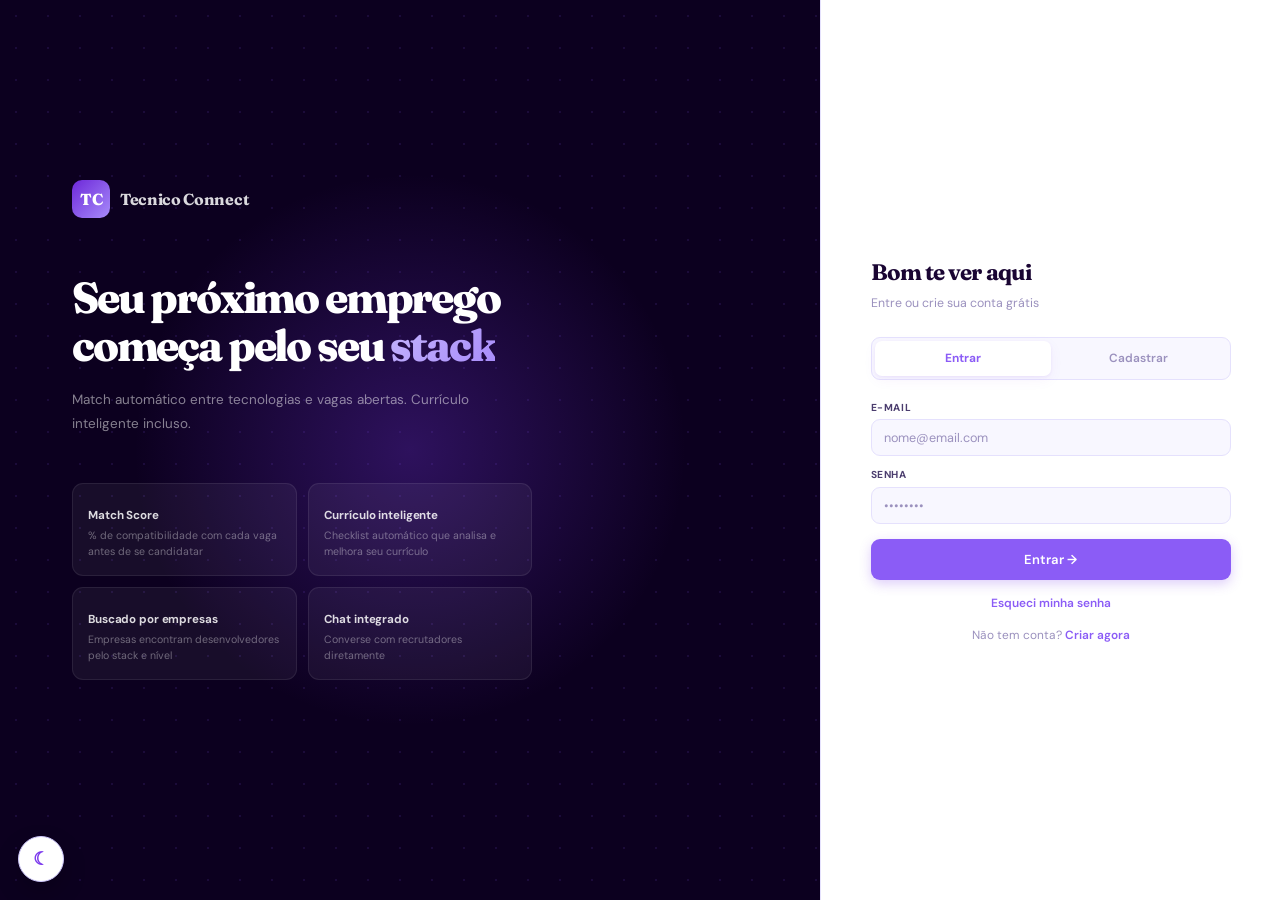
<file: TecnicoConnect-main/TecnicoConnect-main/TCC/plataforma/index.html>
<!DOCTYPE html>
<html lang="pt-BR">
<head>
<meta charset="UTF-8">
<meta name="viewport" content="width=device-width, initial-scale=1.0">
<title>Técnico Connect</title>
<link href="https://fonts.googleapis.com/css2?family=DM+Sans:opsz,wght@9..40,300;9..40,400;9..40,500;9..40,600;9..40,700;9..40,800&family=Fraunces:opsz,wght@9..144,700;9..144,800;9..144,900&family=DM+Mono:wght@400;500&display=swap" rel="stylesheet">
<style>


*, *::before, *::after { box-sizing: border-box; margin: 0; padding: 0; }

:root {
  --p: #8b5cf6; --p2: #7c3aed; --p3: #6d28d9; --pl: #a78bfa;
  --pll: #ede9fe; --pdark: #4c1d95;
  --bg: #f8f7ff; --surface: #ffffff; --surface2: #faf9ff;
  --border: #e5e1fd; --border2: #cdc6fb;
  --t1: #1a0533; --t2: #4b3d6e; --t3: #9b91be;
  --green: #059669; --amber: #d97706; --rose: #dc2626;
  --sh: 0 1px 3px rgba(109,40,217,.07), 0 4px 14px rgba(109,40,217,.05);
  --sh2: 0 4px 16px rgba(109,40,217,.12), 0 16px 40px rgba(109,40,217,.14);
  --r: 13px; --rsm: 9px;
}

html, body {
  height: 100%;
  font-family: 'DM Sans', sans-serif;
  background: var(--bg);
  color: var(--t1);
  font-size: 14.5px;
  line-height: 1.55;
  -webkit-font-smoothing: antialiased;
  overflow: hidden; 
}


.page {
  display: none;
  width: 100vw;
  height: 100vh;
  overflow: hidden;
  position: absolute;
  top: 0; left: 0;
}
.page.active { display: flex; flex-direction: column; }


.page-content {
  flex: 1;
  overflow-y: auto;
  overflow-x: hidden;
}
.page-content::-webkit-scrollbar { width: 4px; }
.page-content::-webkit-scrollbar-thumb { background: var(--border2); border-radius: 2px; }


.f-serif { font-family: 'Fraunces', serif; }
.f-mono  { font-family: 'DM Mono', monospace; }


#pg-auth {
  display: none;
  flex-direction: row;
}
#pg-auth.active { display: flex; }

.auth-left {
  flex: 1;
  background: #0c001f;
  padding: 64px 72px;
  display: flex;
  flex-direction: column;
  justify-content: center;
  position: relative;
  overflow: hidden;
}
.auth-left::before {
  content: '';
  position: absolute; inset: 0;
  background-image: radial-gradient(rgba(139,92,246,.4) 1px, transparent 1px);
  background-size: 32px 32px;
  opacity: .3;
}
.auth-left::after {
  content: '';
  position: absolute;
  width: 600px; height: 600px; border-radius: 50%;
  background: radial-gradient(circle, rgba(124,58,237,.3) 0%, transparent 65%);
  top: 50%; left: 50%; transform: translate(-50%,-50%);
  pointer-events: none;
}
.al-inner { position: relative; z-index: 1; }
.al-logo {
  display: flex; align-items: center; gap: 10px;
  margin-bottom: 56px;
}
.al-mark {
  width: 38px; height: 38px; border-radius: 10px;
  background: linear-gradient(135deg, var(--p3), var(--pl));
  display: flex; align-items: center; justify-content: center;
  font-family: 'Fraunces', serif; font-size: 1.1rem; font-weight: 800; color: #fff;
}
.al-brand { font-family: 'Fraunces', serif; font-size: 1.1rem; color: rgba(255,255,255,.85); font-weight: 700; letter-spacing: -.02em; }
.al-headline {
  font-family: 'Fraunces', serif;
  font-size: 3rem; font-weight: 800;
  color: #fff; line-height: 1.1; letter-spacing: -.05em;
  margin-bottom: 18px;
}
.al-headline .acc {
  background: linear-gradient(135deg, #c4b5fd, var(--pl));
  -webkit-background-clip: text; -webkit-text-fill-color: transparent; background-clip: text;
}
.al-desc { color: rgba(255,255,255,.5); font-size: .93rem; line-height: 1.75; max-width: 420px; margin-bottom: 48px; }
.al-cards { display: grid; grid-template-columns: 1fr 1fr; gap: 11px; max-width: 460px; margin-bottom: 40px; }
.al-card {
  background: rgba(255,255,255,.05); border: 1px solid rgba(255,255,255,.08);
  border-radius: 11px; padding: 15px;
}
.al-card-icon { font-size: 1.3rem; margin-bottom: 8px; }
.al-card-title { font-size: .8rem; font-weight: 700; color: rgba(255,255,255,.85); margin-bottom: 3px; letter-spacing: -.01em; }
.al-card-desc { font-size: .73rem; color: rgba(255,255,255,.38); line-height: 1.5; }
.al-stats { display: flex; gap: 28px; }
.als-n { font-family: 'Fraunces', serif; font-size: 1.5rem; font-weight: 800; color: #fff; line-height: 1; letter-spacing: -.04em; }
.als-l { font-size: .71rem; color: rgba(255,255,255,.4); margin-top: 3px; }

.auth-right {
  width: 460px; flex-shrink: 0;
  background: var(--surface);
  display: flex; align-items: center; justify-content: center;
  padding: 48px 44px;
  border-left: 1px solid var(--border);
  overflow-y: auto;
}
.auth-box { width: 100%; max-width: 360px; }

@media (max-width: 900px) {
  .auth-left { display: none; }
  .auth-right { width: 100%; }
}







.auth-title { font-family: 'Fraunces', serif; font-size: 1.55rem; color: var(--t1); margin-bottom: 4px; font-weight: 700; letter-spacing: -.04em; }
.auth-sub { color: var(--t3); font-size: .85rem; margin-bottom: 24px; }
.tabs { display: flex; background: var(--bg); border-radius: var(--rsm); padding: 3px; margin-bottom: 20px; border: 1px solid var(--border); }
.tab { flex: 1; text-align: center; padding: 8px; border-radius: 7px; cursor: pointer; font-weight: 600; font-size: .82rem; color: var(--t3); transition: .15s; }
.tab.on { background: var(--surface); color: var(--p); box-shadow: var(--sh); font-weight: 700; }
.aform { display: none; }
.aform.on { display: block; }
.field { margin-bottom: 11px; }
.field label { display: block; font-size: .7rem; font-weight: 700; color: var(--t2); text-transform: uppercase; letter-spacing: .06em; margin-bottom: 4px; }
.field input, .field select, .field textarea {
  width: 100%; padding: 9px 12px;
  border: 1px solid var(--border); border-radius: var(--rsm);
  font-family: 'DM Sans', sans-serif; font-size: .87rem; color: var(--t1);
  background: var(--bg); transition: .15s; appearance: none; outline: none;
}
.field input:focus, .field select:focus, .field textarea:focus {
  border-color: var(--p); background: var(--surface);
  box-shadow: 0 0 0 3px rgba(124,58,237,.1);
}
.field input::placeholder { color: var(--t3); }
.tipo-pick { display: flex; gap: 8px; margin-bottom: 11px; }
.tipo-opt { flex: 1; border: 1px solid var(--border); border-radius: var(--rsm); padding: 12px 8px; text-align: center; cursor: pointer; transition: .15s; background: var(--bg); }
.tipo-opt:hover { border-color: var(--pl); }
.tipo-opt.on { border-color: var(--p); background: var(--pll); border-width: 2px; }
.tipo-opt .to-icon { font-size: 1.25rem; margin-bottom: 4px; }
.tipo-opt .to-name { font-size: .76rem; font-weight: 600; color: var(--t1); }

.btn { display: inline-flex; align-items: center; justify-content: center; gap: 6px; padding: 9px 18px; border: none; border-radius: var(--rsm); font-family: 'DM Sans', sans-serif; font-weight: 600; font-size: .85rem; cursor: pointer; transition: .15s; white-space: nowrap; }
.btn-primary { background: var(--p); color: #fff; width: 100%; padding: 12px; margin-top: 4px; box-shadow: 0 4px 12px rgba(124,58,237,.25); font-size: .9rem; }
.btn-primary:hover { background: var(--p2); box-shadow: 0 6px 20px rgba(124,58,237,.35); transform: translateY(-1px); }
.btn-primary:active { transform: scale(.99); }
.btn-p { background: var(--p); color: #fff; }
.btn-p:hover { background: var(--p2); }
.btn-ghost { background: transparent; color: var(--t2); border: 1px solid var(--border); }
.btn-ghost:hover { border-color: var(--p); color: var(--p); background: var(--pll); }
.btn-danger { background: rgba(220,38,38,.07); color: var(--rose); border: 1px solid rgba(220,38,38,.15); }
.btn-danger:hover { background: rgba(220,38,38,.12); }
.btn-green { background: var(--green); color: #fff; }
.btn-green:hover { filter: brightness(1.07); }
.btn-sm { padding: 5px 12px; font-size: .77rem; border-radius: 6px; }
.auth-switch { text-align: center; margin-top: 14px; font-size: .82rem; color: var(--t3); }
.auth-switch a { color: var(--p); font-weight: 600; cursor: pointer; text-decoration: none; }






.navbar {
  height: 58px; flex-shrink: 0;
  background: rgba(255,255,255,.97); backdrop-filter: blur(16px);
  border-bottom: 1px solid var(--border);
  display: flex; align-items: center; padding: 0 22px; gap: 6px;
  position: relative; z-index: 10;
}
.nav-brand { display: flex; align-items: center; gap: 8px; cursor: pointer; margin-right: 10px; text-decoration: none; }
.nav-mark { width: 28px; height: 28px; background: linear-gradient(135deg, var(--p3), var(--p)); border-radius: 8px; display: flex; align-items: center; justify-content: center; font-family: 'Fraunces', serif; font-size: .85rem; font-weight: 800; color: #fff; flex-shrink: 0; }
.nav-word { font-family: 'Fraunces', serif; font-size: 1rem; font-weight: 700; color: var(--t1); letter-spacing: -.03em; }
.nav-word span { color: var(--p); }
.nav-links { display: flex; gap: 1px; flex: 1; }
.nav-link { padding: 6px 12px; border-radius: 7px; cursor: pointer; font-size: .82rem; font-weight: 500; color: var(--t2); transition: .12s; }
.nav-link:hover { color: var(--t1); background: var(--bg); }
.nav-link.on { color: var(--p); background: var(--pll); font-weight: 600; }
.nav-link.cv-link { color: var(--p); font-weight: 600; border: 1px solid var(--border2); }
.nav-link.cv-link.on { background: var(--p); color: #fff; border-color: var(--p); }
.nav-right { display: flex; align-items: center; gap: 8px; margin-left: auto; }
.nav-uname { font-size: .81rem; font-weight: 500; color: var(--t2); max-width: 120px; overflow: hidden; text-overflow: ellipsis; white-space: nowrap; }
.av { border-radius: 9px; background: linear-gradient(135deg, var(--p3), var(--p)); color: #fff; display: inline-flex; align-items: center; justify-content: center; font-weight: 700; flex-shrink: 0; cursor: pointer; font-size: .82rem; width: 32px; height: 32px; letter-spacing: .02em; }
.av.lg { width: 48px; height: 48px; font-size: 1rem; border-radius: 12px; }
.av.xl { width: 68px; height: 68px; font-size: 1.4rem; border-radius: 18px; border: 3px solid var(--surface); }
.av.co { background: linear-gradient(135deg, var(--pdark), var(--p2)); }

/* ════════════════════════════════════════
   INNER TABS (Feed, Vagas, etc.)
════════════════════════════════════════ */
.inner-tabs {
  height: 48px; flex-shrink: 0;
  background: var(--surface); border-bottom: 1px solid var(--border);
  display: flex; align-items: center; padding: 0 22px; gap: 2px;
}
.inner-tab { padding: 6px 14px; border-radius: 7px; cursor: pointer; font-size: .82rem; font-weight: 500; color: var(--t2); transition: .12s; white-space: nowrap; }
.inner-tab:hover { color: var(--t1); background: var(--bg); }
.inner-tab.on { color: var(--p); background: var(--pll); font-weight: 600; }
.inner-tab.cv-tab { color: var(--p); font-weight: 600; border: 1px solid var(--border2); margin-left: auto; }
.inner-tab.cv-tab.on { background: var(--p); color: #fff; border-color: var(--p); }

/* ════════════════════════════════════════
   PANELS (sections inside a page)
════════════════════════════════════════ */
.panel { display: none; flex: 1; overflow-y: auto; }
.panel.active { display: block; }
.panel::-webkit-scrollbar { width: 4px; }
.panel::-webkit-scrollbar-thumb { background: var(--border2); border-radius: 2px; }

/* ════════════════════════════════════════
   LAYOUT 3-COL (Feed)
════════════════════════════════════════ */
.three-col {
  max-width: 1100px; margin: 0 auto; padding: 20px 18px;
  display: grid; grid-template-columns: 228px 1fr 246px; gap: 16px; align-items: start;
}
@media (max-width: 1024px) { .three-col { grid-template-columns: 210px 1fr; } .col-right { display: none; } }
@media (max-width: 680px) { .three-col { grid-template-columns: 1fr; } .col-left { display: none; } }
.col-left, .col-right { position: sticky; top: 20px; }

.wrap { max-width: 820px; margin: 0 auto; padding: 20px 18px; }

/* ════════════════════════════════════════
   CARD
════════════════════════════════════════ */
.card { background: var(--surface); border-radius: var(--r); box-shadow: var(--sh); border: 1px solid var(--border); overflow: hidden; transition: box-shadow .15s; }
.card:hover { box-shadow: var(--sh2); }
.card + .card { margin-top: 12px; }
.card-body { padding: 16px; }

/* ════════════════════════════════════════
   SIDEBAR PROFILE
════════════════════════════════════════ */
.side-cover {
  height: 58px;
  background: #0c001f; position: relative; overflow: hidden;
}
.side-cover::before { content: ''; position: absolute; inset: 0; background-image: radial-gradient(rgba(139,92,246,.35) 1px, transparent 1px); background-size: 18px 18px; opacity: .5; }
.side-cover::after { content: ''; position: absolute; inset: 0; background: linear-gradient(135deg, rgba(76,29,149,.5), rgba(139,92,246,.3)); }
.side-body { padding: 0 14px 14px; }
.side-av-wrap { margin-top: -18px; margin-bottom: 9px; }
.side-av { border: 2.5px solid var(--surface) !important; }
.side-name { font-weight: 700; font-size: .88rem; color: var(--t1); letter-spacing: -.02em; }
.side-role { font-size: .74rem; color: var(--t3); margin-top: 2px; }
.score-box { background: linear-gradient(135deg, var(--bg), rgba(237,233,254,.7)); border-radius: 9px; padding: 10px; margin-top: 10px; border: 1px solid var(--border); }
.sb-l { font-size: .66rem; font-weight: 700; color: var(--t3); text-transform: uppercase; letter-spacing: .07em; margin-bottom: 6px; }
.score-bar { height: 5px; background: var(--border); border-radius: 999px; overflow: hidden; margin-bottom: 5px; }
.score-fill { height: 100%; background: linear-gradient(90deg, var(--p), var(--pl)); border-radius: 999px; transition: width .6s cubic-bezier(.34,1.56,.64,1); }
.score-row { display: flex; justify-content: space-between; align-items: baseline; }
.score-n { font-family: 'Fraunces', serif; font-size: 1.3rem; font-weight: 700; color: var(--p2); line-height: 1; letter-spacing: -.04em; }
.score-d { font-size: .69rem; color: var(--t3); }
.streak-badge { display: flex; align-items: center; gap: 8px; background: linear-gradient(135deg, var(--pdark), var(--p2)); border-radius: 8px; padding: 9px 11px; margin-top: 9px; }
.sb-ico { font-size: 1rem; flex-shrink: 0; }
.sb-txt { font-size: .76rem; font-weight: 600; color: rgba(255,255,255,.9); line-height: 1.3; }
.sb-sub { font-size: .67rem; color: rgba(255,255,255,.5); margin-top: 2px; }
.side-menu { overflow: hidden; border-top: 1px solid var(--border); }
.sm-item { padding: 9px 14px; display: flex; align-items: center; gap: 9px; cursor: pointer; font-size: .82rem; font-weight: 500; color: var(--t2); border-bottom: 1px solid var(--border); transition: .12s; }
.sm-item:last-child { border-bottom: none; }
.sm-item:hover { color: var(--t1); background: var(--bg); }
.sm-item.on { color: var(--p); background: var(--pll); font-weight: 600; }
.sm-item .si { font-size: .82rem; width: 15px; text-align: center; flex-shrink: 0; opacity: .7; }
.sm-item.on .si { opacity: 1; }

/* ════════════════════════════════════════
   FEED
════════════════════════════════════════ */
.composer { display: flex; gap: 9px; align-items: flex-start; }
.composer-ta { flex: 1; border: 1px solid var(--border); border-radius: var(--rsm); padding: 9px 12px; font-family: 'DM Sans', sans-serif; font-size: .87rem; color: var(--t1); resize: none; min-height: 38px; transition: .15s; background: var(--bg); outline: none; }
.composer-ta:focus { border-color: var(--p); background: var(--surface); box-shadow: 0 0 0 3px rgba(124,58,237,.07); }
.composer-ta::placeholder { color: var(--t3); }
.quick-tags { display: flex; gap: 5px; margin-top: 9px; padding-top: 9px; border-top: 1px solid var(--border); flex-wrap: wrap; }
.post { padding: 15px; }
.post + .post { border-top: 1px solid var(--bg); }
.post-head { display: flex; align-items: flex-start; gap: 9px; margin-bottom: 9px; }
.post-meta { flex: 1; }
.pm-name { font-weight: 600; font-size: .86rem; color: var(--t1); letter-spacing: -.02em; }
.pm-role { font-size: .72rem; color: var(--t3); margin-top: 1px; }
.pm-time { font-size: .69rem; color: var(--t3); white-space: nowrap; }
.post-txt { font-size: .85rem; line-height: 1.7; color: var(--t1); margin-bottom: 9px; white-space: pre-wrap; }
.post-tags { display: flex; flex-wrap: wrap; gap: 5px; margin-bottom: 9px; }
.tag { padding: 2px 8px; border-radius: 5px; font-size: .69rem; font-weight: 500; background: var(--pll); color: var(--p2); font-family: 'DM Mono', monospace; }
.post-foot { display: flex; gap: 4px; padding-top: 9px; border-top: 1px solid var(--bg); }
.act-btn { padding: 5px 10px; border: none; background: transparent; border-radius: 6px; cursor: pointer; font-size: .77rem; color: var(--t3); font-family: 'DM Sans', sans-serif; display: flex; align-items: center; gap: 4px; font-weight: 500; transition: .12s; }
.act-btn:hover { background: var(--pll); color: var(--p); }
.empty-state { padding: 40px 20px; text-align: center; color: var(--t3); }
.es-icon { font-size: 1.8rem; margin-bottom: 9px; opacity: .45; }
.es-title { font-weight: 600; color: var(--t2); margin-bottom: 3px; font-size: .86rem; }
.es-sub { font-size: .77rem; line-height: 1.55; }

/* ════════════════════════════════════════
   PAGE HEADER
════════════════════════════════════════ */
.p-header { display: flex; align-items: center; justify-content: space-between; margin-bottom: 16px; flex-wrap: wrap; gap: 10px; }
.p-title { font-family: 'Fraunces', serif; font-size: 1.2rem; color: var(--t1); font-weight: 700; letter-spacing: -.04em; }
.search-row { display: flex; gap: 8px; flex-wrap: wrap; margin-bottom: 14px; }
.search-inp { flex: 1; min-width: 200px; padding: 8px 12px; border: 1px solid var(--border); border-radius: var(--rsm); font-family: 'DM Sans', sans-serif; font-size: .85rem; background: var(--surface); outline: none; transition: .15s; }
.search-inp:focus { border-color: var(--p); }
.filter-s { padding: 8px 26px 8px 12px; border: 1px solid var(--border); border-radius: var(--rsm); font-family: 'DM Sans', sans-serif; font-size: .82rem; background: var(--surface); color: var(--t1); cursor: pointer; appearance: none; background-image: url("data:image/svg+xml,%3Csvg xmlns='http://www.w3.org/2000/svg' width='10' height='6' fill='none'%3E%3Cpath d='M1 1l4 4 4-4' stroke='%239b91be' stroke-width='1.5' stroke-linecap='round'/%3E%3C/svg%3E"); background-repeat: no-repeat; background-position: right 8px center; outline: none; }
.filter-s:focus { border-color: var(--p); }
.vagas-list { display: flex; flex-direction: column; gap: 10px; }

/* ════════════════════════════════════════
   VAGA CARD
════════════════════════════════════════ */
.vaga-card { padding: 17px; }
.vaga-titulo { font-weight: 700; font-size: .93rem; color: var(--t1); letter-spacing: -.02em; }
.vaga-emp { font-size: .76rem; color: var(--t3); margin-top: 2px; }
.vaga-badges { display: flex; flex-wrap: wrap; gap: 5px; margin: 8px 0; }
.badge { padding: 3px 8px; border-radius: 5px; font-size: .7rem; font-weight: 500; background: var(--bg); color: var(--t2); border: 1px solid var(--border); }
.badge-nivel { background: rgba(217,119,6,.08); color: #92400e; border-color: rgba(217,119,6,.18); }
.badge-area { background: var(--pll); color: var(--p2); border-color: var(--border2); }
.badge-green { background: rgba(5,150,105,.08); color: #065f46; border-color: rgba(5,150,105,.18); }
.badge-blue { background: rgba(37,99,235,.07); color: #1e40af; border-color: rgba(37,99,235,.15); }
.match-bar { display: flex; align-items: center; gap: 12px; background: linear-gradient(135deg, rgba(124,58,237,.04), rgba(167,139,250,.06)); border: 1px solid rgba(124,58,237,.15); border-radius: 9px; padding: 10px 13px; margin: 9px 0; }
.mb-val { font-family: 'Fraunces', serif; font-size: 1.45rem; font-weight: 700; color: var(--p2); line-height: 1; flex-shrink: 0; min-width: 42px; letter-spacing: -.04em; }
.mb-info { flex: 1; }
.mb-label { font-size: .65rem; font-weight: 600; color: var(--t3); text-transform: uppercase; letter-spacing: .07em; margin-bottom: 4px; }
.mb-bar { height: 4px; background: var(--border); border-radius: 999px; overflow: hidden; }
.mb-fill { height: 100%; background: linear-gradient(90deg, var(--p), var(--pl)); border-radius: 999px; }
.mb-det { font-size: .71rem; color: var(--t2); margin-top: 3px; }
.vaga-desc { font-size: .82rem; color: var(--t2); line-height: 1.65; margin-bottom: 9px; }
.stack-tags { display: flex; flex-wrap: wrap; gap: 4px; margin-bottom: 11px; }
.stack-tag { padding: 2px 8px; background: var(--bg); border-radius: 5px; font-size: .7rem; color: var(--t2); border: 1px solid var(--border); font-family: 'DM Mono', monospace; }
.vaga-foot { display: flex; justify-content: space-between; align-items: center; }
.vaga-info-sm { font-size: .71rem; color: var(--t3); }

/* ════════════════════════════════════════
   PERFIL
════════════════════════════════════════ */
.prof-cover {
  height: 140px; border-radius: var(--r) var(--r) 0 0;
  background: #0c001f; position: relative; overflow: hidden;
}
.prof-cover::before { content: ''; position: absolute; inset: 0; background-image: radial-gradient(rgba(139,92,246,.35) 1px, transparent 1px); background-size: 26px 26px; opacity: .45; }
.prof-cover::after { content: ''; position: absolute; inset: 0; background: linear-gradient(135deg, rgba(76,29,149,.55), rgba(139,92,246,.3)); }
.edit-cov { position: absolute; bottom: 10px; right: 12px; padding: 5px 11px; background: rgba(0,0,0,.25); backdrop-filter: blur(8px); color: #fff; border: 1px solid rgba(255,255,255,.15); border-radius: 7px; font-size: .72rem; font-weight: 600; cursor: pointer; font-family: 'DM Sans', sans-serif; z-index: 1; }
.prof-header { background: var(--surface); border-radius: 0 0 var(--r) var(--r); padding: 0 22px 18px; border: 1px solid var(--border); border-top: none; box-shadow: var(--sh); margin-bottom: 12px; }
.ph-av-row { display: flex; justify-content: space-between; align-items: flex-end; margin-bottom: 9px; }
.ph-av-wrap { margin-top: -26px; }
.ph-name { font-family: 'Fraunces', serif; font-size: 1.3rem; color: var(--t1); font-weight: 700; letter-spacing: -.04em; }
.ph-sub { font-size: .81rem; color: var(--t2); margin-top: 3px; }
.ph-bio { font-size: .82rem; color: var(--t2); line-height: 1.7; margin-top: 10px; padding: 10px 13px; background: var(--bg); border-radius: 8px; border-left: 3px solid var(--p); }
.ph-links { display: flex; gap: 7px; margin-top: 9px; flex-wrap: wrap; }
.ph-link { font-size: .74rem; color: var(--p); font-weight: 600; text-decoration: none; display: flex; align-items: center; gap: 4px; padding: 4px 10px; background: var(--pll); border-radius: 6px; border: 1px solid var(--border2); transition: .12s; }
.ph-link:hover { background: var(--border2); }
.ph-stats { display: flex; margin-top: 13px; padding-top: 13px; border-top: 1px solid var(--border); }
.phs { flex: 1; text-align: center; padding: 5px 0; border-right: 1px solid var(--border); }
.phs:last-child { border-right: none; }
.phs-n { font-family: 'Fraunces', serif; font-size: 1.2rem; font-weight: 700; color: var(--p2); letter-spacing: -.04em; }
.phs-l { font-size: .67rem; color: var(--t3); margin-top: 1px; }

.conexao-big { background: #0c001f; border-radius: var(--r); padding: 20px; margin-bottom: 12px; position: relative; overflow: hidden; }
.conexao-big::before { content: ''; position: absolute; inset: 0; background-image: radial-gradient(rgba(139,92,246,.3) 1px, transparent 1px); background-size: 22px 22px; opacity: .3; }
.conexao-big::after { content: ''; position: absolute; width: 280px; height: 280px; border-radius: 50%; background: radial-gradient(circle, rgba(124,58,237,.28) 0%, transparent 70%); top: -70px; right: -50px; pointer-events: none; }
.cb-inner { position: relative; z-index: 1; }
.cb-head { font-size: .67rem; font-weight: 700; text-transform: uppercase; letter-spacing: .08em; color: rgba(255,255,255,.4); margin-bottom: 12px; }
.cb-score { font-family: 'Fraunces', serif; font-size: 3rem; font-weight: 800; color: #c4b5fd; line-height: 1; letter-spacing: -.06em; }
.cb-sublabel { font-size: .77rem; color: rgba(255,255,255,.45); margin-bottom: 11px; margin-top: 3px; }
.cb-bar2 { height: 6px; background: rgba(255,255,255,.12); border-radius: 999px; overflow: hidden; }
.cb-fill2 { height: 100%; background: linear-gradient(90deg, #c4b5fd, #a78bfa); border-radius: 999px; transition: width .8s cubic-bezier(.34,1.56,.64,1); }
.cb-grid { display: grid; grid-template-columns: 1fr 1fr; gap: 7px; margin-top: 11px; }
.cb-item { background: rgba(255,255,255,.06); border-radius: 8px; padding: 9px; border: 1px solid rgba(255,255,255,.05); }
.cb-item-l { font-size: .66rem; color: rgba(255,255,255,.4); margin-bottom: 3px; }
.cb-item-v { font-weight: 700; font-size: .86rem; color: #fff; }
.cb-tip { margin-top: 11px; padding: 9px 12px; background: rgba(196,181,253,.1); border-left: 2px solid #c4b5fd; border-radius: 0 7px 7px 0; font-size: .77rem; color: rgba(255,255,255,.6); line-height: 1.55; }

.section { background: var(--surface); border-radius: var(--r); box-shadow: var(--sh); padding: 16px; margin-bottom: 11px; border: 1px solid var(--border); }
.section-head { display: flex; justify-content: space-between; align-items: center; margin-bottom: 13px; }
.section-title { font-weight: 600; font-size: .87rem; color: var(--t1); }
.skills-wrap { display: flex; flex-wrap: wrap; gap: 6px; }
.skill-pill { padding: 4px 10px; background: var(--bg); border-radius: 6px; font-size: .77rem; color: var(--t1); border: 1px solid var(--border); display: flex; align-items: center; gap: 6px; font-family: 'DM Mono', monospace; }
.sp-lvl { font-size: .65rem; color: var(--t3); font-family: 'DM Sans', sans-serif; }
.skill-del { background: none; border: none; color: var(--t3); cursor: pointer; font-size: .8rem; padding: 0 0 0 1px; transition: .1s; }
.skill-del:hover { color: var(--rose); }
.exp-item { padding: 10px 0; border-top: 1px solid var(--border); }
.exp-item:first-child { border-top: none; padding-top: 0; }
.exp-cargo { font-weight: 600; font-size: .87rem; letter-spacing: -.02em; }
.exp-emp { font-size: .78rem; color: var(--p); margin-top: 2px; font-weight: 500; }
.exp-per { font-size: .71rem; color: var(--t3); margin-top: 2px; }
.exp-desc { font-size: .79rem; color: var(--t2); margin-top: 4px; line-height: 1.65; }
.proj-item { padding: 10px 0; border-top: 1px solid var(--border); }
.proj-item:first-child { border-top: none; padding-top: 0; }
.proj-nome { font-weight: 600; font-size: .86rem; letter-spacing: -.01em; display: flex; align-items: center; gap: 6px; }
.proj-desc { font-size: .78rem; color: var(--t2); margin-top: 3px; line-height: 1.6; }
.proj-stack { display: flex; flex-wrap: wrap; gap: 4px; margin-top: 5px; }
.proj-link { font-size: .73rem; color: var(--p); font-weight: 600; text-decoration: none; display: inline-flex; align-items: center; gap: 3px; margin-top: 4px; }
.proj-link:hover { text-decoration: underline; }
.cert-item { display: flex; align-items: flex-start; gap: 9px; padding: 9px 0; border-top: 1px solid var(--border); }
.cert-item:first-child { border-top: none; padding-top: 0; }
.cert-icon { width: 30px; height: 30px; border-radius: 7px; background: var(--pll); display: flex; align-items: center; justify-content: center; font-size: .85rem; flex-shrink: 0; border: 1px solid var(--border2); }
.cert-nome { font-weight: 600; font-size: .83rem; }
.cert-inst { font-size: .72rem; color: var(--t3); margin-top: 2px; }
.idioma-item { display: flex; align-items: center; justify-content: space-between; padding: 7px 0; border-top: 1px solid var(--border); }
.idioma-item:first-child { border-top: none; }
.idioma-nome { font-weight: 500; font-size: .83rem; }
.idioma-nivel { font-size: .71rem; color: var(--t3); padding: 3px 8px; background: var(--bg); border-radius: 5px; border: 1px solid var(--border); }

/* ════════════════════════════════════════
   CURRÍCULO
════════════════════════════════════════ */
.cv-split { display: grid; grid-template-columns: 1fr 1fr; gap: 16px; align-items: start; }
@media (max-width: 740px) { .cv-split { grid-template-columns: 1fr; } }
.cv-builder { border-radius: var(--r); overflow: hidden; border: 1px solid var(--border); box-shadow: var(--sh); }
.cv-bhead { padding: 15px 18px; background: #0c001f; color: #fff; position: relative; overflow: hidden; }
.cv-bhead::before { content: ''; position: absolute; inset: 0; background-image: radial-gradient(rgba(139,92,246,.3) 1px, transparent 1px); background-size: 18px 18px; opacity: .35; }
.cv-bhead-t { font-family: 'Fraunces', serif; font-weight: 700; font-size: .92rem; position: relative; z-index: 1; }
.cv-bhead-s { font-size: .73rem; color: rgba(255,255,255,.45); margin-top: 2px; position: relative; z-index: 1; }
.cv-prog { padding: 13px 16px; background: var(--surface); border-bottom: 1px solid var(--border); }
.cp-row { display: flex; justify-content: space-between; align-items: center; margin-bottom: 6px; }
.cp-title { font-weight: 600; font-size: .82rem; color: var(--t1); }
.cp-pct { font-family: 'Fraunces', serif; font-size: 1.05rem; font-weight: 700; color: var(--p2); letter-spacing: -.04em; }
.cp-bar { height: 6px; background: var(--border); border-radius: 999px; overflow: hidden; }
.cp-fill { height: 100%; background: linear-gradient(90deg, var(--p), var(--pl)); border-radius: 999px; transition: width .5s ease; }
.cp-note { font-size: .71rem; color: var(--t3); margin-top: 4px; }
.cv-sec { padding: 13px 16px; border-bottom: 1px solid var(--border); background: var(--surface); }
.cv-sec-t { font-size: .67rem; font-weight: 700; text-transform: uppercase; letter-spacing: .07em; color: var(--t3); margin-bottom: 9px; display: flex; align-items: center; gap: 7px; }
.cv-sec-t::after { content: ''; flex: 1; height: 1px; background: var(--border); }
.checklist { display: flex; flex-direction: column; gap: 6px; }
.check-item { display: flex; align-items: flex-start; gap: 8px; padding: 8px 10px; border-radius: 7px; border: 1px solid var(--border); background: var(--bg); cursor: pointer; transition: .12s; }
.check-item.done { background: rgba(5,150,105,.04); border-color: rgba(5,150,105,.18); }
.check-item.warn { background: rgba(217,119,6,.04); border-color: rgba(217,119,6,.18); }
.check-item.missing { background: rgba(220,38,38,.04); border-color: rgba(220,38,38,.15); }
.ci-dot { width: 16px; height: 16px; border-radius: 50%; flex-shrink: 0; margin-top: 1px; display: flex; align-items: center; justify-content: center; font-size: .68rem; font-weight: 700; }
.ci-dot.done { background: rgba(5,150,105,.15); color: #065f46; }
.ci-dot.warn { background: rgba(217,119,6,.15); color: #92400e; }
.ci-dot.missing { background: rgba(220,38,38,.1); color: #991b1b; }
.ci-title { font-weight: 600; font-size: .8rem; color: var(--t1); letter-spacing: -.01em; }
.ci-desc { font-size: .73rem; color: var(--t3); margin-top: 2px; line-height: 1.45; }
.ci-fix { display: inline-block; margin-top: 3px; font-size: .71rem; font-weight: 600; color: var(--p); cursor: pointer; }
.ci-fix:hover { text-decoration: underline; }
.tips-section { padding: 13px 16px; background: var(--surface); }
.tip-card { padding: 10px 12px; border-radius: 7px; margin-bottom: 7px; border: 1px solid var(--border); }
.tip-card:last-child { margin-bottom: 0; }
.tip-card.tip-green { background: rgba(5,150,105,.04); border-color: rgba(5,150,105,.18); }
.tip-card.tip-amber { background: rgba(217,119,6,.04); border-color: rgba(217,119,6,.18); }
.tip-card.tip-purple { background: var(--pll); border-color: var(--border2); }
.tip-head { font-weight: 700; font-size: .8rem; margin-bottom: 4px; display: flex; align-items: center; gap: 5px; }
.tip-body { font-size: .76rem; color: var(--t2); line-height: 1.6; }
.cv-preview { border-radius: var(--r); overflow: hidden; border: 1px solid var(--border); box-shadow: var(--sh); }
.cv-prev-head { padding: 11px 15px; border-bottom: 1px solid var(--border); display: flex; justify-content: space-between; align-items: center; background: var(--surface); }
.cv-prev-title { font-weight: 600; font-size: .83rem; color: var(--t1); }
.cv-doc { padding: 20px; font-family: 'DM Sans', sans-serif; font-size: 11.5px; line-height: 1.5; color: #18003a; max-height: 500px; overflow-y: auto; background: var(--surface); }
.cv-doc::-webkit-scrollbar { width: 3px; }
.cv-doc::-webkit-scrollbar-thumb { background: var(--border2); }
.cv-doc h1 { font-family: 'Fraunces', serif; font-size: 18px; font-weight: 800; color: #4c1d95; margin-bottom: 2px; }
.cv-doc .cv-job { font-size: 11px; font-weight: 600; color: #7c3aed; margin-bottom: 6px; }
.cv-doc .cv-contato { font-size: 10px; color: #6b7280; margin-bottom: 11px; display: flex; flex-wrap: wrap; gap: 8px; }
.cv-doc .cv-h2 { font-size: 9px; font-weight: 800; text-transform: uppercase; letter-spacing: .09em; color: #7c3aed; border-bottom: 1.5px solid #ede9fe; padding-bottom: 3px; margin: 12px 0 7px; }
.cv-doc .cv-exp-item { margin-bottom: 8px; }
.cv-doc .cv-exp-cargo { font-weight: 700; font-size: 11px; color: #18003a; }
.cv-doc .cv-exp-emp { font-size: 10px; color: #7c3aed; margin-top: 1px; font-weight: 500; }
.cv-doc .cv-exp-per { font-size: 9.5px; color: #9ca3af; margin-top: 1px; }
.cv-doc .cv-exp-desc { font-size: 10.5px; color: #4b5563; margin-top: 4px; line-height: 1.6; }
.cv-doc .cv-skills-row { display: flex; flex-wrap: wrap; gap: 4px; margin-bottom: 5px; }
.cv-doc .cv-skill { padding: 2px 7px; background: #f5f3ff; border-radius: 4px; font-size: 9.5px; font-weight: 500; color: #6d28d9; border: 1px solid #ede9fe; font-family: 'DM Mono', monospace; }
.cv-doc .cv-bio { font-size: 10.5px; color: #374151; line-height: 1.7; padding: 9px; background: #f5f3ff; border-radius: 6px; border-left: 2px solid #8b5cf6; }
.cv-score-badge { display: inline-flex; align-items: center; gap: 4px; padding: 3px 8px; background: #f5f3ff; border: 1px solid #c4b5fd; border-radius: 5px; font-size: 9px; font-weight: 600; color: #7c3aed; }

/* ════════════════════════════════════════
   EMPRESA DASHBOARD
════════════════════════════════════════ */
.dash-stats { display: grid; grid-template-columns: repeat(4, 1fr); gap: 10px; margin-bottom: 14px; }
@media (max-width: 760px) { .dash-stats { grid-template-columns: 1fr 1fr; } }
.stat-card { background: var(--surface); border-radius: var(--r); padding: 14px; box-shadow: var(--sh); border: 1px solid var(--border); }
.sc-icon { font-size: 1.1rem; margin-bottom: 7px; opacity: .8; }
.sc-val { font-family: 'Fraunces', serif; font-size: 1.7rem; font-weight: 700; color: var(--p2); line-height: 1; letter-spacing: -.05em; }
.sc-label { font-size: .72rem; color: var(--t3); margin-top: 3px; }
.cand-table { width: 100%; border-collapse: collapse; font-size: .82rem; }
.cand-table th { text-align: left; padding: 8px 12px; font-size: .66rem; font-weight: 700; color: var(--t3); text-transform: uppercase; letter-spacing: .07em; border-bottom: 1px solid var(--border); }
.cand-table td { padding: 10px 12px; border-bottom: 1px solid var(--bg); vertical-align: middle; }
.cand-table tr:last-child td { border-bottom: none; }
.cand-table tbody tr:hover td { background: var(--bg); }
.status-sel { border: none; background: transparent; font-family: 'DM Sans', sans-serif; font-weight: 600; font-size: .74rem; cursor: pointer; padding: 4px 8px; border-radius: 5px; }
.st-analise { background: rgba(217,119,6,.1); color: #92400e; }
.st-aprovado { background: rgba(5,150,105,.1); color: #065f46; }
.st-recusado { background: rgba(220,38,38,.08); color: #991b1b; }
.score-chip { display: inline-flex; align-items: center; gap: 3px; padding: 3px 8px; background: var(--pll); border-radius: 5px; font-weight: 700; font-size: .76rem; color: var(--p2); }

/* ════════════════════════════════════════
   MENSAGENS
════════════════════════════════════════ */
.msg-layout {
  display: grid; grid-template-columns: 250px 1fr;
  height: 100%; overflow: hidden;
  background: var(--surface); border: 1px solid var(--border);
  border-radius: var(--r); box-shadow: var(--sh);
  max-height: calc(100vh - 108px);
}
@media (max-width: 580px) { .msg-layout { grid-template-columns: 1fr; } .msg-list-col { display: none; } }
.msg-list-col { border-right: 1px solid var(--border); overflow-y: auto; background: var(--surface2); display: flex; flex-direction: column; }
.msg-list-head { padding: 12px 14px; font-weight: 600; font-size: .82rem; color: var(--t1); border-bottom: 1px solid var(--border); flex-shrink: 0; }
.msg-it { padding: 10px 13px; display: flex; align-items: center; gap: 9px; cursor: pointer; border-bottom: 1px solid var(--border); transition: .12s; }
.msg-it:hover, .msg-it.on { background: var(--bg); }
.msg-it.on { border-right: 2px solid var(--p); }
.mi-av { width: 34px; height: 34px; border-radius: 9px; background: linear-gradient(135deg, var(--p2), var(--p)); color: #fff; display: flex; align-items: center; justify-content: center; font-weight: 700; font-size: .82rem; flex-shrink: 0; }
.mi-info { flex: 1; min-width: 0; }
.mi-name { font-weight: 600; font-size: .81rem; }
.mi-prev { font-size: .72rem; color: var(--t3); white-space: nowrap; overflow: hidden; text-overflow: ellipsis; margin-top: 1px; }
.chat-col { display: flex; flex-direction: column; }
.chat-head { padding: 12px 16px; border-bottom: 1px solid var(--border); display: flex; align-items: center; gap: 9px; background: var(--surface); flex-shrink: 0; }
.ch-name { font-weight: 600; font-size: .87rem; }
.ch-role { font-size: .71rem; color: var(--t3); }
.ch-online { font-size: .67rem; color: var(--green); font-weight: 600; display: flex; align-items: center; gap: 3px; margin-left: auto; }
.ch-online::before { content: ''; width: 6px; height: 6px; background: var(--green); border-radius: 50%; }
.chat-msgs { flex: 1; overflow-y: auto; padding: 14px; display: flex; flex-direction: column; gap: 8px; background: var(--bg); }
.chat-msgs::-webkit-scrollbar { width: 3px; }
.no-chat { flex: 1; display: flex; flex-direction: column; align-items: center; justify-content: center; color: var(--t3); font-size: .82rem; gap: 8px; }
.bubble { max-width: 70%; padding: 8px 12px; border-radius: 12px; font-size: .84rem; line-height: 1.5; }
.bubble.sent { background: var(--p); color: #fff; align-self: flex-end; border-bottom-right-radius: 3px; }
.bubble.recv { background: var(--surface); color: var(--t1); align-self: flex-start; border-bottom-left-radius: 3px; border: 1px solid var(--border); }
.btime { font-size: .62rem; opacity: .55; margin-top: 2px; text-align: right; }
.chat-inp-row { padding: 10px 13px; border-top: 1px solid var(--border); display: flex; gap: 7px; background: var(--surface); flex-shrink: 0; }
.chat-inp { flex: 1; border: 1px solid var(--border); border-radius: var(--rsm); padding: 8px 11px; font-family: 'DM Sans', sans-serif; font-size: .86rem; resize: none; background: var(--bg); outline: none; }
.chat-inp:focus { border-color: var(--p); background: var(--surface); }
.btn-send { padding: 8px 14px; background: var(--p); color: #fff; border: none; border-radius: var(--rsm); cursor: pointer; font-weight: 600; font-size: .82rem; flex-shrink: 0; transition: .12s; }
.btn-send:hover { background: var(--p2); }

/* ════════════════════════════════════════
   RIGHT WIDGETS
════════════════════════════════════════ */
.widget { padding: 13px; }
.w-t { font-size: .66rem; font-weight: 700; color: var(--t3); text-transform: uppercase; letter-spacing: .08em; margin-bottom: 10px; }

/* ════════════════════════════════════════
   MODAL
════════════════════════════════════════ */
.overlay { display: none; position: fixed; inset: 0; background: rgba(12,0,31,.55); z-index: 200; align-items: center; justify-content: center; padding: 18px; backdrop-filter: blur(4px); }
.overlay.open { display: flex; animation: fi .15s ease; }
@keyframes fi { from { opacity: 0; } to { opacity: 1; } }
.modal { background: var(--surface); border-radius: 15px; padding: 22px; width: 100%; max-width: 500px; max-height: 90vh; overflow-y: auto; position: relative; animation: su .2s ease; border: 1px solid var(--border); box-shadow: var(--sh2); }
.modal::-webkit-scrollbar { width: 3px; }
@keyframes su { from { opacity: 0; transform: translateY(12px); } to { opacity: 1; transform: translateY(0); } }
.modal-close { position: absolute; top: 12px; right: 12px; background: var(--bg); border: 1px solid var(--border); width: 27px; height: 27px; border-radius: 7px; cursor: pointer; font-size: .83rem; color: var(--t2); display: flex; align-items: center; justify-content: center; transition: .1s; }
.modal-close:hover { background: var(--border); }
.modal-title { font-family: 'Fraunces', serif; font-size: 1.1rem; color: var(--t1); margin-bottom: 16px; font-weight: 700; letter-spacing: -.04em; }
.grid2 { display: grid; grid-template-columns: 1fr 1fr; gap: 10px; }
.ta-field { width: 100%; padding: 9px 12px; border: 1px solid var(--border); border-radius: var(--rsm); font-family: 'DM Sans', sans-serif; font-size: .85rem; min-height: 80px; background: var(--bg); outline: none; resize: vertical; transition: .15s; }
.ta-field:focus { border-color: var(--p); background: var(--surface); }

/* ════════════════════════════════════════
   TOAST
════════════════════════════════════════ */
.toast { position: fixed; bottom: 18px; right: 18px; background: var(--p); color: #fff; padding: 10px 16px; border-radius: 9px; font-size: .82rem; font-weight: 500; z-index: 999; display: none; box-shadow: var(--sh2); max-width: 280px; align-items: center; gap: 8px; }
.toast.show { display: flex; animation: su .25s ease; }

/* ════════════════════════════════════════
   DESENVOLVEDORES GRID
════════════════════════════════════════ */
.devs-grid { display: grid; grid-template-columns: repeat(auto-fill, minmax(260px, 1fr)); gap: 11px; }


/* ════ CONEXÕES / AMIGOS ════ */
.conn-layout {
  max-width: 960px; margin: 0 auto; padding: 20px 18px;
  display: grid; grid-template-columns: 280px 1fr; gap: 16px; align-items: start;
}
@media(max-width:700px){ .conn-layout{grid-template-columns:1fr} .conn-sidebar{display:none} }

.conn-sidebar { position: sticky; top: 20px; }

/* Card de desenvolvedor para sugestões/conexões */
.dev-conn-card {
  background: var(--surface); border: 1px solid var(--border);
  border-radius: var(--r); padding: 14px; display: flex;
  align-items: center; gap: 11px; transition: .12s;
}
.dev-conn-card:hover { box-shadow: var(--sh); }
.dev-conn-card + .dev-conn-card { margin-top: 9px; }
.dcc-av {
  width: 42px; height: 42px; border-radius: 11px; flex-shrink: 0;
  background: linear-gradient(135deg,var(--p3),var(--p));
  color: #fff; display: flex; align-items: center; justify-content: center;
  font-weight: 700; font-size: .95rem; overflow: hidden;
}
.dcc-info { flex: 1; min-width: 0; }
.dcc-name { font-weight: 600; font-size: .87rem; color: var(--t1); letter-spacing: -.02em; }
.dcc-role { font-size: .74rem; color: var(--t3); margin-top: 2px; }
.dcc-tags { display: flex; flex-wrap: wrap; gap: 4px; margin-top: 5px; }
.dcc-tag  { padding: 1px 7px; background: var(--bg); border: 1px solid var(--border); border-radius: 4px; font-size: .68rem; font-family: 'DM Mono',monospace; color: var(--t2); }
.dcc-actions { display: flex; flex-direction: column; gap: 5px; flex-shrink: 0; }

/* Connection status buttons */
.btn-connect   { background: var(--p); color: #fff; border: none; padding: 5px 13px; border-radius: 6px; font-family: 'DM Sans',sans-serif; font-size: .77rem; font-weight: 600; cursor: pointer; transition: .12s; white-space: nowrap; }
.btn-connect:hover { background: var(--p2); }
.btn-pending   { background: rgba(217,119,6,.1); color: #92400e; border: 1px solid rgba(217,119,6,.2); padding: 5px 13px; border-radius: 6px; font-family: 'DM Sans',sans-serif; font-size: .77rem; font-weight: 600; cursor: default; white-space: nowrap; }
.btn-connected { background: rgba(5,150,105,.1); color: #065f46; border: 1px solid rgba(5,150,105,.2); padding: 5px 13px; border-radius: 6px; font-family: 'DM Sans',sans-serif; font-size: .77rem; font-weight: 600; cursor: pointer; white-space: nowrap; transition: .12s; }
.btn-connected:hover { background: rgba(220,38,38,.08); color: var(--rose); border-color: rgba(220,38,38,.2); }
.btn-accept    { background: var(--green); color: #fff; border: none; padding: 5px 10px; border-radius: 6px; font-family: 'DM Sans',sans-serif; font-size: .75rem; font-weight: 600; cursor: pointer; white-space: nowrap; }
.btn-reject    { background: var(--bg); color: var(--t3); border: 1px solid var(--border); padding: 5px 10px; border-radius: 6px; font-family: 'DM Sans',sans-serif; font-size: .75rem; font-weight: 600; cursor: pointer; white-space: nowrap; }

/* Request card */
.req-card {
  background: var(--surface); border: 1px solid var(--border);
  border-radius: var(--r); padding: 13px 14px;
  display: flex; align-items: center; gap: 10px;
}
.req-card + .req-card { margin-top: 8px; }
.req-av {
  width: 38px; height: 38px; border-radius: 10px; flex-shrink: 0;
  background: linear-gradient(135deg,var(--p3),var(--p));
  color: #fff; display: flex; align-items: center; justify-content: center;
  font-weight: 700; font-size: .88rem; overflow: hidden;
}
.req-info { flex: 1; min-width: 0; }
.req-name { font-weight: 600; font-size: .84rem; color: var(--t1); }
.req-role { font-size: .72rem; color: var(--t3); margin-top: 1px; }
.req-msg  { font-size: .75rem; color: var(--t2); margin-top: 4px; font-style: italic; line-height: 1.4; }
.req-acts { display: flex; gap: 5px; flex-shrink: 0; }

/* Connection count badge */
.conn-count {
  display: inline-flex; align-items: center; gap: 4px;
  font-size: .72rem; font-weight: 600; color: var(--p2);
  background: var(--pll); padding: 2px 8px; border-radius: 999px;
  border: 1px solid var(--border2);
}

/* section divider */
.conn-section-t {
  font-size: .68rem; font-weight: 700; text-transform: uppercase;
  letter-spacing: .07em; color: var(--t3); margin-bottom: 10px;
  display: flex; align-items: center; gap: 8px;
}
.conn-section-t::after { content: ''; flex: 1; height: 1px; background: var(--border); }

/* activity feed item (post from connection) */
.conn-post {
  background: var(--surface); border: 1px solid var(--border);
  border-radius: var(--r); padding: 14px; margin-bottom: 10px; transition: .12s;
}
.conn-post:hover { box-shadow: var(--sh); }
.cp-head { display: flex; align-items: center; gap: 9px; margin-bottom: 9px; }
.cp-av {
  width: 34px; height: 34px; border-radius: 9px; flex-shrink: 0;
  background: linear-gradient(135deg,var(--p3),var(--p));
  color: #fff; display: flex; align-items: center; justify-content: center;
  font-weight: 700; font-size: .82rem; overflow: hidden;
}
.cp-name { font-weight: 600; font-size: .85rem; color: var(--t1); cursor: pointer; }
.cp-name:hover { color: var(--p); }
.cp-role { font-size: .72rem; color: var(--t3); }
.cp-time { font-size: .69rem; color: var(--t3); margin-left: auto; }
.cp-body { font-size: .85rem; color: var(--t1); line-height: 1.7; white-space: pre-wrap; }
.cp-tags { display: flex; flex-wrap: wrap; gap: 5px; margin-top: 8px; }
.cp-foot { display: flex; gap: 4px; margin-top: 9px; padding-top: 9px; border-top: 1px solid var(--bg); }

/* Profile header badge: connections count */
.ph-conn-row { display: flex; align-items: center; gap: 8px; margin-top: 8px; flex-wrap: wrap; }

/* ════ VERIFICAÇÃO & CONFIANÇA ════ */
.field-verify { position: relative; }
.field-verify input { padding-right: 38px; }
.vbadge {
  position: absolute; right: 10px; top: 50%; transform: translateY(-50%);
  font-size: .72rem; font-weight: 700; display: flex; align-items: center; gap: 3px;
  pointer-events: none;
}
.vbadge.ok   { color: var(--green); }
.vbadge.fail { color: var(--rose); }
.vbadge.checking { color: var(--amber); animation: pulse .8s infinite; }
@keyframes pulse { 0%,100%{opacity:1} 50%{opacity:.4} }

.field.has-error input,
.field.has-error select,
.field.has-error textarea { border-color: var(--rose) !important; background: rgba(220,38,38,.03) !important; }
.field.has-ok input,
.field.has-ok select,
.field.has-ok textarea { border-color: var(--green) !important; }
.field-hint { font-size: .71rem; margin-top: 4px; line-height: 1.4; display: none; }
.field-hint.show { display: block; }
.field-hint.error { color: var(--rose); }
.field-hint.warn  { color: var(--amber); }
.field-hint.ok    { color: var(--green); }

/* Trust score */
.trust-banner {
  background: linear-gradient(135deg,rgba(5,150,105,.07),rgba(5,150,105,.03));
  border: 1px solid rgba(5,150,105,.2); border-radius: 10px;
  padding: 12px 15px; display: flex; align-items: center; gap: 12px; margin-top: 12px;
}
.trust-banner.low  { background:rgba(220,38,38,.05); border-color:rgba(220,38,38,.2); }
.trust-banner.mid  { background:rgba(217,119,6,.05); border-color:rgba(217,119,6,.2); }
.trust-score-n { font-family:'Fraunces',serif; font-size:1.5rem; font-weight:700; line-height:1; }
.trust-score-n.high { color:var(--green); }
.trust-score-n.mid  { color:var(--amber); }
.trust-score-n.low  { color:var(--rose); }
.trust-label { font-size:.78rem; font-weight:600; color:var(--t1); }
.trust-sub   { font-size:.72rem; color:var(--t3); margin-top:2px; }
.trust-seals { display:flex; flex-wrap:wrap; gap:5px; margin-top:8px; }
.seal {
  display:inline-flex; align-items:center; gap:4px; padding:3px 9px;
  border-radius:5px; font-size:.7rem; font-weight:600;
}
.seal.verified { background:rgba(5,150,105,.1); color:#065f46; border:1px solid rgba(5,150,105,.2); }
.seal.pending  { background:rgba(217,119,6,.1); color:#92400e; border:1px solid rgba(217,119,6,.2); }
.seal.missing  { background:rgba(220,38,38,.07); color:#991b1b; border:1px solid rgba(220,38,38,.15); }

/* Verified indicator inline on profile */
.verified-icon { display:inline-flex; align-items:center; gap:3px; font-size:.72rem; font-weight:700; color:var(--green); }
.verified-icon::before { content:'✓'; }

/* char counter */
.char-counter { font-size:.69rem; color:var(--t3); text-align:right; margin-top:2px; }
.char-counter.warn { color:var(--amber); }
.char-counter.ok   { color:var(--green); }

/* skill test badge */
.skill-tested { background:rgba(5,150,105,.1); border-color:rgba(5,150,105,.2); }
.skill-tested .sp-lvl { color:var(--green); }


/* ════ FOTO DE PERFIL ════ */
.avatar-upload { position: relative; display: inline-block; cursor: pointer; }
.avatar-upload input[type=file] { display: none; }
.av-photo { width: 100%; height: 100%; border-radius: inherit; object-fit: cover; }
.av-overlay {
  position: absolute; inset: 0; border-radius: inherit;
  background: rgba(0,0,0,.45); display: flex; align-items: center;
  justify-content: center; opacity: 0; transition: .2s;
  font-size: .7rem; color: #fff; font-weight: 600; text-align: center;
}
.avatar-upload:hover .av-overlay { opacity: 1; }
.av-ring { border: 3px solid var(--surface); }

/* ════ EMPRESA DASHBOARD MELHORADO ════ */
.emp-header-card {
  background: var(--surface); border-radius: var(--r); border: 1px solid var(--border);
  box-shadow: var(--sh); overflow: hidden; margin-bottom: 14px;
}
.emp-cover {
  height: 100px; background: #0c001f; position: relative; overflow: hidden;
}
.emp-cover::before {
  content: ''; position: absolute; inset: 0;
  background-image: radial-gradient(rgba(139,92,246,.35) 1px, transparent 1px);
  background-size: 22px 22px; opacity: .4;
}
.emp-cover::after {
  content: ''; position: absolute; inset: 0;
  background: linear-gradient(135deg, rgba(76,29,149,.55), rgba(124,58,237,.3));
}
.emp-cover-edit {
  position: absolute; bottom: 8px; right: 10px; z-index: 1;
  padding: 4px 10px; background: rgba(0,0,0,.3); backdrop-filter: blur(6px);
  color: #fff; border: 1px solid rgba(255,255,255,.15); border-radius: 6px;
  font-size: .71rem; font-weight: 600; cursor: pointer; font-family: 'DM Sans', sans-serif;
}
.emp-info-row {
  padding: 0 20px 18px; display: flex; align-items: flex-end;
  justify-content: space-between; gap: 12px; flex-wrap: wrap;
}
.emp-av-wrap { margin-top: -22px; }
.emp-name { font-family: 'Fraunces', serif; font-size: 1.15rem; font-weight: 700; color: var(--t1); letter-spacing: -.04em; }
.emp-sub { font-size: .78rem; color: var(--t3); margin-top: 3px; }
.emp-badge {
  display: inline-flex; align-items: center; gap: 5px; padding: 3px 9px;
  background: var(--pll); border-radius: 5px; font-size: .72rem; font-weight: 600; color: var(--p2);
  border: 1px solid var(--border2); margin-top: 6px;
}

/* ════ PIPELINE KANBAN ════ */
.pipeline { display: grid; grid-template-columns: repeat(3, 1fr); gap: 12px; margin-bottom: 14px; }
@media (max-width: 700px) { .pipeline { grid-template-columns: 1fr; } }
.pipe-col {
  background: var(--surface); border-radius: var(--r); border: 1px solid var(--border);
  box-shadow: var(--sh); overflow: hidden;
}
.pipe-head {
  padding: 11px 14px; border-bottom: 1px solid var(--border);
  display: flex; align-items: center; justify-content: space-between;
}
.pipe-title { font-weight: 600; font-size: .82rem; color: var(--t1); display: flex; align-items: center; gap: 7px; }
.pipe-dot { width: 8px; height: 8px; border-radius: 50%; flex-shrink: 0; }
.pipe-dot.analise { background: var(--amber); }
.pipe-dot.aprovado { background: var(--green); }
.pipe-dot.recusado { background: var(--rose); }
.pipe-count { font-size: .72rem; font-weight: 700; padding: 2px 7px; border-radius: 999px; }
.pipe-count.analise { background: rgba(217,119,6,.12); color: #92400e; }
.pipe-count.aprovado { background: rgba(5,150,105,.12); color: #065f46; }
.pipe-count.recusado { background: rgba(220,38,38,.1); color: #991b1b; }
.pipe-body { padding: 10px; display: flex; flex-direction: column; gap: 7px; min-height: 80px; }
.pipe-card {
  background: var(--bg); border: 1px solid var(--border); border-radius: 9px;
  padding: 10px 11px; cursor: pointer; transition: .12s;
}
.pipe-card:hover { box-shadow: var(--sh); background: var(--surface); }
.pc-name { font-weight: 600; font-size: .82rem; color: var(--t1); }
.pc-role { font-size: .72rem; color: var(--t3); margin-top: 2px; }
.pc-score { display: inline-flex; align-items: center; gap: 3px; padding: 2px 7px; background: var(--pll); border-radius: 4px; font-weight: 700; font-size: .73rem; color: var(--p2); margin-top: 5px; }
.pc-actions { display: flex; gap: 4px; margin-top: 7px; padding-top: 7px; border-top: 1px solid var(--border); }

/* ════ MÉTRICAS EMPRESA ════ */
.metrics-row { display: grid; grid-template-columns: repeat(4,1fr); gap: 10px; margin-bottom: 14px; }
@media (max-width: 760px) { .metrics-row { grid-template-columns: 1fr 1fr; } }
.metric-card {
  background: var(--surface); border-radius: var(--r); padding: 14px 16px;
  box-shadow: var(--sh); border: 1px solid var(--border); transition: box-shadow .15s;
}
.metric-card:hover { box-shadow: var(--sh2); }
.mc-icon { font-size: 1.1rem; margin-bottom: 7px; opacity: .8; }
.mc-val { font-family: 'Fraunces', serif; font-size: 1.7rem; font-weight: 700; color: var(--p2); line-height: 1; letter-spacing: -.05em; }
.mc-label { font-size: .71rem; color: var(--t3); margin-top: 3px; }
.mc-delta { font-size: .7rem; margin-top: 4px; font-weight: 600; }
.mc-delta.up { color: var(--green); }
.mc-delta.neutral { color: var(--t3); }

/* ════ VAGA CARD EMPRESA (rico) ════ */
.emp-vaga-card { padding: 18px; }
.evc-top { display: flex; gap: 12px; align-items: flex-start; margin-bottom: 10px; }
.evc-logo {
  width: 44px; height: 44px; border-radius: 10px; flex-shrink: 0;
  background: linear-gradient(135deg, var(--pdark), var(--p));
  display: flex; align-items: center; justify-content: center;
  font-size: 1rem; font-family: 'Fraunces', serif; font-weight: 800; color: #fff;
  overflow: hidden;
}
.evc-logo img { width: 100%; height: 100%; object-fit: cover; border-radius: 10px; }
.evc-meta { flex: 1; }
.evc-title { font-weight: 700; font-size: .93rem; color: var(--t1); letter-spacing: -.02em; }
.evc-emp { font-size: .77rem; color: var(--t3); margin-top: 2px; }
.evc-status { display: flex; align-items: center; gap: 5px; font-size: .73rem; font-weight: 600; }
.evc-status.ativa::before { content: ''; width: 6px; height: 6px; border-radius: 50%; background: var(--green); }
.evc-status.ativa { color: var(--green); }
.evc-actions { display: flex; gap: 6px; flex-shrink: 0; }
.evc-stats { display: flex; gap: 14px; padding: 10px 0; border-top: 1px solid var(--border); border-bottom: 1px solid var(--border); margin: 10px 0; }
.evc-stat { text-align: center; }
.evc-stat-n { font-family: 'Fraunces', serif; font-size: 1.1rem; font-weight: 700; color: var(--p2); }
.evc-stat-l { font-size: .69rem; color: var(--t3); margin-top: 1px; }
.progress-bar { height: 4px; background: var(--border); border-radius: 999px; overflow: hidden; margin-top: 4px; }
.pb-fill { height: 100%; background: linear-gradient(90deg, var(--p), var(--pl)); border-radius: 999px; }

/* ════ PERFIL EMPRESA COMPLETO ════ */
.emp-about { font-size: .84rem; color: var(--t2); line-height: 1.7; padding: 12px 14px; background: var(--bg); border-radius: 8px; border-left: 3px solid var(--p); margin-top: 10px; }
.emp-links { display: flex; gap: 7px; margin-top: 9px; flex-wrap: wrap; }
.emp-link { font-size: .74rem; color: var(--p); font-weight: 600; text-decoration: none; display: flex; align-items: center; gap: 4px; padding: 4px 10px; background: var(--pll); border-radius: 6px; border: 1px solid var(--border2); }
.emp-link:hover { background: var(--border2); }
.emp-stats-row { display: flex; margin-top: 12px; padding-top: 12px; border-top: 1px solid var(--border); }
.emp-stat { flex: 1; text-align: center; border-right: 1px solid var(--border); }
.emp-stat:last-child { border-right: none; }
.emp-stat-n { font-family: 'Fraunces', serif; font-size: 1.15rem; font-weight: 700; color: var(--p2); letter-spacing: -.04em; }
.emp-stat-l { font-size: .68rem; color: var(--t3); margin-top: 1px; }



/* Modo noturno da plataforma */
body.dark-mode {
  --bg: #0f0f16;
  --surface: #181827;
  --surface2: #202033;
  --border: rgba(255,255,255,.10);
  --border2: rgba(255,255,255,.16);
  --t1: #f7f4ff;
  --t2: #d7d0ea;
  --t3: #a79fbd;
  --sh: 0 1px 3px rgba(0,0,0,.35), 0 4px 14px rgba(0,0,0,.28);
  --sh2: 0 4px 16px rgba(0,0,0,.35), 0 16px 40px rgba(0,0,0,.38);
}
body.dark-mode .auth-left,
body.dark-mode .navbar,
body.dark-mode .inner-tabs,
body.dark-mode .card,
body.dark-mode .modal-box,
body.dark-mode .panel,
body.dark-mode .auth-right {
  background-color: var(--surface);
  color: var(--t1);
}
body.dark-mode input,
body.dark-mode select,
body.dark-mode textarea {
  background: #11111b;
  color: var(--t1);
  border-color: var(--border2);
}
.theme-toggle-platform {
  position: fixed;
  left: 18px;
  bottom: 18px;
  z-index: 1200;
  width: 46px;
  height: 46px;
  border-radius: 50%;
  border: 1px solid var(--border2);
  background: var(--surface);
  color: var(--p2);
  font-size: 1.25rem;
  font-weight: 800;
  cursor: pointer;
  box-shadow: 0 10px 24px rgba(0,0,0,.20);
  display: flex;
  align-items: center;
  justify-content: center;
}
@media (max-width: 768px) {
  .theme-toggle-platform {
    left: 12px;
    bottom: 12px;
  }
}
body.dark-mode .theme-toggle-platform { color: #f7d56f; }

/* Ajustes extras do modo noturno */
body.dark-mode .page-content,
body.dark-mode .main,
body.dark-mode .content,
body.dark-mode .auth-card,
body.dark-mode .form-card,
body.dark-mode .empty-state,
body.dark-mode .side,
body.dark-mode .sidebar {
  background-color: var(--surface);
  color: var(--t1);
}
body.dark-mode .btn,
body.dark-mode button {
  border-color: var(--border2);
}
body.dark-mode .text-muted,
body.dark-mode .muted,
body.dark-mode small {
  color: var(--t3) !important;
}
body.dark-mode .theme-toggle-platform:hover {
  transform: translateY(-1px);
}




/* ===== Ajuste de contraste no modo noturno da plataforma ===== */
body.dark-mode {
  color: #f4f4ff;
}

body.dark-mode h1,
body.dark-mode h2,
body.dark-mode h3,
body.dark-mode h4,
body.dark-mode .card-title,
body.dark-mode .modal-title,
body.dark-mode .side-name,
body.dark-mode .nav-uname,
body.dark-mode .nav-word,
body.dark-mode .inner-tab,
body.dark-mode label,
body.dark-mode .auth-title {
  color: #ffffff !important;
  opacity: 1 !important;
}

body.dark-mode p,
body.dark-mode span,
body.dark-mode small,
body.dark-mode .muted,
body.dark-mode .text-muted,
body.dark-mode .auth-sub,
body.dark-mode .al-desc,
body.dark-mode .al-card-desc,
body.dark-mode .side-role,
body.dark-mode .score-d,
body.dark-mode .job-meta,
body.dark-mode .msg-preview,
body.dark-mode .field small {
  color: #e7e2f4 !important;
  opacity: 1 !important;
}

body.dark-mode .card,
body.dark-mode .panel,
body.dark-mode .modal-box,
body.dark-mode .auth-box,
body.dark-mode .auth-right,
body.dark-mode .inner-tabs,
body.dark-mode .navbar,
body.dark-mode .side-menu,
body.dark-mode .empty-state {
  background: #171625 !important;
  color: #f4f4ff !important;
}

body.dark-mode input,
body.dark-mode select,
body.dark-mode textarea {
  background: #10101a !important;
  color: #ffffff !important;
  border-color: rgba(255,255,255,.18) !important;
}

body.dark-mode input::placeholder,
body.dark-mode textarea::placeholder {
  color: #bdb7ce !important;
  opacity: 1 !important;
}

body.dark-mode .btn-ghost,
body.dark-mode .tab,
body.dark-mode .sm-item {
  color: #f2ecff !important;
}

body.dark-mode .acc,
body.dark-mode .nav-word span {
  color: #c99bff !important;
}


/* ════ PLANO SMART EMPRESA ════ */
.smart-plan-card{background:linear-gradient(135deg,#18003a,#4c1d95);color:#fff;border-radius:18px;padding:18px;margin:16px 0;box-shadow:0 14px 35px rgba(76,29,149,.22);border:1px solid rgba(255,255,255,.12)}
.smart-plan-top{display:flex;justify-content:space-between;align-items:flex-start;gap:14px;flex-wrap:wrap}
.smart-plan-kicker{font-size:.72rem;text-transform:uppercase;letter-spacing:.12em;color:#c4b5fd;font-weight:800;margin-bottom:5px}
.smart-plan-title{font-family:'Fraunces',serif;font-size:1.35rem;font-weight:800;line-height:1.1}
.smart-plan-price{font-family:'Fraunces',serif;font-size:1.9rem;font-weight:800;text-align:right}
.smart-plan-price span{display:block;font-family:'DM Sans',sans-serif;font-size:.72rem;font-weight:600;color:rgba(255,255,255,.65);margin-top:1px}
.smart-plan-desc{font-size:.86rem;line-height:1.55;color:rgba(255,255,255,.78);margin:10px 0 12px;max-width:680px}
.smart-plan-benefits{display:grid;grid-template-columns:repeat(auto-fit,minmax(180px,1fr));gap:8px;margin:12px 0}
.smart-plan-benefit{background:rgba(255,255,255,.08);border:1px solid rgba(255,255,255,.1);padding:10px;border-radius:12px;font-size:.8rem;font-weight:600}
.smart-plan-actions{display:flex;gap:9px;align-items:center;flex-wrap:wrap;margin-top:12px}
.smart-plan-note{font-size:.72rem;color:rgba(255,255,255,.55)}
.smart-status{display:inline-flex;align-items:center;gap:6px;padding:7px 10px;border-radius:999px;background:#ecfdf5;color:#047857;border:1px solid #a7f3d0;font-size:.75rem;font-weight:800}
.smart-locked{background:#fff7ed;border:1px solid #fed7aa;color:#9a3412;border-radius:12px;padding:12px;margin-bottom:12px;font-size:.82rem;line-height:1.55}
.plan-table{width:100%;border-collapse:collapse;font-size:.82rem;margin-top:10px;overflow:hidden;border-radius:12px}
.plan-table th,.plan-table td{padding:10px;border-bottom:1px solid var(--border);text-align:center}
.plan-table th:first-child,.plan-table td:first-child{text-align:left}
.plan-table th{background:var(--bg);font-weight:800;color:var(--t1)}



/* ===== Correção final: textos apagados no modo noturno da plataforma ===== */
body.dark-mode,
body.dark-mode main,
body.dark-mode section,
body.dark-mode article,
body.dark-mode div {
  color: #f4f1ff;
}
body.dark-mode p,
body.dark-mode span,
body.dark-mode li,
body.dark-mode small,
body.dark-mode a,
body.dark-mode label,
body.dark-mode td,
body.dark-mode th,
body.dark-mode .muted,
body.dark-mode .text-muted,
body.dark-mode .auth-sub,
body.dark-mode .side-role,
body.dark-mode .score-d,
body.dark-mode .job-meta,
body.dark-mode .msg-preview,
body.dark-mode .field small,
body.dark-mode .emp-about,
body.dark-mode .emp-stat-l,
body.dark-mode .evc-emp,
body.dark-mode .evc-stat-l,
body.dark-mode .smart-plan-desc,
body.dark-mode .smart-plan-note,
body.dark-mode .plan-table td,
body.dark-mode .plan-table th {
  color: #eee9ff !important;
  opacity: 1 !important;
}
body.dark-mode h1,
body.dark-mode h2,
body.dark-mode h3,
body.dark-mode h4,
body.dark-mode h5,
body.dark-mode h6,
body.dark-mode strong,
body.dark-mode b,
body.dark-mode .card-title,
body.dark-mode .modal-title,
body.dark-mode .side-name,
body.dark-mode .nav-uname,
body.dark-mode .nav-word,
body.dark-mode .inner-tab,
body.dark-mode .auth-title,
body.dark-mode .emp-stat-n,
body.dark-mode .evc-title,
body.dark-mode .evc-stat-n {
  color: #ffffff !important;
  opacity: 1 !important;
}
body.dark-mode .card,
body.dark-mode .panel,
body.dark-mode .modal-box,
body.dark-mode .auth-box,
body.dark-mode .auth-right,
body.dark-mode .inner-tabs,
body.dark-mode .navbar,
body.dark-mode .side-menu,
body.dark-mode .empty-state,
body.dark-mode .emp-about,
body.dark-mode .plan-table th,
body.dark-mode .plan-table td,
body.dark-mode .smart-locked {
  background: #171625 !important;
  border-color: rgba(255,255,255,.16) !important;
  color: #f4f1ff !important;
}
body.dark-mode input,
body.dark-mode select,
body.dark-mode textarea {
  background: #10101a !important;
  color: #ffffff !important;
  border-color: rgba(255,255,255,.22) !important;
}
body.dark-mode input::placeholder,
body.dark-mode textarea::placeholder {
  color: #c9c2da !important;
  opacity: 1 !important;
}
body.dark-mode .btn,
body.dark-mode button,
body.dark-mode .btn-ghost,
body.dark-mode .tab,
body.dark-mode .sm-item,
body.dark-mode .inner-tab {
  opacity: 1 !important;
}
body.dark-mode .smart-status {
  background: #052e20 !important;
  color: #bbf7d0 !important;
  border-color: #047857 !important;
}
body.dark-mode .smart-locked {
  background: #2b1b08 !important;
  color: #ffedd5 !important;
  border-color: #9a3412 !important;
}

</style>
</head>
<body>
<button id="theme-toggle-platform" class="theme-toggle-platform" type="button" aria-label="Alternar modo noturno" title="Modo noturno">☾</button>

<!-- ════════════════════════════════════════
     PAGE: AUTH
════════════════════════════════════════ -->
<div id="pg-auth" class="page active">
  <div class="auth-left">
    <div class="al-inner">
      <div class="al-logo">
        <div class="al-mark">TC</div>
        <span class="al-brand">Tecnico Connect</span>
      </div>
      <div class="al-headline">Seu próximo emprego<br>começa pelo seu <span class="acc">stack</span></div>
      <div class="al-desc">Match automático entre tecnologias e vagas abertas. Currículo inteligente incluso.</div>
      <div class="al-cards">
        <div class="al-card"><div class="al-card-icon"></div><div class="al-card-title">Match Score</div><div class="al-card-desc">% de compatibilidade com cada vaga antes de se candidatar</div></div>
        <div class="al-card"><div class="al-card-icon"></div><div class="al-card-title">Currículo inteligente</div><div class="al-card-desc">Checklist automático que analisa e melhora seu currículo</div></div>
        <div class="al-card"><div class="al-card-icon"></div><div class="al-card-title">Buscado por empresas</div><div class="al-card-desc">Empresas encontram desenvolvedores pelo stack e nível</div></div>
        <div class="al-card"><div class="al-card-icon"></div><div class="al-card-title">Chat integrado</div><div class="al-card-desc">Converse com recrutadores diretamente</div></div>
      </div>
    </div>
  </div>

  <div class="auth-right">
    <div class="auth-box">
      <div class="auth-title">Bom te ver aqui</div>
      <div class="auth-sub">Entre ou crie sua conta grátis</div>
      <div class="tabs">
        <div class="tab on" onclick="authTab('login')">Entrar</div>
        <div class="tab" onclick="authTab('register')">Cadastrar</div>
      </div>

      <div id="f-login" class="aform on">
        <div class="field"><label>E-mail</label><input type="email" id="l-email" placeholder="nome@email.com" autocomplete="email"></div>
        <div class="field"><label>Senha</label><input type="password" id="l-senha" placeholder="••••••••" autocomplete="current-password"></div>
        <!-- [DB] SELECT * FROM usuarios WHERE email=? AND senha=hash(?) -->
        <button class="btn btn-primary" onclick="doLogin()">Entrar →</button>
        <div class="auth-switch"><a onclick="authTab('forgot')">Esqueci minha senha</a></div>
        <div class="auth-switch">Não tem conta? <a onclick="authTab('register')">Criar agora</a></div>
      </div>

      <div id="f-forgot" class="aform">
        <div class="field"><label>E-mail cadastrado</label><input type="email" id="f-email" placeholder="nome@email.com" autocomplete="email"></div>
        <div class="field"><label>Nova senha</label><input type="password" id="f-senha" placeholder="Mínimo 6 caracteres" autocomplete="new-password"></div>
        <div class="field"><label>Confirmar nova senha</label><input type="password" id="f-confirma" placeholder="Digite novamente a senha" autocomplete="new-password"></div>
        <button class="btn btn-primary" onclick="resetPassword()">Alterar senha →</button>
        <div class="auth-switch">Lembrou a senha? <a onclick="authTab('login')">Voltar para login</a></div>
      </div>

      <div id="f-reg" class="aform">
        <div class="tipo-pick">
          <div class="tipo-opt on" id="tp-dev" onclick="setTipo('dev')"><div class="to-icon">💻</div><div class="to-name">Desenvolvedor(a)</div></div>
          <div class="tipo-opt" id="tp-emp" onclick="setTipo('empresa')"><div class="to-icon">🏢</div><div class="to-name">Empresa</div></div>
        </div>
        <div id="empresa-plano-box" class="smart-plan-card" style="display:none;margin-top:12px">
          <div class="smart-plan-top">
            <div>
              <div class="smart-plan-kicker">Área da Empresa</div>
              <div class="smart-plan-title">Plano Smart</div>
            </div>
            <div class="smart-plan-price">R$ 29,90<span>por mês</span></div>
          </div>
          <div class="smart-plan-desc">Para empresas publicarem vagas de Desenvolvimento de Sistemas, visualizarem currículos e encontrarem desenvolvedores técnicos na plataforma.</div>
          <div class="smart-plan-benefits">
            <div class="smart-plan-benefit">✓ Publicar vagas de programação</div>
            <div class="smart-plan-benefit">✓ Ver currículos de candidatos</div>
            <div class="smart-plan-benefit">✓ Buscar desenvolvedores</div>
            <div class="smart-plan-benefit">✓ Destaque nas vagas</div>
          </div>
        </div>
        <div class="field"><label>Nome completo</label><input type="text" id="r-nome" placeholder="Seu nome ou razão social"></div>
        <div class="field"><label>E-mail</label><input type="email" id="r-email" placeholder="nome@email.com"></div>
        <div id="dev-fields">
          <div class="field"><label>Especialização Principal</label>
            <select id="r-espec">
              <option value="">Selecione...</option>
              <option>Front-end</option><option>Back-end</option><option>Full-stack</option>
              <option>Mobile (iOS / Android)</option><option>Banco de Dados</option>
            </select>
          </div>
          <div class="field"><label>Nível</label>
            <select id="r-nivel">
              <option value="">Selecione...</option>
              <option>Júnior (0–2 anos)</option><option>Pleno (2–5 anos)</option><option>Sênior (5+ anos)</option>
            </select>
          </div>
        </div>
        <div class="field"><label>Senha</label><input type="password" id="r-senha" placeholder="Mínimo 6 caracteres"></div>
        <!-- [DB] INSERT INTO usuarios (nome, email, senha, tipo, especialidade, nivel) VALUES (?) -->
        <button class="btn btn-primary" onclick="doRegister()">Criar conta →</button>
        <div class="auth-switch">Já tem conta? <a onclick="authTab('login')">Entrar</a></div>
      </div>
    </div>
  </div>
</div>

<!-- ════════════════════════════════════════
     PAGE: DESENVOLVEDOR (Desenvolvedor logado)
════════════════════════════════════════ -->
<div id="pg-dev" class="page">
  <!-- Navbar -->
  <nav class="navbar">
    <div class="nav-brand" onclick="devTab('feed')">
      <div class="nav-mark">TC</div>
      <span class="nav-word">Tecnico<span>Connect</span></span>
    </div>
    <div class="nav-right">
      <span class="nav-uname" id="dev-nav-name"></span>
      <label class="avatar-upload" title="Trocar foto de perfil">
        <div class="av av-ring" id="dev-nav-av" style="overflow:hidden">?</div>
        <div class="av-overlay" style="border-radius:9px"></div>
        <input type="file" accept="image/*" onchange="uploadAvatar(this,'dev')">
      </label>
      <button class="btn btn-ghost btn-sm" onclick="doLogout()">Sair</button>
    </div>
  </nav>

  <!-- Inner Tabs -->
  <div class="inner-tabs">
    <div class="inner-tab on" id="it-feed" onclick="devTab('feed')">Feed</div>
    <div class="inner-tab" id="it-vagas" onclick="devTab('vagas')">Vagas</div>
    <div class="inner-tab" id="it-msgs" onclick="devTab('msgs')">Mensagens</div>
    <div class="inner-tab" id="it-perfil" onclick="devTab('perfil')">Perfil</div>
    <div class="inner-tab" id="it-conexoes" onclick="devTab('conexoes')"> Conexões</div>
    <div class="inner-tab cv-tab" id="it-curriculo" onclick="devTab('curriculo')"> Currículo</div>
  </div>

  <!-- Feed Panel -->
  <div class="panel active" id="pn-feed">
    <div class="three-col">
      <!-- Left -->
      <aside class="col-left">
        <div class="card">
          <div class="side-cover"></div>
          <div class="side-body">
            <div class="side-av-wrap"><div class="av side-av" id="d-side-av" style="width:40px;height:40px;font-size:.9rem;border-radius:10px">?</div></div>
            <div class="side-name" id="d-side-name">—</div>
            <div class="side-role" id="d-side-role">—</div>
            <div class="score-box">
              <div class="sb-l">Match Score</div>
              <div class="score-bar"><div class="score-fill" id="d-side-bar" style="width:0%"></div></div>
              <div class="score-row"><div class="score-n" id="d-side-score">0%</div><div class="score-d" id="d-side-desc">—</div></div>
            </div>
            <div class="streak-badge" id="streak-badge">
              <div class="sb-ico"></div>
              <div><div class="sb-txt" id="streak-txt">Comece agora</div><div class="sb-sub" id="streak-sub">Complete o perfil</div></div>
            </div>
          </div>
          <div class="side-menu">
            <div class="sm-item on" onclick="devTab('feed')"><span class="si">⊞</span> Feed</div>
            <div class="sm-item" onclick="devTab('vagas')"><span class="si">◈</span> Vagas</div>
            <div class="sm-item" onclick="devTab('perfil')"><span class="si">◉</span> Perfil</div>
            <div class="sm-item" onclick="devTab('msgs')"><span class="si">◎</span> Mensagens</div>
            <div class="sm-item" id="sm-conexoes" onclick="devTab('conexoes')"><span class="si"></span> Conexões <span id="sm-conn-badge" style="display:none;background:var(--p);color:#fff;font-size:.64rem;padding:1px 6px;border-radius:999px;font-weight:700">0</span></div>
            <div class="sm-item" onclick="devTab('curriculo')" style="color:var(--p);font-weight:600"><span class="si"></span> Currículo</div>
          </div>
        </div>
      </aside>

      <!-- Main -->
      <main>
        <div class="card" style="margin-bottom:12px"><div class="card-body">
          <div class="composer">
            <div class="av" id="d-comp-av" style="width:32px;height:32px;flex-shrink:0;font-size:.8rem;border-radius:8px">?</div>
            <textarea class="composer-ta" id="post-text" placeholder="Compartilhe: projeto, dúvida, conquista... Use #tags" rows="1" oninput="autoResize(this)"></textarea>
            <button class="btn btn-primary" style="width:auto;padding:8px 15px;margin-top:0" onclick="doPublishPost()">Publicar</button>
          </div>
          <div class="quick-tags">
            <button class="btn btn-ghost btn-sm" onclick="insertTag('#React')">#React</button>
            <button class="btn btn-ghost btn-sm" onclick="insertTag('#JavaScript')">#JavaScript</button>
            <button class="btn btn-ghost btn-sm" onclick="insertTag('#OpenToWork')">#OpenToWork</button>
            <button class="btn btn-ghost btn-sm" onclick="insertTag('#Projeto')">#Projeto</button>
          </div>
        </div></div>
        <div id="posts-wrap"></div>
      </main>

      <!-- Right -->
      <aside class="col-right">
        <div class="card" style="margin-bottom:11px"><div class="widget">
          <div class="w-t">Vagas com maior match</div>
          <div id="w-vagas-match"><div style="font-size:.76rem;color:var(--t3);text-align:center;padding:10px 0;line-height:1.5">Candidate-se a vagas<br>para ver seu match aqui</div></div>
        </div></div>
        <div class="card"><div class="widget">
          <div class="w-t">Complete seu perfil</div>
          <div id="w-profile-tips"></div>
        </div></div>
      </aside>
    </div>
  </div>

  <!-- Vagas Panel -->
  <div class="panel" id="pn-vagas">
    <div class="wrap" style="max-width:860px">
      <div class="p-header"><div class="p-title">Vagas abertas</div><span id="vagas-count" style="font-size:.78rem;color:var(--t3)"></span></div>
      <div class="search-row">
        <input class="search-inp" id="v-busca" placeholder="Título, tecnologia, empresa..." oninput="renderVagas()">
        <select class="filter-s" id="v-nivel" onchange="renderVagas()"><option value="">Todos os níveis</option><option>Júnior</option><option>Pleno</option><option>Sênior</option></select>
        <select class="filter-s" id="v-espec" onchange="renderVagas()"><option value="">Todas as áreas</option><option>Front-end</option><option>Back-end</option><option>Full-stack</option><option>Mobile (iOS / Android)</option><option>Banco de Dados</option></select>
        <select class="filter-s" id="v-modelo" onchange="renderVagas()"><option value="">Qualquer modelo</option><option>Remoto</option><option>Híbrido</option><option>Presencial</option></select>
      </div>
      <div id="vagas-list" class="vagas-list"></div>
    </div>
  </div>

  <!-- Conexões Panel -->
  <div class="panel" id="pn-conexoes">
    <div class="conn-layout">
      <!-- Left sidebar: minha rede + sugestões -->
      <aside class="conn-sidebar">
        <div class="card" style="margin-bottom:12px"><div class="card-body">
          <div style="font-weight:700;font-size:.88rem;color:var(--t1);margin-bottom:12px;letter-spacing:-.02em">Minha rede</div>
          <div style="display:flex;justify-content:space-between;align-items:center;margin-bottom:7px">
            <span style="font-size:.8rem;color:var(--t2)">Conexões</span>
            <span class="conn-count" id="conn-total">0</span>
          </div>
          <div style="display:flex;justify-content:space-between;align-items:center;margin-bottom:7px">
            <span style="font-size:.8rem;color:var(--t2)">Solicitações enviadas</span>
            <span class="conn-count" id="conn-sent-count">0</span>
          </div>
          <div style="display:flex;justify-content:space-between;align-items:center">
            <span style="font-size:.8rem;color:var(--t2)">Aguardando resposta</span>
            <span class="conn-count" id="conn-recv-count">0</span>
          </div>
        </div></div>

        <div class="card"><div class="card-body">
          <div class="conn-section-t">Sugestões para você</div>
          <div id="conn-suggestions"></div>
        </div></div>
      </aside>

      <!-- Main area -->
      <main>
        <!-- Pending requests -->
        <div id="conn-requests-section" style="display:none;margin-bottom:16px">
          <div class="conn-section-t">Solicitações recebidas</div>
          <div id="conn-requests-list"></div>
        </div>

        <!-- Search bar -->
        <div style="margin-bottom:14px;display:flex;gap:8px">
          <input class="search-inp" id="conn-busca" placeholder="Buscar desenvolvedores por nome ou tecnologia..." oninput="renderConnSearch()" style="flex:1">
          <select class="filter-s" id="conn-filter-espec" onchange="renderConnSearch()">
            <option value="">Todas as áreas</option>
            <option>Front-end</option><option>Back-end</option><option>Full-stack</option>
            <option>Mobile (iOS / Android)</option><option>Banco de Dados</option>
          </select>
        </div>

        <!-- Search results OR connected feed -->
        <div id="conn-search-results" style="display:none"></div>

        <!-- Feed de conexões -->
        <div id="conn-feed-section">
          <div class="conn-section-t" id="conn-feed-label">Publicações das suas conexões</div>
          <div id="conn-feed"></div>
        </div>
      </main>
    </div>
  </div>

  <!-- Mensagens Panel -->
  <div class="panel" id="pn-msgs" style="padding:18px">
    <div style="max-width:900px;margin:0 auto">
      <div class="p-title" style="margin-bottom:12px">Mensagens</div>
      <div class="msg-layout">
        <div class="msg-list-col"><div class="msg-list-head">Conversas</div><div id="d-msg-list"></div></div>
        <div class="chat-col" id="d-chat-col"><div class="no-chat"><span style="font-size:1.4rem;opacity:.3"></span><span>Selecione uma conversa</span></div></div>
      </div>
    </div>
  </div>

  <!-- Perfil Panel -->
  <div class="panel" id="pn-perfil">
    <div class="wrap">
      <div class="prof-cover"><button class="edit-cov" onclick="openEditPerfil()">✏ Editar</button></div>
      <div class="prof-header">
        <div class="ph-av-row">
          <div class="ph-av-wrap">
            <label class="avatar-upload" title="Trocar foto de perfil">
              <div class="av xl av-ring" id="d-prof-av" style="overflow:hidden">?</div>
              <div class="av-overlay" style="border-radius:18px"><br><span style="font-size:.65rem">Trocar foto</span></div>
              <input type="file" accept="image/*" onchange="uploadAvatar(this,'dev')">
            </label>
          </div>
          <button class="btn btn-ghost btn-sm" onclick="openEditPerfil()">✏ Editar perfil</button>
        </div>
        <div class="ph-name" id="d-prof-nome">—</div>
        <div class="ph-sub" id="d-prof-sub">—</div>
        <div class="ph-bio" id="d-prof-bio" style="display:none"></div>
        <div class="ph-links" id="d-prof-links"></div>
        <div class="ph-stats">
          <div class="phs"><div class="phs-n" id="d-stat-sk">0</div><div class="phs-l">Tecnologias</div></div>
          <div class="phs"><div class="phs-n" id="d-stat-ex">0</div><div class="phs-l">Experiências</div></div>
          <div class="phs"><div class="phs-n" id="d-stat-pr">0</div><div class="phs-l">Projetos</div></div>
          <div class="phs"><div class="phs-n" id="d-stat-ca">0</div><div class="phs-l">Candidaturas</div></div>
          <div class="phs" onclick="devTab('conexoes')" style="cursor:pointer"><div class="phs-n" id="d-stat-conn">0</div><div class="phs-l">Conexões</div></div>
        </div>
      </div>

      <!-- Trust score banner -->
      <div id="trust-banner" class="trust-banner">
        <div><div class="trust-score-n low">0</div><div style="font-size:.62rem;color:var(--t3)">/ 100</div></div>
        <div style="flex:1"><div class="trust-label">Carregando...</div></div>
      </div>

      <!-- Barra de Conexão -->
      <div class="conexao-big"><div class="cb-inner">
        <div class="cb-head">◈ Barra de Conexão — Match com o Mercado</div>
        <div class="cb-score" id="cb-score">—</div>
        <div class="cb-sublabel" id="cb-sub">Complete seu perfil para calcular</div>
        <div class="cb-bar2"><div class="cb-fill2" id="cb-bar" style="width:0%"></div></div>
        <div class="cb-grid" id="cb-grid"></div>
        <div class="cb-tip" id="cb-tip"></div>
      </div></div>

      <div class="section">
        <div class="section-head"><div class="section-title">⌨ Stack Tecnológico</div><button class="btn btn-ghost btn-sm" onclick="openM('m-add-skill')">+ Adicionar</button></div>
        <div class="skills-wrap" id="skills-wrap"><span style="font-size:.79rem;color:var(--t3)">Adicione suas tecnologias para calcular o match</span></div>
      </div>
      <div class="section">
        <div class="section-head"><div class="section-title"> Experiências</div><button class="btn btn-ghost btn-sm" onclick="openM('m-add-exp')">+ Adicionar</button></div>
        <div id="exp-list"><span style="font-size:.79rem;color:var(--t3)">Nenhuma experiência adicionada.</span></div>
      </div>
      <div class="section">
        <div class="section-head"><div class="section-title"> Projetos Desenvolvidos</div><button class="btn btn-ghost btn-sm" onclick="openM('m-add-proj')">+ Adicionar</button></div>
        <div id="proj-list"><span style="font-size:.79rem;color:var(--t3)">Adicione projetos de programação desenvolvidos por você.</span></div>
      </div>
      <div class="section">
        <div class="section-head"><div class="section-title"> Certificações</div><button class="btn btn-ghost btn-sm" onclick="openM('m-add-cert')">+ Adicionar</button></div>
        <div id="cert-list"><span style="font-size:.79rem;color:var(--t3)">Nenhuma certificação adicionada.</span></div>
      </div>
      <div class="section">
        <div class="section-head"><div class="section-title"> Idiomas</div><button class="btn btn-ghost btn-sm" onclick="openM('m-add-idioma')">+ Adicionar</button></div>
        <div id="idiomas-list"><span style="font-size:.79rem;color:var(--t3)">Nenhum idioma adicionado.</span></div>
      </div>
    </div>
  </div>

  <!-- Currículo Panel -->
  <div class="panel" id="pn-curriculo">
    <div class="wrap" style="max-width:1020px">
      <div class="p-header"><div class="p-title"> Construtor de Currículo</div><div style="font-size:.78rem;color:var(--t3)">Análise automática em tempo real</div></div>
      <div class="cv-split">
        <div class="cv-builder">
          <div class="cv-bhead"><div class="cv-bhead-t">Análise do Currículo</div><div class="cv-bhead-s">Baseada nos dados do seu perfil</div></div>
          <div class="cv-prog">
            <div class="cp-row"><div class="cp-title">Completude</div><div class="cp-pct" id="cv-pct-num">0%</div></div>
            <div class="cp-bar"><div class="cp-fill" id="cv-pct-bar" style="width:0%"></div></div>
            <div class="cp-note" id="cv-pct-note">—</div>
          </div>
          <div class="cv-sec"><div class="cv-sec-t">Checklist de qualidade</div><div class="checklist" id="cv-checklist"></div></div>
          <div class="tips-section"><div class="cv-sec-t">Dicas para se destacar</div><div id="cv-tips"></div></div>
        </div>
        <div class="cv-preview">
          <div class="cv-prev-head">
            <div class="cv-prev-title">Pré-visualização</div>
            <div style="display:flex;gap:5px">
              <button class="btn btn-ghost btn-sm" onclick="renderCVPreview()">↺</button>
              <button class="btn btn-primary btn-sm" style="width:auto" onclick="printCV()">⬇ PDF</button>
            </div>
          </div>
          <div class="cv-doc" id="cv-doc"></div>
        </div>
      </div>
    </div>
  </div>
</div>

<!-- ════════════════════════════════════════
     PAGE: EMPRESA
════════════════════════════════════════ -->
<div id="pg-emp" class="page">
  <nav class="navbar">
    <div class="nav-brand" onclick="empTab('dashboard')">
      <div class="nav-mark">TC</div>
      <span class="nav-word">Tecnico<span>Connect</span></span>
    </div>
    <div class="nav-right">
      <span class="nav-uname" id="emp-nav-name"></span>
      <label class="avatar-upload" title="Trocar foto">
        <div class="av co av-ring" id="emp-nav-av" style="width:32px;height:32px;font-size:.82rem;border-radius:9px;overflow:hidden">?</div>
        <div class="av-overlay" style="border-radius:9px"></div>
        <input type="file" accept="image/*" onchange="uploadAvatar(this,'emp')">
      </label>
      <button class="btn btn-ghost btn-sm" onclick="empTab('perfil')">Perfil</button>
      <button class="btn btn-ghost btn-sm" onclick="doLogout()">Sair</button>
    </div>
  </nav>

  <div class="inner-tabs">
    <div class="inner-tab on" id="et-dashboard" onclick="empTab('dashboard')">Dashboard</div>
    <div class="inner-tab" id="et-vagas" onclick="empTab('vagas')">Vagas</div>
    <div class="inner-tab" id="et-pipeline" onclick="empTab('pipeline')">Pipeline</div>
    <div class="inner-tab" id="et-devs" onclick="empTab('devs')">Buscar Desenvolvedores</div>
    <div class="inner-tab" id="et-msgs" onclick="empTab('msgs')">Mensagens</div>
    <div class="inner-tab" id="et-perfil" onclick="empTab('perfil')" style="margin-left:auto">Perfil da Empresa</div>
  </div>

  <!-- ── DASHBOARD ── -->
  <div class="panel active" id="ep-dashboard">
    <div class="wrap" style="max-width:1040px">
      <!-- Cabeçalho empresa -->
      <div class="emp-header-card">
        <div class="emp-cover" id="emp-cover">
          <button class="emp-cover-edit" onclick="triggerCoverUpload()">✏ Editar capa</button>
          <input type="file" id="emp-cover-input" accept="image/*" style="display:none" onchange="uploadCover(this)">
        </div>
        <div class="emp-info-row">
          <div style="display:flex;align-items:flex-end;gap:12px">
            <label class="avatar-upload emp-av-wrap" title="Trocar logo">
              <div class="av co" id="emp-logo-av" style="width:54px;height:54px;font-size:1.1rem;border-radius:13px;overflow:hidden;border:3px solid var(--surface)">?</div>
              <div class="av-overlay" style="border-radius:13px;font-size:.65rem"><br>Logo</div>
              <input type="file" accept="image/*" onchange="uploadAvatar(this,'logo')">
            </label>
            <div>
              <div class="emp-name" id="emp-dash-name">—</div>
              <div class="emp-sub" id="emp-dash-sub">—</div>
              <div class="emp-badge" id="emp-dash-badge"> Empresa • Plano Smart R$ 29,90/mês</div>
            </div>
          </div>
          <div style="display:flex;gap:7px;align-items:center">
            <button class="btn btn-ghost btn-sm" onclick="openM('m-edit-empresa')">✏ Editar</button>
            <button class="btn btn-p btn-sm" onclick="if(exigirPlanoSmart('Publicar vagas')) openM('m-nova-vaga')">+ Publicar Vaga</button>
          </div>
        </div>
      </div>

      <div id="smart-plan-dashboard" class="smart-plan-card">
        <div class="smart-plan-top">
          <div>
            <div class="smart-plan-kicker">Plano da Empresa</div>
            <div class="smart-plan-title">Plano Smart</div>
          </div>
          <div class="smart-plan-price">R$ 29,90<span>por mês</span></div>
        </div>
        <div class="smart-plan-desc">Libera as funções principais da empresa dentro da plataforma: publicar vagas, buscar desenvolvedores, visualizar currículos e acompanhar candidaturas.</div>
        <div class="smart-plan-benefits">
          <div class="smart-plan-benefit">✓ Publicação de vagas</div>
          <div class="smart-plan-benefit">✓ Busca de desenvolvedores</div>
          <div class="smart-plan-benefit">✓ Visualização de currículos</div>
          <div class="smart-plan-benefit">✓ Pipeline de candidatos</div>
        </div>
        <div class="smart-plan-actions">
          <button class="btn btn-primary" id="btn-assinar-smart" onclick="assinarPlanoSmart()">Assinar Plano Smart</button>
          <span class="smart-status" id="smart-status" style="display:none">✓ Plano ativo</span>
          <span class="smart-plan-note">Protótipo do TCC: o botão simula a assinatura do plano.</span>
        </div>
      </div>

      <!-- Métricas -->
      <div class="metrics-row">
        <div class="metric-card">
          <div class="mc-icon"></div>
          <div class="mc-val" id="ds-vagas">0</div>
          <div class="mc-label">Vagas ativas</div>
          <div class="mc-delta neutral" id="ds-vagas-delta">—</div>
        </div>
        <div class="metric-card">
          <div class="mc-icon"></div>
          <div class="mc-val" id="ds-cands">0</div>
          <div class="mc-label">Candidaturas recebidas</div>
          <div class="mc-delta neutral" id="ds-cands-delta">—</div>
        </div>
        <div class="metric-card">
          <div class="mc-icon"></div>
          <div class="mc-val" id="ds-match">—</div>
          <div class="mc-label">Match médio</div>
          <div class="mc-delta neutral">Score de compatibilidade</div>
        </div>
        <div class="metric-card">
          <div class="mc-icon">✓</div>
          <div class="mc-val" id="ds-aprov">0</div>
          <div class="mc-label">Aprovados</div>
          <div class="mc-delta neutral" id="ds-aprov-taxa">Taxa —</div>
        </div>
      </div>

      <!-- Tabela candidaturas recentes -->
      <div class="card"><div class="card-body">
        <div style="display:flex;justify-content:space-between;align-items:center;margin-bottom:12px;flex-wrap:wrap;gap:8px">
          <div style="font-weight:600;font-size:.87rem;color:var(--t1)">Candidaturas recentes</div>
          <div style="display:flex;gap:7px;align-items:center">
            <select class="filter-s" id="c-filter-vaga" onchange="renderCands()" style="font-size:.77rem;padding:6px 25px 6px 10px"><option value="">Todas as vagas</option></select>
            <button class="btn btn-ghost btn-sm" onclick="empTab('pipeline')">Ver pipeline →</button>
          </div>
        </div>
        <div style="overflow-x:auto">
          <table class="cand-table">
            <thead><tr><th>Candidato</th><th>Vaga</th><th>Nível</th><th>Match</th><th>Status</th><th></th></tr></thead>
            <tbody id="cands-tbody"></tbody>
          </table>
        </div>
      </div></div>
    </div>
  </div>

  <!-- ── VAGAS ── -->
  <div class="panel" id="ep-vagas">
    <div class="wrap">
      <div class="p-header">
        <div class="p-title">Minhas Vagas</div>
        <button class="btn btn-p btn-sm" onclick="if(exigirPlanoSmart('Publicar vagas')) openM('m-nova-vaga')">+ Nova Vaga</button>
      </div>
      <div id="smart-lock-vagas" class="smart-locked" style="display:none">Para publicar vagas, a empresa precisa ativar o <strong>Plano Smart de R$ 29,90/mês</strong>.</div>
      <div id="c-vagas-list" class="vagas-list"></div>
    </div>
  </div>

  <!-- ── PIPELINE (Kanban) ── -->
  <div class="panel" id="ep-pipeline">
    <div class="wrap" style="max-width:1040px">
      <div class="p-header">
        <div class="p-title">Pipeline de Candidatos</div>
        <select class="filter-s" id="pipe-filter-vaga" onchange="renderPipeline()" style="font-size:.8rem">
          <option value="">Todas as vagas</option>
        </select>
      </div>
      <div class="pipeline" id="pipeline-board"></div>
    </div>
  </div>

  <!-- ── BUSCAR DESENVOLVEDORES ── -->
  <div class="panel" id="ep-devs">
    <div class="wrap" style="max-width:1040px">
      <div class="p-title" style="margin-bottom:13px">Buscar Desenvolvedores</div>
      <div id="smart-lock-devs" class="smart-locked" style="display:none">A busca de desenvolvedores e visualização de currículos é um recurso do <strong>Plano Smart de R$ 29,90/mês</strong>.</div>
      <div class="search-row">
        <input class="search-inp" id="bd-busca" placeholder="Nome, tecnologia, especialidade..." oninput="renderDevs()">
        <select class="filter-s" id="bd-nivel" onchange="renderDevs()"><option value="">Todos os níveis</option><option>Júnior</option><option>Pleno</option><option>Sênior</option></select>
        <select class="filter-s" id="bd-espec" onchange="renderDevs()"><option value="">Todas as áreas</option><option>Front-end</option><option>Back-end</option><option>Full-stack</option><option>Mobile (iOS / Android)</option><option>Banco de Dados</option></select>
      </div>
      <div class="devs-grid" id="devs-grid"></div>
    </div>
  </div>

  <!-- ── MENSAGENS ── -->
  <div class="panel" id="ep-msgs" style="padding:18px">
    <div style="max-width:900px;margin:0 auto">
      <div class="p-title" style="margin-bottom:12px">Mensagens</div>
      <div class="msg-layout">
        <div class="msg-list-col"><div class="msg-list-head">Conversas</div><div id="e-msg-list"></div></div>
        <div class="chat-col" id="e-chat-col"><div class="no-chat"><span style="font-size:1.4rem;opacity:.3"></span><span>Selecione uma conversa</span></div></div>
      </div>
    </div>
  </div>

  <!-- ── PERFIL DA EMPRESA ── -->
  <div class="panel" id="ep-perfil">
    <div class="wrap" style="max-width:780px">
      <div class="emp-header-card">
        <div class="emp-cover" id="emp-prof-cover" style="height:130px">
          <button class="emp-cover-edit" onclick="triggerCoverUpload()">✏ Editar capa</button>
        </div>
        <div class="emp-info-row">
          <div style="display:flex;align-items:flex-end;gap:12px">
            <label class="avatar-upload emp-av-wrap" title="Trocar logo">
              <div class="av co" id="emp-prof-logo" style="width:64px;height:64px;font-size:1.3rem;border-radius:16px;overflow:hidden;border:3px solid var(--surface)">?</div>
              <div class="av-overlay" style="border-radius:16px"></div>
              <input type="file" accept="image/*" onchange="uploadAvatar(this,'logo')">
            </label>
            <div>
              <div class="emp-name" id="emp-prof-name">—</div>
              <div class="emp-sub" id="emp-prof-sub">—</div>
              <div id="emp-prof-links" class="emp-links"></div>
            </div>
          </div>
          <button class="btn btn-ghost btn-sm" onclick="openM('m-edit-empresa')">✏ Editar empresa</button>
        </div>
        <div style="padding:0 20px 18px">
          <div class="emp-about" id="emp-prof-about" style="display:none"></div>
          <div class="emp-stats-row">
            <div class="emp-stat"><div class="emp-stat-n" id="ep-stat-vagas">0</div><div class="emp-stat-l">Vagas publicadas</div></div>
            <div class="emp-stat"><div class="emp-stat-n" id="ep-stat-cands">0</div><div class="emp-stat-l">Candidaturas</div></div>
            <div class="emp-stat"><div class="emp-stat-n" id="ep-stat-aprov">0</div><div class="emp-stat-l">Contratações</div></div>
          </div>
        </div>
      </div>

      <div class="card"><div class="card-body">
        <div style="font-weight:800;color:var(--t1);margin-bottom:4px">Plano da empresa</div>
        <div style="font-size:.82rem;color:var(--t2);line-height:1.55">O Tecnico Connect possui o <strong>Plano Smart por R$ 29,90/mês</strong>, voltado para empresas que desejam contratar alunos e desenvolvedores técnicos da área de Desenvolvimento de Sistemas.</div>
        <table class="plan-table">
          <tr><th>Recurso</th><th>Gratuito</th><th>Smart</th></tr>
          <tr><td>Visualizar plataforma</td><td>✓</td><td>✓</td></tr>
          <tr><td>Publicar vagas</td><td>—</td><td>✓</td></tr>
          <tr><td>Ver currículos</td><td>—</td><td>✓</td></tr>
          <tr><td>Buscar desenvolvedores</td><td>—</td><td>✓</td></tr>
          <tr><td>Gerenciar pipeline</td><td>—</td><td>✓</td></tr>
        </table>
      </div></div>

      <div class="section">
        <div class="section-head"><div class="section-title"> Vagas abertas</div><button class="btn btn-p btn-sm" onclick="if(exigirPlanoSmart('Publicar vagas')) openM('m-nova-vaga')">+ Nova</button></div>
        <div id="ep-vagas-perfil" class="vagas-list"></div>
      </div>
    </div>
  </div>
</div>

<!-- ════ MODAIS ════ -->
<div class="overlay" id="m-edit-perfil">
  <div class="modal">
    <button class="modal-close" onclick="closeM('m-edit-perfil')">✕</button>
    <div class="modal-title">Editar Perfil</div>
    <div class="field"><label>Nome completo</label><input type="text" id="ep-nome" placeholder="Seu nome completo"></div>
    <div class="field"><label>Título profissional</label><input type="text" id="ep-titulo" placeholder="Ex: Desenvolvedor Full-stack"></div>
    <div class="grid2">
      <div class="field"><label>Especialização Principal</label><select id="ep-espec"><option value="">Selecione...</option><option>Front-end</option><option>Back-end</option><option>Full-stack</option><option>Mobile (iOS / Android)</option><option>Banco de Dados</option></select></div>
      <div class="field"><label>Nível</label><select id="ep-nivel"><option value="">Selecione...</option><option>Júnior (0–2 anos)</option><option>Pleno (2–5 anos)</option><option>Sênior (5+ anos)</option></select></div>
    </div>
    <div class="grid2">
      <div class="field"><label>Cidade</label><input type="text" id="ep-cidade" placeholder="São Paulo, SP"></div>
      <div class="field"><label>Modelo preferido</label><select id="ep-modelo"><option value="">—</option><option>Presencial</option><option>Remoto</option><option>Híbrido</option></select></div>
    </div>
    <div class="grid2">
      <div class="field"><label>E-mail contato</label><input type="email" id="ep-email-contato" placeholder="contato@email.com"></div>
      <div class="field"><label>WhatsApp</label><input type="text" id="ep-telefone" placeholder="(11) 99999-9999"></div>
    </div>
    <div class="grid2">
      <div class="field"><label>GitHub</label><input type="url" id="ep-github" placeholder="github.com/usuario"></div>
      <div class="field"><label>LinkedIn</label><input type="url" id="ep-linkedin" placeholder="linkedin.com/in/usuario"></div>
    </div>
    <div class="field"><label>Portfólio</label><input type="url" id="ep-portfolio" placeholder="seusite.com"></div>
    <div class="field">
      <label>Sobre mim <span style="font-weight:400;color:var(--t3);font-size:.7rem">(mín. 80 chars para impactar o score)</span></label>
      <textarea class="ta-field" id="ep-bio" maxlength="600" placeholder="Ex: Desenvolvedora full-stack com conhecimentos em React, Node.js e banco de dados. Busco oportunidade na área de Desenvolvimento de Sistemas." oninput="countChars(this,'bio-counter',80,200)"></textarea>
      <div class="char-counter" id="bio-counter">0 / 600</div>
    </div>
    <!-- [DB] UPDATE usuarios SET ... WHERE id=? -->
    <button class="btn btn-primary" onclick="doSavePerfil()">Salvar alterações</button>
  </div>
</div>

<div class="overlay" id="m-add-skill">
  <div class="modal">
    <button class="modal-close" onclick="closeM('m-add-skill')">✕</button>
    <div class="modal-title">Adicionar Tecnologia</div>
    <div class="field"><label>Categoria</label><select id="sk-cat" onchange="populateSkills()"><option value="">Selecione a categoria</option><option>Linguagens</option><option>Front-end</option><option>Back-end / Frameworks</option><option>Mobile</option><option>Banco de Dados</option><option>Ferramentas de Desenvolvimento</option></select></div>
    <div class="field"><label>Tecnologia</label><select id="sk-nome"><option value="">Selecione a categoria primeiro</option></select></div>
    <div class="field"><label>Ou escreva o nome</label><input type="text" id="sk-custom" placeholder="Ex: Svelte, Bun, tRPC..."></div>
    <div class="field">
      <label>Nível de domínio</label>
      <select id="sk-nivel" onchange="warnSkillLevel(this)">
        <option>Básico</option><option>Intermediário</option><option>Avançado</option><option>Expert</option>
      </select>
      <div class="field-hint" id="skill-level-hint"></div>
    </div>
    <div style="background:rgba(217,119,6,.06);border:1px solid rgba(217,119,6,.2);border-radius:8px;padding:9px 11px;font-size:.75rem;color:#92400e;line-height:1.5;margin-bottom:10px">
      ⚠ Empresas podem fazer <strong>testes técnicos</strong> durante o processo seletivo. Declare seu nível real para evitar situações desconfortáveis.
    </div>
    <!-- [DB] INSERT INTO habilidades (usuario_id, nome, nivel, categoria) VALUES (?) -->
    <button class="btn btn-primary" onclick="doAddSkill()">Adicionar ao stack</button>
  </div>
</div>

<div class="overlay" id="m-add-exp">
  <div class="modal">
    <button class="modal-close" onclick="closeM('m-add-exp')">✕</button>
    <div class="modal-title">Adicionar Experiência</div>
    <div class="field"><label>Cargo</label><input type="text" id="xe-cargo" placeholder="Ex: Desenvolvedora Front-end"></div>
    <div class="field"><label>Empresa / Cliente</label><input type="text" id="xe-empresa" placeholder="Nome da empresa ou projeto freelance"></div>
    <div class="grid2">
      <div class="field"><label>Início</label><input type="month" id="xe-inicio"></div>
      <div class="field"><label>Fim (vazio = atual)</label><input type="month" id="xe-fim"></div>
    </div>
    <div class="field"><label>Descrição</label><textarea class="ta-field" id="xe-desc" placeholder="Prefira métricas: 'Reduzi o carregamento em 40%', 'API que atende 50k req/dia'..."></textarea></div>
    <div class="field">
      <label>LinkedIn da empresa <span style="font-weight:400;color:var(--t3);font-size:.7rem">(opcional, mas aumenta credibilidade)</span></label>
      <div class="field-verify">
        <input type="url" id="xe-emp-li" placeholder="linkedin.com/company/empresa" oninput="verifyLink(this,'linkedin-company','xe-li-seal','xe-li-hint')">
        <span id="xe-li-seal"></span>
      </div>
      <div class="field-hint" id="xe-li-hint"></div>
    </div>
    <div style="background:rgba(124,58,237,.05);border:1px solid var(--border2);border-radius:8px;padding:9px 11px;font-size:.75rem;color:var(--t2);line-height:1.55;margin-bottom:10px">
       <strong>Dica de qualidade:</strong> Descrições com resultados mensuráveis (%, tempo, escala) são 3× mais valorizadas por recrutadores. Ex: <em>"Reduzi o tempo de build de 8min para 90s com cache de dependências no Docker."</em>
    </div>
    <!-- [DB] INSERT INTO experiencias (usuario_id, cargo, empresa, inicio, fim, descricao, emp_linkedin) VALUES (?) -->
    <button class="btn btn-primary" onclick="doAddExp()">Salvar experiência</button>
  </div>
</div>

<div class="overlay" id="m-add-proj">
  <div class="modal">
    <button class="modal-close" onclick="closeM('m-add-proj')">✕</button>
    <div class="modal-title">Adicionar Projeto</div>
    <div class="field"><label>Nome</label><input type="text" id="pj-nome" placeholder="Ex: SaaS de agendamento em React + Node"></div>
    <div class="field"><label>Descrição</label><textarea class="ta-field" id="pj-desc" placeholder="O que faz? Que problema resolve?"></textarea></div>
    <div class="field"><label>Stack (separado por vírgula)</label><input type="text" id="pj-stack" placeholder="React, Node.js, PostgreSQL, Docker"></div>
    <div class="grid2">
      <div class="field field-verify">
        <label>GitHub <span style="color:var(--rose);font-size:.75rem">*obrigatório</span> <span id="pj-gh-seal"></span></label>
        <input type="url" id="pj-github" placeholder="github.com/usuario/repositorio" oninput="verifyLink(this,'github-repo','pj-gh-seal','pj-gh-hint')">
        <div class="field-hint" id="pj-gh-hint"></div>
      </div>
      <div class="field"><label>Demo</label><input type="url" id="pj-demo" placeholder="vercel.app/..."></div>
    </div>
    <!-- [DB] INSERT INTO projetos (usuario_id, nome, descricao, stack, github, demo) VALUES (?) -->
    <button class="btn btn-primary" onclick="doAddProj()">Salvar projeto</button>
  </div>
</div>

<div class="overlay" id="m-add-cert">
  <div class="modal">
    <button class="modal-close" onclick="closeM('m-add-cert')">✕</button>
    <div class="modal-title">Adicionar Certificação</div>
    <div class="field"><label>Nome</label><input type="text" id="ct-nome" placeholder="Ex: AWS Certified Solutions Architect"></div>
    <div class="field"><label>Instituição</label><input type="text" id="ct-inst" placeholder="Amazon, Google, Alura, Udemy, DIO..."></div>
    <div class="grid2">
      <div class="field"><label>Ano</label><input type="number" id="ct-ano" placeholder="2024" min="2000" max="2030"></div>
      <div class="field"><label>Carga horária</label><input type="text" id="ct-horas" placeholder="40h"></div>
    </div>
    <div class="field field-verify">
      <label>URL do certificado <span style="font-weight:400;color:var(--t3);font-size:.7rem">(obrigatória para verificação)</span> <span id="ct-url-seal"></span></label>
      <input type="url" id="ct-url" placeholder="https://cursos.alura.com.br/certificate/..." oninput="verifyLink(this,'cert','ct-url-seal','ct-url-hint')">
      <div class="field-hint" id="ct-url-hint"></div>
    </div>
    <div style="background:rgba(5,150,105,.05);border:1px solid rgba(5,150,105,.2);border-radius:8px;padding:9px 11px;font-size:.75rem;color:#065f46;line-height:1.5;margin-bottom:10px">
      ✓ Certificados com URL verificável recebem o <strong>selo "Verificado"</strong> e aumentam a confiabilidade do perfil para recrutadores.
    </div>
    <!-- [DB] INSERT INTO certificacoes (usuario_id, nome, instituicao, ano, horas, url) VALUES (?) -->
    <button class="btn btn-primary" onclick="doAddCert()">Salvar certificação</button>
  </div>
</div>

<div class="overlay" id="m-add-idioma">
  <div class="modal">
    <button class="modal-close" onclick="closeM('m-add-idioma')">✕</button>
    <div class="modal-title">Adicionar Idioma</div>
    <div class="field"><label>Idioma</label><select id="id-nome"><option>Inglês</option><option>Espanhol</option><option>Português (nativo)</option><option>Francês</option><option>Alemão</option><option>Mandarim</option><option>Italiano</option><option>Japonês</option></select></div>
    <div class="field"><label>Nível</label><select id="id-nivel"><option>Básico (A1/A2)</option><option>Intermediário (B1/B2)</option><option>Avançado (C1)</option><option>Fluente (C2)</option><option>Nativo</option></select></div>
    <!-- [DB] INSERT INTO idiomas (usuario_id, idioma, nivel) VALUES (?) -->
    <button class="btn btn-primary" onclick="doAddIdioma()">Salvar</button>
  </div>
</div>

<div class="overlay" id="m-nova-vaga">
  <div class="modal">
    <button class="modal-close" onclick="closeM('m-nova-vaga')">✕</button>
    <div class="modal-title">Publicar Nova Vaga</div>
    <div class="field"><label>Título</label><input type="text" id="nv-titulo" placeholder="Ex: Desenvolvedor(a) React Pleno"></div>
    <div class="grid2">
      <div class="field"><label>Especialização Principal</label><select id="nv-espec"><option>Front-end</option><option>Back-end</option><option>Full-stack</option><option>Mobile (iOS / Android)</option><option>Banco de Dados</option></select></div>
      <div class="field"><label>Nível</label><select id="nv-nivel"><option>Júnior</option><option>Pleno</option><option>Sênior</option></select></div>
    </div>
    <div class="field"><label>Stack (vírgulas)</label><input type="text" id="nv-stack" placeholder="React, TypeScript, Node.js, PostgreSQL..."></div>
    <div class="field"><label>Descrição</label><textarea class="ta-field" id="nv-desc" placeholder="Responsabilidades, diferenciais, o que a empresa oferece..."></textarea></div>
    <div class="grid2">
      <div class="field"><label>Salário</label><input type="text" id="nv-salario" placeholder="R$ 6.000 – 9.000"></div>
      <div class="field"><label>Modelo</label><select id="nv-modelo"><option>Remoto</option><option>Híbrido</option><option>Presencial</option></select></div>
    </div>
    <div class="field"><label>Localização</label><input type="text" id="nv-local" placeholder="São Paulo, SP"></div>
    <!-- [DB] INSERT INTO vagas (empresa_id, titulo, especialidade, nivel, stack, descricao, salario, modelo, local, ativa) VALUES (?) -->
    <button class="btn btn-primary" onclick="doPublishVaga()">Publicar vaga</button>
  </div>
</div>

<div class="overlay" id="m-cand"><div class="modal"><button class="modal-close" onclick="closeM('m-cand')">✕</button><div id="m-cand-body"></div></div></div>

<!-- Modal editar empresa -->
<div class="overlay" id="m-edit-empresa">
  <div class="modal">
    <button class="modal-close" onclick="closeM('m-edit-empresa')">✕</button>
    <div class="modal-title">Perfil da Empresa</div>
    <div class="field"><label>Nome da empresa</label><input type="text" id="ee-nome" placeholder="Ex: TechCorp Ltda"></div>
    <div class="field"><label>Segmento / Área</label>
      <select id="ee-segmento">
        <option value="">Selecione...</option>
        <option>Fintech</option><option>E-commerce</option><option>SaaS / Produto</option>
        <option>Agência / Consultoria</option><option>Healthtech</option><option>Edtech</option>
        <option>Logtech</option><option>Startup</option><option>Indústria</option><option>Serviços</option>
      </select>
    </div>
    <div class="grid2">
      <div class="field"><label>Tamanho</label>
        <select id="ee-tamanho">
          <option value="">—</option>
          <option>1–10 pessoas</option><option>11–50 pessoas</option>
          <option>51–200 pessoas</option><option>201–1000 pessoas</option>
          <option>1000+ pessoas</option>
        </select>
      </div>
      <div class="field"><label>Modelo de trabalho</label>
        <select id="ee-modelo">
          <option value="">—</option>
          <option>Remoto</option><option>Híbrido</option><option>Presencial</option>
        </select>
      </div>
    </div>
    <div class="field"><label>Cidade / Estado</label><input type="text" id="ee-cidade" placeholder="São Paulo, SP"></div>
    <div class="grid2">
      <div class="field"><label>Site</label><input type="url" id="ee-site" placeholder="empresa.com.br"></div>
      <div class="field"><label>LinkedIn</label><input type="url" id="ee-linkedin" placeholder="linkedin.com/company/..."></div>
    </div>
    <div class="field"><label>Sobre a empresa</label>
      <textarea class="ta-field" id="ee-about" placeholder="Descreva a missão, cultura e diferenciais da empresa. Ex: Somos uma fintech fundada em 2019 que democratiza o crédito para pequenos empreendedores..."></textarea>
    </div>
    <button class="btn btn-primary" onclick="doSaveEmpresa()">Salvar</button>
  </div>
</div>

<div class="toast" id="toast">
  <span id="toast-icon">✓</span>
  <span id="toast-msg">—</span>
</div>

<script>

(function(){
  const savedTheme = localStorage.getItem('tecnico_connect_platform_theme');
  if (savedTheme === 'dark') document.body.classList.add('dark-mode');
  function updatePlatformThemeIcon(){
    const btn = document.getElementById('theme-toggle-platform');
    if (btn) btn.textContent = document.body.classList.contains('dark-mode') ? '☽' : '☾';
  }
  document.addEventListener('DOMContentLoaded', function(){
    const btn = document.getElementById('theme-toggle-platform');
    updatePlatformThemeIcon();
    if (btn) btn.addEventListener('click', function(){
      document.body.classList.toggle('dark-mode');
      localStorage.setItem('tecnico_connect_platform_theme', document.body.classList.contains('dark-mode') ? 'dark' : 'light');
      updatePlatformThemeIcon();
    });
  });
})();

'use strict';



let U = null;
let activeThread = null;


let DB = {
  users: [],
  vagas: [],
  cands: [],
  skills: [],
  exps: [],
  projs: [],
  certs: [],
  idiomas: [],
  posts: [],
  msgs: [],
  conexoes: []   
};

const DB_KEY = 'tecnico_connect_plataforma_db';
function loadDB() {
  try {
    const saved = localStorage.getItem(DB_KEY);
    if (saved) {
      const parsed = JSON.parse(saved);
      DB = Object.assign(DB, parsed);
    }
  } catch (e) {
    console.warn('Não foi possível carregar dados salvos.', e);
  }
}
function saveDB() {
  try {
    localStorage.setItem(DB_KEY, JSON.stringify(DB));
  } catch (e) {
    console.warn('Não foi possível salvar dados.', e);
  }
}
loadDB();

const STACKS = {
  'Linguagens': ['JavaScript','TypeScript','PHP','Python','Java','C#','Dart','SQL'],
  'Front-end': ['HTML5','CSS3','JavaScript','React','Vue.js','Angular','Bootstrap','Tailwind CSS'],
  'Back-end / Frameworks': ['Node.js','Express','PHP','Laravel','Java','Spring Boot','C#','ASP.NET','APIs REST'],
  'Mobile': ['Flutter','React Native','Dart','Kotlin','Swift','Android','iOS'],
  'Banco de Dados': ['MySQL','PostgreSQL','SQL Server','MongoDB','Firebase','SQLite','Modelagem de Dados'],
  'Ferramentas de Desenvolvimento': ['Git','GitHub','VS Code','Postman','Vite','Deploy básico']
};
let regTipo = 'dev';

function authTab(t) {
  document.querySelectorAll('.tab').forEach((el, i) => el.classList.toggle('on', (t==='login'&&i===0)||(t==='register'&&i===1)));
  document.getElementById('f-login').classList.toggle('on', t === 'login');
  document.getElementById('f-reg').classList.toggle('on', t === 'register');
  const forgotForm = document.getElementById('f-forgot');
  if (forgotForm) forgotForm.classList.toggle('on', t === 'forgot');
}

function setTipo(t) {
  regTipo = t;
  document.getElementById('tp-dev').classList.toggle('on', t === 'dev');
  document.getElementById('tp-emp').classList.toggle('on', t === 'empresa');
  document.getElementById('dev-fields').style.display = t === 'dev' ? 'block' : 'none';
  const planoBox = document.getElementById('empresa-plano-box');
  if (planoBox) planoBox.style.display = t === 'empresa' ? 'block' : 'none';
}

function doLogin() {
  const email = document.getElementById('l-email').value.trim().toLowerCase();
  const senha = document.getElementById('l-senha').value;
  if (!email || !senha) { toast('Preencha e-mail e senha.', ''); return; }

  const user = DB.users.find(u => String(u.email || '').trim().toLowerCase() === email && String(u.senha || '') === String(senha));
  if (!user) { toast('E-mail ou senha incorretos.', ''); return; }
  goToApp(user);
}

function resetPassword() {
  const email = document.getElementById('f-email').value.trim().toLowerCase();
  const senha = document.getElementById('f-senha').value;
  const confirma = document.getElementById('f-confirma').value;
  if (!email || !senha || !confirma) { toast('Preencha e-mail e nova senha.', ''); return; }
  if (senha.length < 6) { toast('A nova senha precisa ter no mínimo 6 caracteres.', ''); return; }
  if (senha !== confirma) { toast('As senhas não coincidem.', ''); return; }

  const user = DB.users.find(u => String(u.email || '').trim().toLowerCase() === email);
  if (!user) { toast('E-mail não encontrado.', ''); return; }
  user.senha = senha;
  saveDB();
  document.getElementById('l-email').value = email;
  document.getElementById('l-senha').value = '';
  document.getElementById('f-senha').value = '';
  document.getElementById('f-confirma').value = '';
  toast('Senha alterada com sucesso! Faça login com a nova senha.', '');
  authTab('login');
}

function doRegister() {
  const nome  = document.getElementById('r-nome').value.trim();
  const email = document.getElementById('r-email').value.trim().toLowerCase();
  const senha = document.getElementById('r-senha').value;
  const espec = regTipo === 'dev' ? (document.getElementById('r-espec').value || '') : '';
  const nivel = regTipo === 'dev' ? (document.getElementById('r-nivel').value || '') : '';
  if (!nome || !email || !senha) { toast('Preencha todos os campos.', ''); return; }
  if (senha.length < 6) { toast('Senha muito curta (mín. 6).', ''); return; }
  if (DB.users.find(u => String(u.email || '').trim().toLowerCase() === email)) { toast('E-mail já cadastrado.', ''); return; }
  if (regTipo === 'dev' && !espec) { toast('Selecione sua especialidade.', ''); return; }

  const user = {
    id: Date.now(), nome, email, senha, tipo: regTipo,
    espec, nivel, bio: '', titulo: '', cidade: '', modelo: '',
    github: '', linkedin: '', portfolio: '', telefone: '', emailContato: email,
    // campos empresa
    segmento: '', tamanho: '', site: '', about: '', photoUrl: '', coverUrl: '', plano: regTipo === 'empresa' ? 'Smart - R$ 29,90/mês' : 'Gratuito', planoAtivo: false
  };
  DB.users.push(user);
  saveDB();
  goToApp(user);
}

function goToApp(user) {
  U = user;

  if (user.tipo === 'dev') {
    showPage('pg-dev');
    initDev();
    devTab('feed');
  } else {
    showPage('pg-emp');
    initEmp();
    empTab('dashboard');
  }
  toast('Bem-vindo(a), ' + user.nome.split(' ')[0] + '!', '');
}

function empresaPlanoAtivo() {
  return !!(U && U.tipo === 'empresa' && U.planoAtivo);
}

function renderPlanoSmart() {
  if (!U || U.tipo !== 'empresa') return;
  const ativo = empresaPlanoAtivo();
  const btn = document.getElementById('btn-assinar-smart');
  const st = document.getElementById('smart-status');
  const badge = document.getElementById('emp-dash-badge');
  const lockVagas = document.getElementById('smart-lock-vagas');
  const lockDevs = document.getElementById('smart-lock-devs');
  if (btn) btn.style.display = ativo ? 'none' : 'inline-flex';
  if (st) st.style.display = ativo ? 'inline-flex' : 'none';
  if (badge) badge.textContent = ativo ? 'Empresa • Plano Smart ativo' : 'Empresa • Plano Smart R$ 29,90/mês';
  if (lockVagas) lockVagas.style.display = ativo ? 'none' : 'block';
  if (lockDevs) lockDevs.style.display = ativo ? 'none' : 'block';
}

function assinarPlanoSmart() {
  if (!U || U.tipo !== 'empresa') return;
  U.plano = 'Smart - R$ 29,90/mês';
  U.planoAtivo = true;
  saveDB();
  renderPlanoSmart();
  toast('Plano Smart ativado! Recursos liberados.', '✓');
}

function exigirPlanoSmart(recurso) {
  if (empresaPlanoAtivo()) return true;
  empTab('dashboard');
  renderPlanoSmart();
  toast((recurso || 'Esse recurso') + ' faz parte do Plano Smart de R$ 29,90/mês.', '⚠');
  return false;
}

function doLogout() {
  U = null;
  activeThread = null;
  showPage('pg-auth');
  toast('Até logo!', '');
}


function showPage(id) {
  document.querySelectorAll('.page').forEach(p => p.classList.remove('active'));
  const el = document.getElementById(id);
  if (el) el.classList.add('active');
}


function devTab(t) {
  const panels = ['feed','vagas','msgs','perfil','curriculo','conexoes'];
  panels.forEach(x => {
    const pn = document.getElementById('pn-' + x);
    if (pn) pn.classList.toggle('active', x === t);
    const it = document.getElementById('it-' + x);
    if (it) it.classList.toggle('on', x === t);
    const sm = document.querySelector('.sm-item[onclick*="devTab(\'' + x + '\')"]');
    if (sm) sm.classList.toggle('on', x === t);
  });
  if (t === 'perfil')   { updateScore(); renderSkills(); renderExps(); renderProjs(); renderCerts(); renderIdiomas(); }
  if (t === 'vagas')    renderVagas();
  if (t === 'msgs')     renderMsgs('dev');
  if (t === 'curriculo') renderCVAnalysis();
  if (t === 'feed')     renderRightWidgets();
  if (t === 'conexoes') renderConexoes();
}


function empTab(t) {
  if (U && U.tipo === 'empresa' && !empresaPlanoAtivo() && ['vagas','pipeline','devs'].includes(t)) {
    t = 'dashboard';
    setTimeout(() => toast('Ative o Plano Smart para liberar esse recurso.', '⚠'), 50);
  }
  ['dashboard','vagas','pipeline','devs','msgs','perfil'].forEach(x => {
    const pn = document.getElementById('ep-' + x);
    if (pn) pn.classList.toggle('active', x === t);
    const it = document.getElementById('et-' + x);
    if (it) it.classList.toggle('on', x === t);
  });
  if (t === 'vagas')     renderCompanyVagas();
  if (t === 'devs')      renderDevs();
  if (t === 'msgs')      renderMsgs('emp');
  if (t === 'pipeline')  { updatePipelineFilter(); renderPipeline(); }
  if (t === 'perfil')    renderEmpPerfil();
  if (t === 'dashboard') { renderDashStats(); renderCands(); }
}

function updatePipelineFilter() {
  const sel = document.getElementById('pipe-filter-vaga');
  if (!sel) return;
  const mv = DB.vagas.filter(v => v.empresaId === U.id);
  while (sel.options.length > 1) sel.remove(1);
  mv.forEach(v => { const o = document.createElement('option'); o.value = v.id; o.textContent = v.titulo; sel.appendChild(o); });
}

function renderEmpPerfil() {
  const mv   = DB.vagas.filter(v => v.empresaId === U.id);
  const mc   = DB.cands.filter(c => mv.some(v => v.id === c.vagaId));
  const ap   = mc.filter(c => c.status === 'aprovado');
  setEl('ep-stat-vagas', mv.length);
  setEl('ep-stat-cands', mc.length);
  setEl('ep-stat-aprov', ap.length);

  // lista de vagas ativas no perfil
  const epVg = document.getElementById('ep-vagas-perfil');
  if (epVg) {
    const ativas = mv.filter(v => v.ativa).slice(0, 3);
    if (ativas.length === 0) {
      epVg.innerHTML = '<div class="empty-state"><div class="es-icon"></div><div class="es-title">Nenhuma vaga publicada</div></div>';
    } else {
      epVg.innerHTML = ativas.map(v => {
        const cnt = DB.cands.filter(c => c.vagaId === v.id).length;
        return `<div class="card" style="padding:13px 15px">
          <div style="font-weight:600;font-size:.88rem;color:var(--t1);margin-bottom:3px">${v.titulo}</div>
          <div style="font-size:.75rem;color:var(--t3);margin-bottom:7px">${v.nivel} · ${v.espec} · ${v.modelo || 'Remoto'}</div>
          <div class="stack-tags">${v.stack.slice(0,4).map(s => `<span class="stack-tag">${s}</span>`).join('')}</div>
          <div style="font-size:.72rem;color:var(--t3);margin-top:6px"> ${cnt} candidato${cnt !== 1 ? 's' : ''}</div>
        </div>`;
      }).join('');
    }
  }
}


function initDev() {
  const av = U.nome.charAt(0).toUpperCase();
  ['dev-nav-av','d-side-av','d-comp-av','d-prof-av'].forEach(id => {
    const el = document.getElementById(id);
    if (!el) return;
    if (U.photoUrl) {
      el.innerHTML = `<img class="av-photo" src="${U.photoUrl}" alt="foto">`;
    } else {
      el.textContent = av;
    }
  });
  setEl('dev-nav-name', U.nome.split(' ')[0]);
  setEl('d-side-name', U.nome);
  setEl('d-side-role', [U.espec, U.nivel?.split(' ')[0]].filter(Boolean).join(' · ') || 'Complete seu perfil');
  setEl('d-prof-nome', U.nome);
  setEl('d-prof-sub', [U.titulo || [U.espec, U.nivel?.split(' ')[0]].filter(Boolean).join(' · '), U.cidade].filter(Boolean).join(' — ') || '—');
  const bio = document.getElementById('d-prof-bio');
  if (bio) { if (U.bio && U.bio.length > 5) { bio.textContent = U.bio; bio.style.display = 'block'; } else bio.style.display = 'none'; }
  const links = document.getElementById('d-prof-links');
  if (links) links.innerHTML = [
    U.github   ? `<a class="ph-link" href="${fmtUrl(U.github)}"   target="_blank">⌥ GitHub</a>`   : '',
    U.linkedin ? `<a class="ph-link" href="${fmtUrl(U.linkedin)}" target="_blank">⊞ LinkedIn</a>` : '',
    U.portfolio? `<a class="ph-link" href="${fmtUrl(U.portfolio)}"target="_blank"> Portfólio</a>`:'',
  ].join('');
  updateScore();
  renderPosts();
}

//SCORE
function calcScore() {
  const sk = DB.skills.filter(s => s.uid === U.id);
  const ex = DB.exps.filter(e => e.uid === U.id);
  const pr = DB.projs.filter(p => p.uid === U.id);
  const ct = DB.certs.filter(c => c.uid === U.id);
  let pts = 0;
  if (U.espec)  pts += 8;
  if (U.nivel)  pts += 7;
  if (U.bio && U.bio.length >= 80) pts += 6; else if (U.bio && U.bio.length > 20) pts += 3;
  if (U.cidade)   pts += 2;
  if (U.github)   pts += 4;
  if (U.linkedin) pts += 3;
  pts += Math.min(sk.length * 4, 24);
  pts += Math.min(ex.length * 10, 25);
  pts += Math.min(pr.length * 5,  15);
  pts += Math.min(ct.length * 3,   6);
  const vagas = DB.vagas.filter(v => v.ativa);
  if (vagas.length > 0 && U.espec) pts += Math.min(vagas.filter(v => v.espec === U.espec).length * 2, 8);
  const score = Math.min(pts, 100);
  const label = score >= 80 ? 'Excelente' : score >= 65 ? 'Forte' : score >= 45 ? 'Em progresso' : 'Básico';
  const tip =
    !U.espec         ? 'Informe sua especialidade no perfil.'     :
    sk.length < 3    ? 'Adicione 3+ tecnologias ao seu stack.'    :
    ex.length === 0  ? 'Adicione ao menos uma experiência.'       :
    !U.bio || U.bio.length < 80 ? 'Escreva um resumo profissional.' :
    !U.github        ? 'GitHub público aumenta muito seu score.'  :
    pr.length === 0  ? 'Adicione projetos para se destacar.'      :
    ct.length === 0  ? 'Certificações diferenciam no mercado.'    :
    ' Perfil completo! Candidate-se às vagas.';
  return {
    score, label, tip,
    bd: {
      'Especialidade/Nível': U.espec && U.nivel ? 100 : U.espec || U.nivel ? 50 : 0,
      ['Tecnologias ('  + sk.length + ')']: Math.min(Math.round(sk.length / 6 * 100), 100),
      ['Experiências (' + ex.length + ')']: Math.min(Math.round(ex.length / 3 * 100), 100),
      'Projetos/Certs': Math.min((pr.length * 30) + (ct.length * 15), 100)
    }
  };
}

function _baseUpdateScore() {
  const s = calcScore();
  U.score = s.score;
  const pct = s.score + '%';
  setStyle('d-side-bar', 'width', pct);
  setEl('d-side-score', pct);
  setEl('d-side-desc', s.label);
  setEl('cb-score', pct);
  setStyle('cb-bar', 'width', pct);
  setEl('cb-sub', s.label);
  const cbg = document.getElementById('cb-grid');
  if (cbg) cbg.innerHTML = Object.entries(s.bd).map(([k, v]) =>
    `<div class="cb-item"><div class="cb-item-l">${k}</div><div class="cb-item-v">${v}%</div></div>`
  ).join('');
  setEl('cb-tip', s.tip);
  setEl('d-stat-sk', DB.skills.filter(x => x.uid === U.id).length);
  setEl('d-stat-ex', DB.exps.filter(x => x.uid === U.id).length);
  setEl('d-stat-pr', DB.projs.filter(x => x.uid === U.id).length);
  setEl('d-stat-ca', DB.cands.filter(x => x.uid === U.id).length);
  setEl('d-stat-conn', getMyConnections().length);

  const sc = s.score;
  const skLen = DB.skills.filter(x => x.uid === U.id).length;
  const exLen = DB.exps.filter(x => x.uid === U.id).length;
  const txt = document.getElementById('streak-txt');
  const sub = document.getElementById('streak-sub');
  if (txt && sub) {
    if (sc >= 80) { txt.textContent = ' Perfil excelente!'; sub.textContent = 'Você está no top 10%'; }
    else if (sc >= 60) { txt.textContent = '⚡ Perfil forte'; sub.textContent = skLen + ' tec · ' + exLen + ' exp'; }
    else if (skLen >= 3) { txt.textContent = ' Em evolução'; sub.textContent = 'Adicione experiências'; }
    else { txt.textContent = ' Comece agora'; sub.textContent = 'Complete o perfil'; }
  }
  renderRightWidgets();
}

function renderRightWidgets() {
  const wv = document.getElementById('w-vagas-match');
  if (wv) {
    const vagas = DB.vagas.filter(v => v.ativa)
      .sort((a, b) => parseInt(calcMatch(b).pct) - parseInt(calcMatch(a).pct))
      .slice(0, 3);
    if (vagas.length === 0) {
      wv.innerHTML = '<div style="font-size:.76rem;color:var(--t3);text-align:center;padding:10px 0;line-height:1.5">Sem vagas ainda</div>';
    } else {
      wv.innerHTML = vagas.map(v => {
        const m = calcMatch(v);
        return `<div style="padding:8px 0;border-bottom:1px solid var(--border);cursor:pointer" onclick="devTab('vagas')">
          <div style="font-weight:600;font-size:.8rem;color:var(--t1);margin-bottom:2px">${v.titulo}</div>
          <div style="font-size:.71rem;color:var(--t3);margin-bottom:5px">${v.empresa}</div>
          <div style="display:flex;align-items:center;gap:6px">
            <div style="font-weight:700;font-size:.84rem;color:var(--p2)">${m.pct}</div>
            <div style="flex:1;height:3px;background:var(--border);border-radius:999px;overflow:hidden">
              <div style="width:${m.pct};height:100%;background:linear-gradient(90deg,var(--p),var(--pl));border-radius:999px"></div>
            </div>
          </div>
        </div>`;
      }).join('');
    }
  }
  const wt = document.getElementById('w-profile-tips');
  if (wt) {
    const tips = [
      !U.espec ? 'Informe sua especialidade' : null,
      !U.bio || U.bio.length < 50 ? 'Escreva um resumo profissional' : null,
      DB.skills.filter(s => s.uid === U.id).length < 3 ? 'Adicione 3+ tecnologias' : null,
      DB.exps.filter(e => e.uid === U.id).length === 0 ? 'Adicione uma experiência' : null,
      !U.github ? 'Adicione seu GitHub' : null,
    ].filter(Boolean);
    wt.innerHTML = tips.length === 0
      ? '<div style="font-size:.77rem;color:var(--green);text-align:center;padding:8px 0">✓ Perfil completo!</div>'
      : tips.slice(0, 3).map(t =>
          `<div style="display:flex;align-items:center;gap:7px;padding:6px 0;border-bottom:1px solid var(--border);font-size:.77rem;color:var(--t2);cursor:pointer" onclick="openEditPerfil()">
            <div style="width:5px;height:5px;border-radius:50%;background:var(--p);flex-shrink:0"></div>${t}
          </div>`
        ).join('');
  }
}

// POSTS 
function renderPosts() {
  const wrap = document.getElementById('posts-wrap');
  if (!wrap) return;
  const posts = DB.posts.filter(p => p.uid === U.id);

  if (posts.length === 0) {
    wrap.innerHTML = `<div class="card"><div class="empty-state"><div class="es-icon"></div><div class="es-title">Seu feed está vazio</div><div class="es-sub">Publique algo acima. Use #tags para categorizar.</div></div></div>`;
    return;
  }
  wrap.innerHTML = `<div class="card">${posts.map(p => `
    <div class="post">
      <div class="post-head">
        <div class="av" style="width:30px;height:30px;font-size:.74rem;border-radius:8px;flex-shrink:0">${U.nome.charAt(0)}</div>
        <div class="post-meta">
          <div class="pm-name">${U.nome}</div>
          <div class="pm-role">${[U.espec, U.nivel?.split(' ')[0]].filter(Boolean).join(' · ') || 'Desenvolvedor'}</div>
        </div>
        <div class="pm-time">${fmtDate(p.ts)}</div>
      </div>
      <div class="post-txt">${p.texto}</div>
      ${p.tags.length ? `<div class="post-tags">${p.tags.map(t => `<span class="tag">#${t}</span>`).join('')}</div>` : ''}
      <div class="post-foot">
        <button class="act-btn" onclick="likePost(${p.id})">▲ ${p.likes}</button>
        <button class="act-btn"> Comentar</button>
        <button class="act-btn" onclick="delPost(${p.id})" style="margin-left:auto">✕</button>
      </div>
    </div>
  `).join('')}</div>`;
}

function insertTag(tag) {
  const ta = document.getElementById('post-text');
  ta.value = (ta.value.trim() + ' ' + tag).trim() + ' ';
  ta.focus();
  autoResize(ta);
}

function doPublishPost() {
  const txt = document.getElementById('post-text').value.trim();
  if (!txt) { toast('Escreva algo antes de publicar.', '⚠'); return; }
  const tags = [...new Set((txt.match(/#([a-zA-Z0-9_]+)/g) || []).map(t => t.slice(1)))];

  DB.posts.unshift({ id: Date.now(), uid: U.id, texto: txt, tags, likes: 0, ts: Date.now() });
  document.getElementById('post-text').value = '';
  renderPosts();
  toast('Publicado!', '✓');
}

function likePost(id) {
  const p = DB.posts.find(x => x.id === id);
  if (p) { p.likes++; renderPosts(); }
}

function delPost(id) {

  const i = DB.posts.findIndex(x => x.id === id && x.uid === U.id);
  if (i >= 0) { DB.posts.splice(i, 1); renderPosts(); toast('Post excluído.', '✓'); }
}

// VAGAS
function renderVagas() {
  const q    = (document.getElementById('v-busca')?.value || '').toLowerCase();
  const niv  = document.getElementById('v-nivel')?.value  || '';
  const esp  = document.getElementById('v-espec')?.value  || '';
  const mod  = document.getElementById('v-modelo')?.value || '';
 
  const vagas = DB.vagas.filter(v =>
    v.ativa &&
    (!q   || v.titulo.toLowerCase().includes(q) || v.empresa.toLowerCase().includes(q) || v.stack.some(s => s.toLowerCase().includes(q))) &&
    (!niv || v.nivel === niv) &&
    (!esp || v.espec === esp) &&
    (!mod || v.modelo === mod)
  ).sort((a, b) => parseInt(calcMatch(b).pct) - parseInt(calcMatch(a).pct));

  const vc = document.getElementById('vagas-count');
  if (vc) vc.textContent = vagas.length + ' vaga' + (vagas.length !== 1 ? 's' : '');
  const list = document.getElementById('vagas-list');
  if (!list) return;
  if (vagas.length === 0) {
    list.innerHTML = `<div class="empty-state"><div class="es-icon"></div><div class="es-title">Nenhuma vaga encontrada</div><div class="es-sub">Tente outros filtros</div></div>`;
    return;
  }
  list.innerHTML = vagas.map((v, idx) => {
    const m = calcMatch(v);
    const jaC = DB.cands.some(c => c.uid === U.id && c.vagaId === v.id);
    const isNew = (Date.now() - (v.ts || 0)) < 86400000;
    return `<div class="card vaga-card">
      <div style="display:flex;justify-content:space-between;align-items:flex-start;gap:8px;margin-bottom:6px">
        <div>
          <div style="display:flex;align-items:center;gap:6px;flex-wrap:wrap">
            <div class="vaga-titulo">${v.titulo}</div>
            ${isNew ? '<span class="badge badge-green" style="font-size:.66rem">Nova</span>' : ''}
            ${idx === 0 && parseInt(m.pct) >= 50 ? '<span class="badge badge-area" style="font-size:.66rem">Maior match</span>' : ''}
          </div>
          <div class="vaga-emp"> ${v.empresa}${v.local ? ' ·  ' + v.local : ''}</div>
        </div>
      </div>
      <div class="vaga-badges">
        <span class="badge badge-nivel">${v.nivel}</span>
        <span class="badge badge-area">${v.espec}</span>
        <span class="badge badge-blue">${v.modelo || 'Remoto'}</span>
        ${v.salario ? `<span class="badge badge-green"> ${v.salario}</span>` : ''}
      </div>
      <div class="match-bar">
        <div class="mb-val">${m.pct}</div>
        <div class="mb-info">
          <div class="mb-label">◈ Compatibilidade do seu perfil com esta vaga</div>
          <div class="mb-bar"><div class="mb-fill" style="width:${m.pct}"></div></div>
          <div class="mb-det">${m.detalhe}</div>
        </div>
      </div>
      ${v.descricao ? `<div class="vaga-desc">${v.descricao.substring(0, 160)}${v.descricao.length > 160 ? '...' : ''}</div>` : ''}
      <div class="stack-tags">${v.stack.map(s => `<span class="stack-tag">${s}</span>`).join('')}</div>
      <div class="vaga-foot">
        <div class="vaga-info-sm"> ${DB.cands.filter(c => c.vagaId === v.id).length} candidato(s) · ${fmtDate(v.ts || Date.now())}</div>
        ${jaC
          ? '<button class="btn btn-ghost btn-sm" disabled style="opacity:.5;cursor:default">✓ Candidatado</button>'
          : `<button class="btn btn-p btn-sm" onclick="doCandidatar(${v.id},this)">Candidatar-se →</button>`}
      </div>
    </div>`;
  }).join('');
}

function calcMatch(vaga) {
  if (!vaga || !vaga.stack) return { pct: '0%', detalhe: 'Sem dados' };
  const myS = DB.skills.filter(s => s.uid === U.id).map(s => s.nome.toLowerCase());
  const vS  = vaga.stack.map(s => s.toLowerCase());
  let pts = 0;
  if (U.espec && U.espec === vaga.espec) pts += 40;
  else if (U.espec && especsSim(U.espec, vaga.espec)) pts += 20;
  const nu = U.nivel?.split(' ')[0] || '';
  if (nu && vaga.nivel === nu) pts += 25;
  else if (nivelOk(nu, vaga.nivel)) pts += 12;
  const matches = vS.filter(vs => myS.some(ms => ms === vs || ms.includes(vs.substring(0,5)) || vs.includes(ms.substring(0,5))));
  pts += Math.min(matches.length * 5, 35);
  const total = Math.min(pts, 100);
  const det = matches.length > 0
    ? matches.length + ' tecnologia(s) em comum' + (total >= 80 ? ' — Excelente!' : total >= 60 ? ' — Bom match' : '')
    : U.espec ? 'Baseado em especialidade e nível' : 'Complete o perfil';
  return { pct: total + '%', detalhe: det };
}

function especsSim(a, b) {
  return [['Front-end','Full-stack'],['Back-end','Full-stack'],['Banco de Dados','Back-end'],['Mobile (iOS / Android)','Full-stack']].some(g => g.includes(a) && g.includes(b));
}
function nivelOk(u, v) {
  return ['Júnior','Pleno','Sênior'].indexOf(u) > ['Júnior','Pleno','Sênior'].indexOf(v);
}

function doCandidatar(vagaId, btn) {
  if (!U.espec || !U.nivel) { toast('Complete seu perfil antes de se candidatar.', '⚠'); devTab('perfil'); return; }
  const vaga = DB.vagas.find(v => v.id === vagaId);
 
  DB.cands.push({
    id: Date.now(), uid: U.id, vagaId,
    nome: U.nome, nivel: U.nivel?.split(' ')[0] || '—', espec: U.espec,
    score: calcMatch(vaga || {}).pct, status: 'em-analise', ts: Date.now()
  });
  btn.textContent = '✓ Candidatado';
  btn.disabled = true;
  btn.className = 'btn btn-ghost btn-sm';
  if (vaga?.empresaId) {
    DB.msgs.push({ id: Date.now(), deId: U.id, paraId: vaga.empresaId, texto: 'Olá! Me candidatei à vaga "' + vaga.titulo + '". Meu match é ' + calcMatch(vaga).pct + '. Fico à disposição!', ts: Date.now() });
  }
  updateScore();
  toast('Candidatura enviada! ', '✓');
}


function populateSkills() {
  const cat = document.getElementById('sk-cat').value;
  document.getElementById('sk-nome').innerHTML = cat
    ? '<option value="">Selecione...</option>' + (STACKS[cat] || []).map(s => `<option>${s}</option>`).join('')
    : '<option value="">Selecione a categoria primeiro</option>';
}

function renderSkills() {
  const skills = DB.skills.filter(s => s.uid === U.id);

  const wrap = document.getElementById('skills-wrap');
  if (!wrap) return;
  wrap.innerHTML = skills.length === 0
    ? '<span style="font-size:.79rem;color:var(--t3)">Adicione suas tecnologias para calcular o match</span>'
    : skills.map(s => `<div class="skill-pill">${s.nome}<span class="sp-lvl"> · ${s.nivel}</span><button class="skill-del" onclick="doDelSkill(${s.id})" title="Remover">×</button></div>`).join('');
  updateScore();
}

function doAddSkill() {
  const cat    = document.getElementById('sk-cat').value;
  const sel    = document.getElementById('sk-nome').value;
  const custom = document.getElementById('sk-custom').value.trim();
  const nome   = custom || (sel && sel !== 'Selecione...' && sel !== 'Selecione a categoria primeiro' ? sel : '');
  const nivel  = document.getElementById('sk-nivel').value;
  if (!nome) { toast('Informe o nome da tecnologia.', '⚠'); return; }
  if (DB.skills.find(s => s.uid === U.id && s.nome.toLowerCase() === nome.toLowerCase())) { toast('Tecnologia já adicionada.', '⚠'); return; }

  DB.skills.push({ id: Date.now(), uid: U.id, nome, nivel, cat: cat || 'Outro' });
  document.getElementById('sk-cat').value = '';
  document.getElementById('sk-nome').innerHTML = '<option>Selecione a categoria primeiro</option>';
  document.getElementById('sk-custom').value = '';
  closeM('m-add-skill');
  renderSkills();
  renderVagas();
  toast(nome + ' adicionado!', '✓');
}

function doDelSkill(id) {

  const i = DB.skills.findIndex(s => s.id === id && s.uid === U.id);
  if (i >= 0) { DB.skills.splice(i, 1); renderSkills(); renderVagas(); }
}

//
function calcDuracao(inicio, fim) {
  if (!inicio) return '';
  const s = new Date(inicio), e = fim ? new Date(fim) : new Date();
  const m = Math.round((e - s) / (1000 * 60 * 60 * 24 * 30));
  return m < 12 ? m + 'm' : Math.floor(m / 12) + 'a' + (m % 12 > 0 ? ' ' + (m % 12) + 'm' : '');
}

function renderExps() {
  const exps = DB.exps.filter(e => e.uid === U.id);

  const list = document.getElementById('exp-list');
  if (!list) return;
  list.innerHTML = exps.length === 0
    ? '<span style="font-size:.79rem;color:var(--t3)">Nenhuma experiência adicionada.</span>'
    : exps.map(e => `
      <div class="exp-item">
        <div style="display:flex;justify-content:space-between;align-items:flex-start;gap:8px">
          <div style="flex:1">
            <div class="exp-cargo">${e.cargo}</div>
            <div class="exp-emp">${e.empresa}</div>
            <div class="exp-per">${fmtMes(e.inicio)} – ${e.fim ? fmtMes(e.fim) : 'Atual'} · ${calcDuracao(e.inicio, e.fim)}</div>
            ${e.desc ? `<div class="exp-desc">${e.desc}</div>` : ''}
          </div>
          <button class="btn btn-danger btn-sm" onclick="doDelExp(${e.id})">Excluir</button>
        </div>
      </div>`).join('');
  updateScore();
}

function _baseDoAddExp() {
  const cargo   = document.getElementById('xe-cargo').value.trim();
  const empresa = document.getElementById('xe-empresa').value.trim();
  const inicio  = document.getElementById('xe-inicio').value;
  const fim     = document.getElementById('xe-fim').value;
  const desc    = document.getElementById('xe-desc').value.trim();
  if (!cargo || !empresa || !inicio) { toast('Preencha cargo, empresa e início.', '⚠'); return; }

  DB.exps.push({ id: Date.now(), uid: U.id, cargo, empresa, inicio, fim, desc });
  ['xe-cargo','xe-empresa','xe-inicio','xe-fim','xe-desc'].forEach(id => { const el = document.getElementById(id); if (el) el.value = ''; });
  closeM('m-add-exp');
  renderExps();
  toast('Experiência adicionada!', '✓');
}

function doDelExp(id) {
  const i = DB.exps.findIndex(e => e.id === id && e.uid === U.id);
  if (i >= 0) { DB.exps.splice(i, 1); renderExps(); }
}

// PROJETOS
function renderProjs() {
  const projs = DB.projs.filter(p => p.uid === U.id);
  const list  = document.getElementById('proj-list');
  if (!list) return;
  list.innerHTML = projs.length === 0
    ? '<span style="font-size:.79rem;color:var(--t3)">Adicione projetos de programação desenvolvidos por você.</span>'
    : projs.map(p => `
      <div class="proj-item">
        <div style="display:flex;justify-content:space-between;align-items:flex-start;gap:8px">
          <div style="flex:1">
            <div class="proj-nome">
              ${p.nome}
              ${p.demo ? `<a href="${fmtUrl(p.demo)}" target="_blank" style="font-size:.69rem;color:var(--p);padding:1px 6px;background:var(--pll);border-radius:4px;border:1px solid var(--border2);text-decoration:none">↗ Demo</a>` : ''}
            </div>
            ${p.desc ? `<div class="proj-desc">${p.desc}</div>` : ''}
            ${p.stack ? `<div class="proj-stack">${p.stack.split(',').map(s => `<span class="stack-tag">${s.trim()}</span>`).join('')}</div>` : ''}
            ${p.github ? `<a href="${fmtUrl(p.github)}" target="_blank" class="proj-link">⌥ GitHub</a>` : ''}
          </div>
          <button class="btn btn-danger btn-sm" onclick="doDelProj(${p.id})">✕</button>
        </div>
      </div>`).join('');
  updateScore();
}

function _baseDoAddProj() {
  const nome   = document.getElementById('pj-nome').value.trim();
  const desc   = document.getElementById('pj-desc').value.trim();
  const stack  = document.getElementById('pj-stack').value.trim();
  const github = document.getElementById('pj-github').value.trim();
  const demo   = document.getElementById('pj-demo').value.trim();
  if (!nome) { toast('Informe o nome do projeto.', '⚠'); return; }
  // [DB] INSERT INTO projetos (...) VALUES (?)
  DB.projs.push({ id: Date.now(), uid: U.id, nome, desc, stack, github, demo });
  ['pj-nome','pj-desc','pj-stack','pj-github','pj-demo'].forEach(id => { const el = document.getElementById(id); if (el) el.value = ''; });
  closeM('m-add-proj');
  renderProjs();
  toast('Projeto adicionado!', '✓');
}

function doDelProj(id) {
  const i = DB.projs.findIndex(p => p.id === id && p.uid === U.id);
  if (i >= 0) { DB.projs.splice(i, 1); renderProjs(); }
}

// CERTIFICAÇÕES
function renderCerts() {
  const certs = DB.certs.filter(c => c.uid === U.id);
  const list  = document.getElementById('cert-list');
  if (!list) return;
  list.innerHTML = certs.length === 0
    ? '<span style="font-size:.79rem;color:var(--t3)">Nenhuma certificação adicionada.</span>'
    : certs.map(c => `
      <div class="cert-item">
        <div class="cert-icon"></div>
        <div style="flex:1">
          <div class="cert-nome">${c.nome}</div>
          <div class="cert-inst">${c.inst}${c.ano ? ' · ' + c.ano : ''}${c.horas ? ' · ' + c.horas : ''}</div>
          ${c.url ? `<a href="${c.url}" target="_blank" class="proj-link" style="font-size:.71rem">↗ Certificado</a>` : ''}
        </div>
        <button class="btn btn-danger btn-sm" onclick="doDelCert(${c.id})">✕</button>
      </div>`).join('');
  updateScore();
}

function doAddCert() {
  const nome  = document.getElementById('ct-nome').value.trim();
  const inst  = document.getElementById('ct-inst').value.trim();
  const ano   = document.getElementById('ct-ano').value;
  const horas = document.getElementById('ct-horas').value.trim();
  const url   = document.getElementById('ct-url').value.trim();
  if (!nome) { toast('Informe o nome da certificação.', '⚠'); return; }

  DB.certs.push({ id: Date.now(), uid: U.id, nome, inst, ano, horas, url });
  ['ct-nome','ct-inst','ct-ano','ct-horas','ct-url'].forEach(id => { const el = document.getElementById(id); if (el) el.value = ''; });
  closeM('m-add-cert');
  renderCerts();
  toast('Certificação adicionada!', '✓');
}

function doDelCert(id) {
  const i = DB.certs.findIndex(c => c.id === id && c.uid === U.id);
  if (i >= 0) { DB.certs.splice(i, 1); renderCerts(); }
}

//IDIOMAS
function renderIdiomas() {
  const ids  = DB.idiomas.filter(i => i.uid === U.id);
  const list = document.getElementById('idiomas-list');
  if (!list) return;
  list.innerHTML = ids.length === 0
    ? '<span style="font-size:.79rem;color:var(--t3)">Nenhum idioma adicionado.</span>'
    : ids.map(i => `
      <div class="idioma-item">
        <div class="idioma-nome"> ${i.idioma}</div>
        <div style="display:flex;align-items:center;gap:7px">
          <span class="idioma-nivel">${i.nivel}</span>
          <button class="btn btn-danger btn-sm" onclick="doDelIdioma(${i.id})" style="padding:3px 8px">✕</button>
        </div>
      </div>`).join('');
  updateScore();
}

function doAddIdioma() {
  const idioma = document.getElementById('id-nome').value;
  const nivel  = document.getElementById('id-nivel').value;
  if (DB.idiomas.find(i => i.uid === U.id && i.idioma === idioma)) { toast('Idioma já adicionado.', '⚠'); return; }

  DB.idiomas.push({ id: Date.now(), uid: U.id, idioma, nivel });
  closeM('m-add-idioma');
  renderIdiomas();
  toast(idioma + ' adicionado!', '✓');
}

function doDelIdioma(id) {
  const i = DB.idiomas.findIndex(x => x.id === id && x.uid === U.id);
  if (i >= 0) { DB.idiomas.splice(i, 1); renderIdiomas(); }
}

// SALVAR PERFIL 
function _baseDoSavePerfil() {
  const map = { nome:'ep-nome', espec:'ep-espec', nivel:'ep-nivel', cidade:'ep-cidade', modelo:'ep-modelo', github:'ep-github', linkedin:'ep-linkedin', portfolio:'ep-portfolio', bio:'ep-bio', titulo:'ep-titulo', emailContato:'ep-email-contato', telefone:'ep-telefone' };
  Object.entries(map).forEach(([k, id]) => {
    const el = document.getElementById(id);
    if (el && el.value.trim()) U[k] = el.value.trim();
  });
  if (!U.emailContato) U.emailContato = U.email;
  
  closeM('m-edit-perfil');
  initDev();
  devTab('perfil');
  toast('Perfil atualizado!', '✓');
}

// CURRÍCULO
function renderCVAnalysis() {
  const sk = DB.skills.filter(s => s.uid === U.id);
  const ex = DB.exps.filter(e => e.uid === U.id);
  const pr = DB.projs.filter(p => p.uid === U.id);
  const ct = DB.certs.filter(c => c.uid === U.id);
  const id = DB.idiomas.filter(i => i.uid === U.id);

  const checks = [
    { s: U.nome ? 'done' : 'missing', t: 'Nome completo', d: U.nome ? '✓ Cadastrado' : 'Informe seu nome', f: 'perfil' },
    { s: (U.emailContato && U.telefone) ? 'done' : U.emailContato ? 'warn' : 'missing', t: 'Contato', d: (U.emailContato && U.telefone) ? '✓ E-mail e telefone' : U.emailContato ? 'Adicione telefone' : 'Adicione e-mail e telefone', f: 'perfil' },
    { s: U.bio && U.bio.length >= 80 ? 'done' : U.bio && U.bio.length > 20 ? 'warn' : 'missing', t: 'Resumo profissional', d: U.bio && U.bio.length >= 80 ? '✓ ' + U.bio.length + ' chars' : U.bio ? 'Curto (' + U.bio.length + ' chars). Ideal: 100–200.' : 'Escreva um resumo de 2–4 frases.', f: 'perfil' },
    { s: U.espec && U.nivel ? 'done' : U.espec || U.nivel ? 'warn' : 'missing', t: 'Especialidade e nível', d: U.espec && U.nivel ? '✓ ' + U.espec + ' · ' + U.nivel : 'Preencha especialidade e nível.', f: 'perfil' },
    { s: sk.length >= 5 ? 'done' : sk.length > 0 ? 'warn' : 'missing', t: 'Stack tecnológico', d: sk.length >= 5 ? '✓ ' + sk.length + ' tecnologias' : sk.length > 0 ? sk.length + ' tec. Recomendado: 5+.' : 'Adicione seu stack.', f: 'skill' },
    { s: ex.length >= 2 ? 'done' : ex.length === 1 ? 'warn' : 'missing', t: 'Experiência', d: ex.length >= 2 ? '✓ ' + ex.length + ' experiências' : ex.length === 1 ? '1 exp. Adicione mais.' : 'Sem experiências.', f: 'exp' },
    { s: pr.length >= 1 ? 'done' : 'warn', t: 'Projetos', d: pr.length >= 1 ? '✓ ' + pr.length + ' projeto(s)' : 'Essenciais para Júnior/Pleno.', f: 'proj' },
    { s: ct.length >= 1 ? 'done' : 'warn', t: 'Certificações', d: ct.length >= 1 ? '✓ ' + ct.length + ' certificação(ões)' : 'Aumentam credibilidade.', f: 'cert' },
    { s: id.length >= 1 ? 'done' : 'warn', t: 'Idiomas', d: id.length >= 1 ? '✓ ' + id.map(x => x.idioma).join(', ') : 'Informe seus idiomas.', f: 'idioma' },
    { s: (U.github && U.linkedin) ? 'done' : U.github || U.linkedin ? 'warn' : 'missing', t: 'GitHub e LinkedIn', d: (U.github && U.linkedin) ? '✓ Ambos cadastrados' : U.github ? 'Faltando LinkedIn' : U.linkedin ? 'Faltando GitHub' : 'Adicione GitHub e LinkedIn.', f: 'perfil' },
  ];

  const done = checks.filter(c => c.s === 'done').length;
  const pct  = Math.round(done / checks.length * 100);
  setStyle('cv-pct-bar', 'width', pct + '%');
  setEl('cv-pct-num', pct + '%');
  setEl('cv-pct-note',
    pct >= 80 ? ' Pronto para enviar!' :
    pct >= 60 ? 'Resolva os avisos em amarelo.' :
    pct >= 40 ? 'Incompleto. Siga as dicas.' :
    'Muito básico. Preencha os campos essenciais.'
  );

  const cl = document.getElementById('cv-checklist');
  if (cl) cl.innerHTML = checks.map(c => `
    <div class="check-item ${c.s}">
      <div class="ci-dot ${c.s}">${c.s === 'done' ? '✓' : c.s === 'warn' ? '!' : '✕'}</div>
      <div style="flex:1">
        <div class="ci-title">${c.t}</div>
        <div class="ci-desc">${c.d}</div>
        ${c.s !== 'done' ? `<span class="ci-fix" onclick="fixItem('${c.f}')">→ Corrigir agora</span>` : ''}
      </div>
    </div>`).join('');

  const tips = [];
  if (!U.bio || U.bio.length < 80) tips.push({ type:'amber', icon:'', title:'Resumo que converte', body:'Inicie com verbo: "Desenvolvo…". Inclua anos de exp, tecnologias e objetivo. Evite clichês.' });
  if (ex.length > 0 && !ex.some(e => e.desc && /\d/.test(e.desc))) tips.push({ type:'amber', icon:'', title:'Use métricas', body:'Troque "trabalhei com React" por "desenvolvi 5 dashboards com 98% de cobertura". Números geram impacto.' });
  if (!U.github) tips.push({ type:'purple', icon:'', title:'GitHub é o seu portfólio', body:'Repositórios públicos com READMEs bem escritos valem mais que qualquer certificado.' });
  if (id.filter(i => i.idioma === 'Inglês').length === 0) tips.push({ type:'amber', icon:'', title:'Inglês no currículo', body:'Para Sênior e vagas remotas, inglês pode dobrar o salário. Mesmo básico deve ser declarado.' });
  if (pr.length === 0) tips.push({ type:'purple', icon:'', title:'Projetos valem mais que diplomas', body:'2–3 projetos com GitHub + deploy mostram iniciativa real. Vercel/Railway têm plano grátis.' });
  tips.push({ type:'green', icon:'', title:'Formato ATS-friendly', body:'1 coluna, sem tabelas, 1 página para Júnior/Pleno. Sistemas de RH não leem PDFs complexos.' });

  const te = document.getElementById('cv-tips');
  if (te) te.innerHTML = tips.slice(0, 5).map(t =>
    `<div class="tip-card tip-${t.type}"><div class="tip-head">${t.icon} ${t.title}</div><div class="tip-body">${t.body}</div></div>`
  ).join('');

  renderCVPreview();
}

function fixItem(item) {
  const map = { perfil:'m-edit-perfil', skill:'m-add-skill', exp:'m-add-exp', proj:'m-add-proj', cert:'m-add-cert', idioma:'m-add-idioma' };
  if (map[item]) openM(map[item]);
}

function renderCVPreview() {
  const sk = DB.skills.filter(s => s.uid === U.id);
  const ex = DB.exps.filter(e => e.uid === U.id);
  const pr = DB.projs.filter(p => p.uid === U.id);
  const ct = DB.certs.filter(c => c.uid === U.id);
  const id = DB.idiomas.filter(i => i.uid === U.id);
  const doc = document.getElementById('cv-doc');
  if (!doc) return;
  const contatos = [
    [U.emailContato || U.email, ''], [U.telefone, ''], [U.cidade, ''],
    [U.github   ? U.github.replace('https://','')   : '', '⌥'],
    [U.linkedin ? 'LinkedIn' : '', '⊞'],
    [U.portfolio? 'Portfólio': '', '']
  ].filter(c => c[0]);
  doc.innerHTML = `
    <h1>${U.nome || 'Seu Nome'}</h1>
    <div class="cv-job">${U.titulo || [U.espec, U.nivel?.split(' ')[0]].filter(Boolean).join(' · ') || 'Especialidade'}</div>
    <div class="cv-contato">${contatos.map(c => `<span>${c[1]} ${c[0]}</span>`).join('<span style="color:#d1d5db"> · </span>')}</div>
    ${U.bio ? `<div class="cv-h2">Resumo</div><div class="cv-bio">${U.bio}</div>` : ''}
    ${ex.length > 0 ? `<div class="cv-h2">Experiência</div>${ex.map(e => `<div class="cv-exp-item"><div class="cv-exp-cargo">${e.cargo}</div><div class="cv-exp-emp">${e.empresa}</div><div class="cv-exp-per">${fmtMes(e.inicio)} – ${e.fim ? fmtMes(e.fim) : 'Atual'} · ${calcDuracao(e.inicio, e.fim)}</div>${e.desc ? `<div class="cv-exp-desc">${e.desc}</div>` : ''}</div>`).join('')}` : ''}
    ${sk.length > 0 ? `<div class="cv-h2">Stack Tecnológico</div><div class="cv-skills-row">${sk.map(s => `<span class="cv-skill">${s.nome}</span>`).join('')}</div>` : ''}
    ${pr.length > 0 ? `<div class="cv-h2">Projetos</div>${pr.map(p => `<div class="cv-exp-item"><div class="cv-exp-cargo">${p.nome}</div>${p.stack ? `<div class="cv-skills-row" style="margin-top:3px">${p.stack.split(',').map(s => `<span class="cv-skill">${s.trim()}</span>`).join('')}</div>` : ''}<div class="cv-exp-desc">${p.desc || ''}</div></div>`).join('')}` : ''}
    ${ct.length > 0 ? `<div class="cv-h2">Certificações</div>${ct.map(c => `<div class="cv-exp-item"><div class="cv-exp-cargo">${c.nome}</div><div class="cv-exp-emp">${c.inst}${c.ano ? ' · ' + c.ano : ''}${c.horas ? ' · ' + c.horas : ''}</div></div>`).join('')}` : ''}
    ${id.length > 0 ? `<div class="cv-h2">Idiomas</div><div class="cv-skills-row">${id.map(i => `<span class="cv-skill">${i.idioma}: ${i.nivel.split(' ')[0]}</span>`).join('')}</div>` : ''}
    <div style="margin-top:14px;padding-top:9px;border-top:1px solid #ede9fe;display:flex;justify-content:space-between;align-items:center">
      <div style="font-size:8.5px;color:#9ca3af">Tecnico Connect</div>
      <div class="cv-score-badge">◈ Match Score: ${U.score || 0}%</div>
    </div>`;
}

function printCV() {
  renderCVPreview();
  const html = document.getElementById('cv-doc').innerHTML;
  const win  = window.open('', '_blank', 'width=800,height=900');
  win.document.write(`<!DOCTYPE html><html><head><meta charset="UTF-8"><title>Currículo — ${U.nome}</title><link href="https://fonts.googleapis.com/css2?family=DM+Sans:wght@400;500;600;700;800&family=Fraunces:wght@700;800&family=DM+Mono:wght@400;500&display=swap" rel="stylesheet"><style>*{box-sizing:border-box;margin:0;padding:0}body{font-family:'DM Sans',sans-serif;padding:32px;max-width:700px;margin:0 auto;font-size:12px;line-height:1.5;color:#18003a}h1{font-family:'Fraunces',serif;font-size:20px;font-weight:800;color:#4c1d95;margin-bottom:2px}.cv-job{font-size:11px;font-weight:600;color:#7c3aed;margin-bottom:7px}.cv-contato{font-size:10px;color:#6b7280;margin-bottom:14px;display:flex;flex-wrap:wrap;gap:8px}.cv-h2{font-size:9px;font-weight:800;text-transform:uppercase;letter-spacing:.09em;color:#7c3aed;border-bottom:1.5px solid #ede9fe;padding-bottom:3px;margin:13px 0 7px}.cv-exp-item{margin-bottom:9px}.cv-exp-cargo{font-weight:700;font-size:11px;color:#18003a}.cv-exp-emp{font-size:10px;color:#7c3aed;margin-top:1px;font-weight:500}.cv-exp-per{font-size:9.5px;color:#9ca3af;margin-top:1px}.cv-exp-desc{font-size:10.5px;color:#4b5563;margin-top:4px;line-height:1.6}.cv-skills-row{display:flex;flex-wrap:wrap;gap:4px;margin-bottom:5px}.cv-skill{padding:2px 7px;background:#f5f3ff;border-radius:4px;font-size:9.5px;font-weight:500;color:#6d28d9;border:1px solid #ede9fe;font-family:'DM Mono',monospace}.cv-bio{font-size:10.5px;color:#374151;line-height:1.7;padding:9px;background:#f5f3ff;border-radius:6px;border-left:2px solid #8b5cf6}.cv-score-badge{display:inline-flex;align-items:center;gap:4px;padding:3px 8px;background:#f5f3ff;border:1px solid #c4b5fd;border-radius:5px;font-size:9px;font-weight:600;color:#7c3aed}@media print{body{padding:16px}}

</style></head><body>${html}<script>window.onload=function(){window.print();}<\/script></body></html>`);
  win.document.close();
}

// MENSAGENS
function renderMsgs(side) {
  const listId = side === 'dev' ? 'd-msg-list' : 'e-msg-list';
  const el = document.getElementById(listId);
  if (!el) return;
  const convs = getConvs();
  if (convs.length === 0) {
    el.innerHTML = '<div style="padding:16px 14px;font-size:.76rem;color:var(--t3);text-align:center;line-height:1.5">Sem mensagens ainda.</div>';
    return;
  }
  el.innerHTML = convs.map(c => {
    const last = c.msgs[c.msgs.length - 1];
    return `<div class="msg-it ${activeThread === c.pid ? 'on' : ''}" onclick="openThread(${c.pid},'${side}',this)">
      <div class="mi-av">${c.pname.charAt(0)}</div>
      <div class="mi-info"><div class="mi-name">${c.pname}</div><div class="mi-prev">${last ? last.texto : '...'}</div></div>
    </div>`;
  }).join('');
}

function getConvs() {
  if (!U) return [];
  const seen = {};
  DB.msgs.filter(m => m.deId === U.id || m.paraId === U.id).forEach(m => {
    const pid = m.deId === U.id ? m.paraId : m.deId;
    if (!seen[pid]) seen[pid] = { pid, pname: getUname(pid), msgs: [] };
    seen[pid].msgs.push(m);
  });
  return Object.values(seen);
}

function getUname(uid) {
  const u = DB.users.find(x => x.id === uid);
  return u ? u.nome : 'Usuário';
}

function openThread(pid, side, el) {
  activeThread = pid;
  const listId = side === 'dev' ? 'd-msg-list' : 'e-msg-list';
  document.querySelectorAll('#' + listId + ' .msg-it').forEach(x => x.classList.remove('on'));
  if (el) el.classList.add('on');
  const partner = DB.users.find(u => u.id === pid);
  if (!partner) return;
  const conv = DB.msgs.filter(m => (m.deId === U.id && m.paraId === pid) || (m.deId === pid && m.paraId === U.id));
  const colId = side === 'dev' ? 'd-chat-col' : 'e-chat-col';
  const col   = document.getElementById(colId);
  const role  = partner.tipo === 'empresa' ? 'Empresa' : (partner.espec || 'Desenvolvedor') + (partner.nivel ? ' · ' + partner.nivel.split(' ')[0] : '');
  col.innerHTML = `
    <div class="chat-head">
      <div class="mi-av">${partner.nome.charAt(0)}</div>
      <div style="flex:1"><div class="ch-name">${partner.nome}</div><div class="ch-role">${role}</div></div>
      <div class="ch-online">Online</div>
    </div>
    <div class="chat-msgs" id="${side}-chat-msgs">
      ${conv.length === 0
        ? '<div class="no-chat"><span style="font-size:1.3rem;opacity:.3"></span><span>Inicie a conversa</span></div>'
        : conv.map(m => `<div class="bubble ${m.deId === U.id ? 'sent' : 'recv'}">${m.texto}<div class="btime">${fmtDate(m.ts)}</div></div>`).join('')}
    </div>
    <div class="chat-inp-row">
      <textarea class="chat-inp" id="${side}-chat-inp" placeholder="Mensagem..." rows="1"></textarea>
      <button class="btn-send" onclick="doSendMsg('${side}',${pid})">↑</button>
    </div>`;
  const msgs = document.getElementById(side + '-chat-msgs');
  if (msgs) msgs.scrollTop = msgs.scrollHeight;
}

function doSendMsg(side, pid) {
  const inp = document.getElementById(side + '-chat-inp');
  const txt = inp ? inp.value.trim() : '';
  if (!txt) return;
 
  DB.msgs.push({ id: Date.now(), deId: U.id, paraId: pid, texto: txt, ts: Date.now() });
  inp.value = '';
  const el = document.querySelector('#' + (side === 'dev' ? 'd' : 'e') + '-msg-list .msg-it.on');
  openThread(pid, side, el);
  renderMsgs(side);
}

// EMPRESA
function initEmp() {
  const av = U.nome.charAt(0).toUpperCase();
  
  ['emp-nav-av','emp-logo-av','emp-prof-logo'].forEach(id => {
    const el = document.getElementById(id);
    if (!el) return;
    if (U.photoUrl) {
      el.innerHTML = `<img class="av-photo" src="${U.photoUrl}" alt="logo">`;
    } else {
      el.textContent = av;
    }
  });

  if (U.coverUrl) {
    ['emp-cover','emp-prof-cover'].forEach(id => {
      const el = document.getElementById(id);
      if (el) el.style.backgroundImage = `url(${U.coverUrl})`;
    });
  }
  setEl('emp-nav-name', U.nome.split(' ')[0]);
  setEl('emp-dash-name', U.nome);
  setEl('emp-prof-name', U.nome);
  const sub = [U.segmento, U.tamanho, U.cidade].filter(Boolean).join(' · ') || 'Complete o perfil da empresa';
  setEl('emp-dash-sub', sub);
  setEl('emp-prof-sub', sub);
  renderPlanoSmart();

  const about = document.getElementById('emp-prof-about');
  if (about) {
    if (U.about && U.about.length > 5) { about.textContent = U.about; about.style.display = 'block'; }
    else about.style.display = 'none';
  }
  // Links
  const links = document.getElementById('emp-prof-links');
  if (links) links.innerHTML = [
    U.site     ? `<a class="emp-link" href="${fmtUrl(U.site)}"     target="_blank"> Site</a>`     : '',
    U.linkedin ? `<a class="emp-link" href="${fmtUrl(U.linkedin)}" target="_blank">⊞ LinkedIn</a>` : ''
  ].join('');
  renderDashStats();
}

function doSaveEmpresa() {
  const fields = { nome:'ee-nome', segmento:'ee-segmento', tamanho:'ee-tamanho', modelo:'ee-modelo', cidade:'ee-cidade', site:'ee-site', linkedin:'ee-linkedin', about:'ee-about' };
  Object.entries(fields).forEach(([k, id]) => {
    const el = document.getElementById(id);
    if (el && el.value.trim()) U[k] = el.value.trim();
  });

  closeM('m-edit-empresa');
  initEmp();
  empTab('perfil');
  toast('Perfil atualizado!', '✓');
}

function triggerCoverUpload() {
  document.getElementById('emp-cover-input')?.click();
}

function uploadCover(input) {
  const file = input.files[0];
  if (!file) return;
  const reader = new FileReader();
  reader.onload = e => {
    U.coverUrl = e.target.result;
   
    ['emp-cover','emp-prof-cover'].forEach(id => {
      const el = document.getElementById(id);
      if (el) {
        el.style.backgroundImage = `url(${U.coverUrl})`;
        el.style.backgroundSize = 'cover';
        el.style.backgroundPosition = 'center';
      }
    });
    toast('Capa atualizada!', '✓');
  };
  reader.readAsDataURL(file);
}

function uploadAvatar(input, target) {
  const file = input.files[0];
  if (!file) return;
  const reader = new FileReader();
  reader.onload = e => {
    const url = e.target.result;
    // banco de dados - UPDATE
    if (target === 'emp') {
      U.photoUrl = url;
      ['emp-nav-av','emp-logo-av','emp-prof-logo'].forEach(id => {
        const el = document.getElementById(id);
        if (el) el.innerHTML = `<img class="av-photo" src="${url}" alt="foto">`;
      });
    } else if (target === 'logo') {
      U.photoUrl = url;
      ['emp-nav-av','emp-logo-av','emp-prof-logo'].forEach(id => {
        const el = document.getElementById(id);
        if (el) el.innerHTML = `<img class="av-photo" src="${url}" alt="logo">`;
      });
    } else if (target === 'dev') {
      U.photoUrl = url;
      ['dev-nav-av','d-side-av','d-comp-av','d-prof-av'].forEach(id => {
        const el = document.getElementById(id);
        if (el) {
          if (id === 'd-comp-av') el.innerHTML = `<img class="av-photo" src="${url}" alt="foto" style="width:32px;height:32px;border-radius:8px;object-fit:cover">`;
          else el.innerHTML = `<img class="av-photo" src="${url}" alt="foto">`;
        }
      });
    }
    toast('Foto atualizada!', '✓');
  };
  reader.readAsDataURL(file);
}


function renderPipeline() {
  const fv  = document.getElementById('pipe-filter-vaga')?.value || '';
  const mv  = DB.vagas.filter(v => v.empresaId === U.id);
  let cands = DB.cands.filter(c => mv.some(v => v.id === c.vagaId));
  if (fv) cands = cands.filter(c => c.vagaId == fv);
  const cols = { 'em-analise': [], 'aprovado': [], 'recusado': [] };
  cands.forEach(c => { if (cols[c.status]) cols[c.status].push(c); });
  const labels = { 'em-analise': { label: 'Em Análise', dot: 'analise' }, 'aprovado': { label: 'Aprovados', dot: 'aprovado' }, 'recusado': { label: 'Recusados', dot: 'recusado' } };
  const board = document.getElementById('pipeline-board');
  if (!board) return;
  board.innerHTML = Object.entries(cols).map(([status, items]) => {
    const cfg = labels[status];
    return `<div class="pipe-col">
      <div class="pipe-head">
        <div class="pipe-title"><div class="pipe-dot ${cfg.dot}"></div>${cfg.label}</div>
        <span class="pipe-count ${cfg.dot}">${items.length}</span>
      </div>
      <div class="pipe-body">
        ${items.length === 0 ? '<div style="text-align:center;color:var(--t3);font-size:.76rem;padding:14px 0">Nenhum candidato</div>' : 
          items.map(c => {
            const vaga = DB.vagas.find(v => v.id === c.vagaId);
            const av = U.photoUrl ? `<img class="av-photo" src="${U.photoUrl}" alt="">` : c.nome.charAt(0);
            return `<div class="pipe-card" onclick="doVerCand(${c.id})">
              <div style="display:flex;align-items:center;gap:8px">
                <div class="av" style="width:28px;height:28px;font-size:.72rem;border-radius:7px;overflow:hidden;flex-shrink:0">${c.nome.charAt(0)}</div>
                <div>
                  <div class="pc-name">${c.nome}</div>
                  <div class="pc-role">${vaga?.titulo || '—'}</div>
                </div>
              </div>
              <div class="pc-score">◈ ${c.score}</div>
              <div class="pc-actions">
                ${status !== 'aprovado'  ? `<button class="btn btn-green btn-sm" style="flex:1;font-size:.7rem" onclick="event.stopPropagation();pipeMove(${c.id},'aprovado')">✓ Aprovar</button>` : ''}
                ${status !== 'recusado'  ? `<button class="btn btn-danger btn-sm" style="flex:1;font-size:.7rem" onclick="event.stopPropagation();pipeMove(${c.id},'recusado')">✕ Recusar</button>` : ''}
                ${status !== 'em-analise'? `<button class="btn btn-ghost btn-sm" style="flex:1;font-size:.7rem" onclick="event.stopPropagation();pipeMove(${c.id},'em-analise')">↩ Voltar</button>` : ''}
              </div>
            </div>`;
          }).join('')}
      </div>
    </div>`;
  }).join('');
}

function pipeMove(id, status) {
  const c = DB.cands.find(x => x.id === id);
  if (c) {
    c.status = status;
    renderPipeline();
    renderDashStats();
    renderCands();
    toast(status === 'aprovado' ? 'Candidato aprovado!' : status === 'recusado' ? 'Candidato recusado.' : 'Status atualizado.', '✓');
  }
}

function renderDashStats() {
  const mv   = DB.vagas.filter(v => v.empresaId === U.id && v.ativa);
  const mc   = DB.cands.filter(c => mv.some(v => v.id === c.vagaId));
  const ap   = mc.filter(c => c.status === 'aprovado');
  const nums = mc.map(c => parseInt(c.score) || 0).filter(n => n > 0);
  const avg  = nums.length > 0 ? Math.round(nums.reduce((a, b) => a + b, 0) / nums.length) : 0;
  setEl('ds-vagas', mv.length);
  setEl('ds-cands', mc.length);
  setEl('ds-match', nums.length > 0 ? avg + '%' : '—');
  setEl('ds-aprov', ap.length);
  
  const taxa = mc.length > 0 ? Math.round(ap.length/mc.length*100) : 0;
  setEl('ds-vagas-delta', mv.length > 0 ? mv.length + ' vaga' + (mv.length !== 1 ? 's' : '') + ' ativas agora' : 'Publique sua primeira vaga');
  setEl('ds-cands-delta', mc.length > 0 ? 'Total recebidas' : 'Aguardando candidatos');
  setEl('ds-aprov-taxa', mc.length > 0 ? taxa + '% de aprovação' : 'Sem candidaturas');
  const sel = document.getElementById('c-filter-vaga');
  if (sel) {
    const old = sel.value;
    while (sel.options.length > 1) sel.remove(1);
    mv.forEach(v => { const o = document.createElement('option'); o.value = v.id; o.textContent = v.titulo; sel.appendChild(o); });
    sel.value = old;
  }
}

function renderCands() {
  const fv    = document.getElementById('c-filter-vaga')?.value || '';
  const mv    = DB.vagas.filter(v => v.empresaId === U.id);
  let cands   = DB.cands.filter(c => mv.some(v => v.id === c.vagaId));
  if (fv) cands = cands.filter(c => c.vagaId == fv);
  cands = [...cands].sort((a, b) => (parseInt(b.score) || 0) - (parseInt(a.score) || 0));
  const tbody = document.getElementById('cands-tbody');
  if (!tbody) return;
  if (cands.length === 0) {
    tbody.innerHTML = `<tr><td colspan="6"><div class="empty-state" style="padding:24px 0"><div class="es-icon"></div><div class="es-title">Sem candidaturas ainda</div><div class="es-sub">Publique vagas para receber candidatos</div></div></td></tr>`;
    return;
  }
  tbody.innerHTML = cands.map(c => {
    const vaga = DB.vagas.find(v => v.id === c.vagaId);
    return `<tr>
      <td>
        <div style="display:flex;align-items:center;gap:7px">
          <div class="av" style="width:28px;height:28px;font-size:.72rem;border-radius:7px">${c.nome.charAt(0)}</div>
          <div><div style="font-weight:600;font-size:.81rem">${c.nome}</div><div style="font-size:.69rem;color:var(--t3)">${c.espec || '—'}</div></div>
        </div>
      </td>
      <td style="font-size:.79rem;max-width:160px;overflow:hidden;text-overflow:ellipsis;white-space:nowrap;color:var(--t2)">${vaga?.titulo || '—'}</td>
      <td><span class="badge badge-nivel" style="font-size:.68rem">${c.nivel || '—'}</span></td>
      <td><span class="score-chip">◈ ${c.score}</span></td>
      <td>
        <select class="status-sel st-${c.status}" onchange="doUpdCandSt(${c.id},this)">
          <option value="em-analise" ${c.status === 'em-analise' ? 'selected' : ''}>Em análise</option>
          <option value="aprovado"  ${c.status === 'aprovado'   ? 'selected' : ''}>Aprovado</option>
          <option value="recusado"  ${c.status === 'recusado'   ? 'selected' : ''}>Recusado</option>
        </select>
      </td>
      <td><button class="btn btn-ghost btn-sm" onclick="doVerCand(${c.id})">Ver</button></td>
    </tr>`;
  }).join('');
}

function doUpdCandSt(id, sel) {
  // banco de dados - UPDATE
  const c = DB.cands.find(x => x.id === id);
  if (c) { c.status = sel.value; sel.className = 'status-sel st-' + sel.value; renderDashStats(); toast('Status atualizado.', '✓'); }
}

function doVerCand(id) {
  if (!exigirPlanoSmart('Ver currículos de candidatos')) return;
  const c = DB.cands.find(x => x.id === id);
  if (!c) return;
  const vaga   = DB.vagas.find(v => v.id === c.vagaId);
  const u      = DB.users.find(x => x.id === c.uid);
  const skills = DB.skills.filter(s => s.uid === c.uid);
  const exps   = DB.exps.filter(e => e.uid === c.uid);
  const projs  = DB.projs.filter(p => p.uid === c.uid);
  document.getElementById('m-cand-body').innerHTML = `
    <div style="text-align:center;margin-bottom:16px">
      <div class="av xl" style="margin:0 auto 10px">${c.nome.charAt(0)}</div>
      <div style="font-family:'Fraunces',serif;font-size:1.2rem;color:var(--t1);font-weight:700">${c.nome}</div>
      <div style="font-size:.81rem;color:var(--t2);margin-top:3px">${[c.espec, c.nivel].filter(Boolean).join(' · ') || '—'}</div>
      <div style="display:flex;justify-content:center;gap:7px;margin-top:8px;flex-wrap:wrap">
        ${u?.github   ? `<a href="${fmtUrl(u.github)}"   target="_blank" class="ph-link">⌥ GitHub${LINK_PATTERNS['github'].re.test(normalizeUrl(u.github)) ? ' ✓' : ' ⚠'}</a>`   : ''}
        ${u?.linkedin ? `<a href="${fmtUrl(u.linkedin)}" target="_blank" class="ph-link">⊞ LinkedIn${LINK_PATTERNS['linkedin'].re.test(normalizeUrl(u.linkedin)) ? ' ✓' : ' ⚠'}</a>` : ''}
      </div>
      ${(() => { const trust = calcTrustForUser(c.uid); return trust.seals.length > 0 ? `<div class="trust-seals" style="justify-content:center;margin-top:8px">${trust.seals.slice(0,4).map(s=>`<span class="seal ${s.t}">${s.icon} ${s.label}</span>`).join('')}</div>` : ''; })()}
    </div>
    <div style="background:#0c001f;border-radius:11px;padding:14px;color:#fff;margin-bottom:13px">
      <div style="font-size:.66rem;font-weight:700;text-transform:uppercase;letter-spacing:.07em;color:rgba(255,255,255,.4);margin-bottom:7px">◈ Match com a Vaga</div>
      <div style="font-family:'Fraunces',serif;font-size:1.9rem;font-weight:700;color:#c4b5fd">${c.score}</div>
      <div style="height:4px;background:rgba(255,255,255,.12);border-radius:999px;overflow:hidden;margin-top:8px">
        <div style="width:${c.score};height:100%;background:#c4b5fd;border-radius:999px"></div>
      </div>
      <div style="font-size:.74rem;color:rgba(255,255,255,.45);margin-top:7px">Vaga: ${vaga?.titulo || '—'}</div>
    </div>
    ${skills.length > 0 ? `<div style="margin-bottom:11px"><div style="font-size:.66rem;font-weight:700;text-transform:uppercase;color:var(--t3);margin-bottom:6px">Stack</div><div class="skills-wrap">${skills.map(s => `<div class="skill-pill">${s.nome}<span class="sp-lvl"> · ${s.nivel}</span></div>`).join('')}</div></div>` : ''}
    ${exps.length > 0 ? `<div style="margin-bottom:11px"><div style="font-size:.66rem;font-weight:700;text-transform:uppercase;color:var(--t3);margin-bottom:6px">Experiências</div>${exps.map(e => `<div style="padding:6px 0;border-bottom:1px solid var(--border)"><div style="font-weight:600;font-size:.82rem">${e.cargo}</div><div style="font-size:.76rem;color:var(--p)">${e.empresa} · ${calcDuracao(e.inicio, e.fim)}</div>${e.desc ? `<div style="font-size:.75rem;color:var(--t2);margin-top:2px;line-height:1.55">${e.desc}</div>` : ''}</div>`).join('')}</div>` : ''}
    ${projs.length > 0 ? `<div style="margin-bottom:11px"><div style="font-size:.66rem;font-weight:700;text-transform:uppercase;color:var(--t3);margin-bottom:6px">Projetos</div>${projs.map(p => `<div style="padding:5px 0;border-bottom:1px solid var(--border)"><div style="font-weight:600;font-size:.81rem">${p.nome}</div>${p.github ? `<a href="${fmtUrl(p.github)}" target="_blank" style="font-size:.71rem;color:var(--p)">⌥ GitHub</a>` : ''}</div>`).join('')}</div>` : ''}
    ${u?.bio ? `<div style="font-size:.8rem;color:var(--t2);line-height:1.65;padding:9px;background:var(--bg);border-radius:7px;border-left:2.5px solid var(--p);margin-bottom:13px">${u.bio}</div>` : ''}
    <div style="display:flex;gap:8px;margin-top:14px">
      <button class="btn btn-green" style="flex:1" onclick="doUpdCandId(${c.id},'aprovado')">✓ Aprovar</button>
      <button class="btn btn-ghost btn-sm" style="flex:1" onclick="doContatarDev(${c.uid})"> Mensagem</button>
      <button class="btn btn-danger" style="flex:1" onclick="doUpdCandId(${c.id},'recusado')">✕ Recusar</button>
    </div>`;
  openM('m-cand');
}

function doUpdCandId(id, status) {
  const c = DB.cands.find(x => x.id === id);
  if (c) {
    c.status = status;
    renderCands(); renderDashStats(); closeM('m-cand');
    toast(status === 'aprovado' ? 'Candidato aprovado!' : 'Candidato recusado.', status === 'aprovado' ? '✓' : '✕');
  }
}

function doContatarDev(uid) {
  closeM('m-cand');
  empTab('msgs');
  setTimeout(() => {
    const dev = DB.users.find(u => u.id === uid);
    if (!dev) return;
    const col = document.getElementById('e-chat-col');
    col.innerHTML = `
      <div class="chat-head">
        <div class="mi-av">${dev.nome.charAt(0)}</div>
        <div style="flex:1"><div class="ch-name">${dev.nome}</div><div class="ch-role">${dev.espec || 'Desenvolvedor'}</div></div>
        <div class="ch-online">Online</div>
      </div>
      <div class="chat-msgs" id="emp-chat-msgs"><div class="no-chat"><span></span><span>Inicie a conversa</span></div></div>
      <div class="chat-inp-row">
        <textarea class="chat-inp" id="emp-chat-inp" placeholder="Mensagem..." rows="1"></textarea>
        <button class="btn-send" onclick="doSendMsg('emp',${uid})">↑</button>
      </div>`;
    activeThread = uid;
    renderMsgs('emp');
  }, 100);
}

function renderCompanyVagas() {
  const mv   = DB.vagas.filter(v => v.empresaId === U.id);
  const list = document.getElementById('c-vagas-list');
  if (!list) return;
  if (mv.length === 0) {
    list.innerHTML = `<div class="empty-state"><div class="es-icon"></div><div class="es-title">Nenhuma vaga publicada</div><div class="es-sub">Clique em "+ Nova Vaga" para começar</div></div>`;
    return;
  }
  list.innerHTML = mv.map(v => {
    const cnt   = DB.cands.filter(c => c.vagaId === v.id).length;
    const aprov = DB.cands.filter(c => c.vagaId === v.id && c.status === 'aprovado').length;
    const logo  = U.photoUrl ? `<img class="av-photo" src="${U.photoUrl}" alt="logo">` : U.nome.charAt(0);
    const taxa  = cnt > 0 ? Math.round(aprov/cnt*100) : 0;
    return `<div class="card emp-vaga-card">
      <div class="evc-top">
        <div class="evc-logo">${logo}</div>
        <div class="evc-meta">
          <div class="evc-title">${v.titulo}</div>
          <div class="evc-emp">${U.nome} ·  ${v.local || '—'}</div>
          <div style="display:flex;gap:6px;margin-top:6px;flex-wrap:wrap">
            <span class="badge badge-nivel">${v.nivel}</span>
            <span class="badge badge-area">${v.espec}</span>
            <span class="badge badge-blue">${v.modelo || 'Remoto'}</span>
            ${v.salario ? `<span class="badge badge-green"> ${v.salario}</span>` : ''}
          </div>
        </div>
        <div class="evc-actions">
          <div class="evc-status ativa">Ativa</div>
          <button class="btn btn-danger btn-sm" onclick="doRemVaga(${v.id})" title="Remover vaga">✕</button>
        </div>
      </div>
      <div class="evc-stats">
        <div class="evc-stat"><div class="evc-stat-n">${cnt}</div><div class="evc-stat-l">Candidatos</div></div>
        <div class="evc-stat"><div class="evc-stat-n">${aprov}</div><div class="evc-stat-l">Aprovados</div></div>
        <div class="evc-stat"><div class="evc-stat-n">${taxa}%</div><div class="evc-stat-l">Taxa aprovação</div></div>
        <div class="evc-stat" style="flex:2;text-align:left;padding-left:12px">
          <div style="font-size:.69rem;color:var(--t3);margin-bottom:4px">Progresso de contratação</div>
          <div class="progress-bar"><div class="pb-fill" style="width:${taxa}%"></div></div>
        </div>
      </div>
      ${v.descricao ? `<div class="vaga-desc" style="margin-bottom:8px">${v.descricao.substring(0, 160)}${v.descricao.length > 160 ? '...' : ''}</div>` : ''}
      <div class="stack-tags">${v.stack.map(s => `<span class="stack-tag">${s}</span>`).join('')}</div>
      <div style="display:flex;gap:7px;margin-top:10px;padding-top:10px;border-top:1px solid var(--border)">
        <button class="btn btn-ghost btn-sm" onclick="empTab('pipeline')" style="flex:1">Ver candidatos →</button>
        <button class="btn btn-p btn-sm" onclick="empTab('msgs')" style="flex:1"> Mensagens</button>
      </div>
    </div>`;
  }).join('');
}

function doPublishVaga() {
  if (!exigirPlanoSmart('Publicar vagas')) return;
  const titulo   = document.getElementById('nv-titulo').value.trim();
  const espec    = document.getElementById('nv-espec').value;
  const nivel    = document.getElementById('nv-nivel').value;
  const stackRaw = document.getElementById('nv-stack').value;
  const descricao= document.getElementById('nv-desc').value.trim();
  const salario  = document.getElementById('nv-salario').value.trim();
  const modelo   = document.getElementById('nv-modelo').value;
  const local    = document.getElementById('nv-local').value.trim();
  if (!titulo) { toast('Informe o título da vaga.', '⚠'); return; }
  const stack = stackRaw.split(',').map(s => s.trim()).filter(Boolean);

  DB.vagas.push({ id: Date.now(), empresaId: U.id, empresa: U.nome, titulo, espec, nivel, stack, descricao, salario, modelo, local, ativa: true, ts: Date.now() });
  ['nv-titulo','nv-stack','nv-desc','nv-salario','nv-local'].forEach(id => { const el = document.getElementById(id); if (el) el.value = ''; });
  closeM('m-nova-vaga');
  renderCompanyVagas();
  renderDashStats();
  toast('Vaga publicada!', '✓');
}

function doRemVaga(id) {
  
  const i = DB.vagas.findIndex(v => v.id === id && v.empresaId === U.id);
  if (i >= 0) { DB.vagas.splice(i, 1); renderCompanyVagas(); renderDashStats(); toast('Vaga removida.', '✓'); }
}

function renderDevs() {
  if (U && U.tipo === 'empresa' && !empresaPlanoAtivo()) {
    const grid = document.getElementById('devs-grid');
    if (grid) grid.innerHTML = `<div class="empty-state"><div class="es-title">Recurso bloqueado</div><div class="es-sub">Assine o Plano Smart de R$ 29,90/mês para buscar desenvolvedores e currículos.</div></div>`;
    renderPlanoSmart();
    return;
  }
  const q   = (document.getElementById('bd-busca')?.value  || '').toLowerCase();
  const niv = document.getElementById('bd-nivel')?.value   || '';
  const esp = document.getElementById('bd-espec')?.value   || '';


  const devs = DB.users.filter(u =>
    u.tipo === 'dev' &&
    (!q   || u.nome.toLowerCase().includes(q) || (u.espec || '').toLowerCase().includes(q) || DB.skills.filter(s => s.uid === u.id).some(s => s.nome.toLowerCase().includes(q))) &&
    (!niv || (u.nivel || '').includes(niv)) &&
    (!esp || u.espec === esp)
  );
  const grid = document.getElementById('devs-grid');
  if (!grid) return;
  if (devs.length === 0) {
    grid.innerHTML = `<div class="empty-state" style="grid-column:1/-1"><div class="es-icon">‍</div><div class="es-title">Nenhum desenvolvedor encontrado</div><div class="es-sub">Tente outros filtros</div></div>`;
    return;
  }
  grid.innerHTML = devs.map(dev => {
    const skills = DB.skills.filter(s => s.uid === dev.id);
    const sc     = calcScoreDev(dev);
    return `<div class="card" style="padding:15px">
      <div style="display:flex;align-items:center;gap:9px;margin-bottom:10px">
        <div class="av" style="width:38px;height:38px;font-size:.9rem;border-radius:10px">${dev.nome.charAt(0)}</div>
        <div>
          <div style="font-weight:600;font-size:.85rem;letter-spacing:-.02em">${dev.nome}</div>
          <div style="font-size:.72rem;color:var(--t3)">${[dev.espec, dev.nivel?.split(' ')[0]].filter(Boolean).join(' · ') || '—'}</div>
        </div>
      </div>
      <div class="match-bar" style="margin-bottom:9px;padding:8px 11px">
        <div class="mb-val" style="font-size:1.3rem;min-width:40px">${sc}%</div>
        <div class="mb-info"><div class="mb-label">Score do perfil</div><div class="mb-bar"><div class="mb-fill" style="width:${sc}%"></div></div></div>
      </div>
      ${skills.length > 0
        ? `<div style="display:flex;flex-wrap:wrap;gap:4px;margin-bottom:9px">${skills.slice(0, 4).map(s => `<span class="stack-tag">${s.nome}</span>`).join('')}${skills.length > 4 ? `<span class="stack-tag">+${skills.length - 4}</span>` : ''}</div>`
        : '<div style="font-size:.74rem;color:var(--t3);margin-bottom:9px">Sem tecnologias cadastradas</div>'}
      <button class="btn btn-p btn-sm" style="width:100%" onclick="doContatarDev(${dev.id})"> Contatar</button>
    </div>`;
  }).join('');
}

function calcScoreDev(user) {
  let pts = 0;
  if (user.espec)  pts += 8;
  if (user.nivel)  pts += 7;
  pts += Math.min(DB.skills.filter(s => s.uid === user.id).length * 4,  24);
  pts += Math.min(DB.exps.filter(e => e.uid === user.id).length   * 10, 25);
  pts += Math.min(DB.projs.filter(p => p.uid === user.id).length  * 5,  15);
  if (user.bio && user.bio.length > 20) pts += 6;
  if (user.github) pts += 4;
  return Math.min(pts, 100);
}


function openM(id)  { const el = document.getElementById(id); if (el) el.classList.add('open'); }
function closeM(id) { const el = document.getElementById(id); if (el) el.classList.remove('open'); }

function setEl(id, val)           { const el = document.getElementById(id); if (el) el.textContent = val; }
function setStyle(id, prop, val)  { const el = document.getElementById(id); if (el) el.style[prop] = val; }
function fmtUrl(url) { if (!url) return '#'; return url.startsWith('http') ? url : 'https://' + url; }

document.querySelectorAll('.overlay').forEach(o =>
  o.addEventListener('click', e => { if (e.target === o) o.classList.remove('open'); })
);

function toast(msg, icon) {
  const t  = document.getElementById('toast');
  const ti = document.getElementById('toast-icon');
  const tm = document.getElementById('toast-msg');
  if (ti) ti.textContent = icon || '✓';
  if (tm) tm.textContent = msg;
  t.classList.add('show');
  clearTimeout(t._timer);
  t._timer = setTimeout(() => t.classList.remove('show'), 3200);
}

function autoResize(el) {
  el.style.height = 'auto';
  el.style.height = Math.min(el.scrollHeight, 120) + 'px';
}

function fmtDate(ts) {
  if (!ts) return '';
  const d = new Date(ts), now = new Date(), diff = (now - d) / 1000;
  if (diff < 60)    return 'agora';
  if (diff < 3600)  return Math.floor(diff / 60) + 'min';
  if (diff < 86400) return Math.floor(diff / 3600) + 'h';
  return d.toLocaleDateString('pt-BR', { day: '2-digit', month: '2-digit' });
}

function fmtMes(m) {
  if (!m) return '';
  const [y, mo] = m.split('-');
  return ['Jan','Fev','Mar','Abr','Mai','Jun','Jul','Ago','Set','Out','Nov','Dez'][parseInt(mo) - 1] + ' ' + y;
}

document.addEventListener('keydown', e => {
  if (e.key === 'Enter' && !e.shiftKey) {
    const aid = document.activeElement?.id;
    if (aid === 'dev-chat-inp' || aid === 'd-chat-inp') { e.preventDefault(); if (activeThread) doSendMsg('dev', activeThread); }
    if (aid === 'emp-chat-inp' || aid === 'e-chat-inp') { e.preventDefault(); if (activeThread) doSendMsg('emp', activeThread); }
  }
  if (e.key === 'Escape') document.querySelectorAll('.overlay.open').forEach(el => el.classList.remove('open'));
});

const LINK_PATTERNS = {
  'github':          { re: /^https?:\/\/(www\.)?github\.com\/[a-zA-Z0-9_-]{3,}\/?$/, label: 'github.com/usuario', ok: 'Link GitHub válido', fail: 'Formato: github.com/usuario' },
  'github-repo':     { re: /^https?:\/\/(www\.)?github\.com\/[a-zA-Z0-9_-]{2,}\/[a-zA-Z0-9_.-]{1,}/, label: 'github.com/user/repo', ok: 'Repositório GitHub válido', fail: 'Informe o link completo do repositório: github.com/usuario/repo' },
  'linkedin':        { re: /^https?:\/\/(www\.)?linkedin\.com\/(in|profile)\/[a-zA-Z0-9_-]{3,}/, label: 'linkedin.com/in/usuario', ok: 'Link LinkedIn válido', fail: 'Formato: linkedin.com/in/seu-nome' },
  'linkedin-company':{ re: /^https?:\/\/(www\.)?linkedin\.com\/(company)\/[a-zA-Z0-9_-]{2,}/, label: 'linkedin.com/company/empresa', ok: 'LinkedIn da empresa válido', fail: 'Formato: linkedin.com/company/nome-empresa' },
  'cert':            { re: /^https?:\/\/.{10,}/, label: 'URL do certificado', ok: 'URL do certificado informada', fail: 'Informe a URL completa (https://...)' }
};


function normalizeUrl(val) {
  val = val.trim();
  if (!val) return val;
  if (!val.startsWith('http')) return 'https://' + val.replace(/^\/+/,'');
  return val;
}


function verifyLink(input, type, sealId, hintId) {
  const raw  = input.value.trim();
  const norm = normalizeUrl(raw);
  const seal = document.getElementById(sealId);
  const hint = document.getElementById(hintId);
  const field = input.closest('.field');
  if (!raw) {
    if (seal) seal.innerHTML = '';
    if (hint) { hint.textContent = ''; hint.className = 'field-hint'; }
    if (field) field.className = 'field field-verify';
    return;
  }

  if (norm !== raw) input.value = norm;
  const pat = LINK_PATTERNS[type];
  if (!pat) return;
  const valid = pat.re.test(norm);
  if (seal) seal.innerHTML = valid ? '<span class="verified-icon" style="font-size:.72rem;color:var(--green)">✓ válido</span>' : '<span style="font-size:.72rem;color:var(--rose)">✕</span>';
  if (hint) {
    hint.textContent = valid ? pat.ok : pat.fail;
    hint.className   = 'field-hint show ' + (valid ? 'ok' : 'error');
  }
  if (field) field.className = 'field field-verify ' + (valid ? 'has-ok' : 'has-error');
}


function countChars(el, counterId, minChars, goodChars) {
  const n   = el.value.length;
  const cnt = document.getElementById(counterId);
  if (!cnt) return;
  cnt.textContent = n + ' / ' + el.getAttribute('maxlength');
  const field = el.closest('.field');
  if (n === 0) { cnt.className = 'char-counter'; if(field) field.className='field'; }
  else if (n < minChars) { cnt.className = 'char-counter warn'; cnt.textContent += ' (mín. ' + minChars + ')'; if(field) field.className='field has-error'; }
  else if (n < goodChars) { cnt.className = 'char-counter warn'; if(field) field.className='field'; }
  else { cnt.className = 'char-counter ok'; if(field) field.className='field has-ok'; }
}


function warnSkillLevel(sel) {
  const hint = document.getElementById('skill-level-hint');
  if (!hint) return;
  const v = sel.value;
  if (v === 'Avançado' || v === 'Expert') {
    hint.textContent = v + ': recrutadores podem solicitar teste técnico nesta tecnologia. Certifique-se de que consegue resolver problemas reais com ela.';
    hint.className = 'field-hint show warn';
  } else {
    hint.className = 'field-hint';
  }
}


function calcTrust() {
  if (!U) return { score: 0, seals: [], level: 'low' };
  const sk = DB.skills.filter(s => s.uid === U.id);
  const ex = DB.exps.filter(e => e.uid === U.id);
  const pr = DB.projs.filter(p => p.uid === U.id);
  const ct = DB.certs.filter(c => c.uid === U.id);
  let pts = 0;
  const seals = [];

  const ghOk = U.github && LINK_PATTERNS['github'].re.test(normalizeUrl(U.github));
  if (ghOk) { pts += 20; seals.push({ t: 'verified', icon: '⌥', label: 'GitHub verificado' }); }
  else if (U.github) { seals.push({ t: 'pending', icon: '⌥', label: 'GitHub inválido' }); }
  else { seals.push({ t: 'missing', icon: '⌥', label: 'GitHub ausente' }); }


  const liOk = U.linkedin && LINK_PATTERNS['linkedin'].re.test(normalizeUrl(U.linkedin));
  if (liOk) { pts += 15; seals.push({ t: 'verified', icon: '⊞', label: 'LinkedIn verificado' }); }
  else { seals.push({ t: 'missing', icon: '⊞', label: 'LinkedIn ausente' }); }

  if (U.bio && U.bio.length >= 80) { pts += 10; seals.push({ t: 'verified', icon: '✍', label: 'Bio completa' }); }
  else { seals.push({ t: 'missing', icon: '✍', label: 'Bio incompleta' }); }

  
  const exWithDesc = ex.filter(e => e.desc && e.desc.length >= 50);
  if (exWithDesc.length > 0) { pts += Math.min(exWithDesc.length * 8, 20); seals.push({ t: 'verified', icon: '', label: exWithDesc.length + ' exp. detalhada' + (exWithDesc.length > 1 ? 's' : '') }); }
  else if (ex.length > 0)    { pts += 5; seals.push({ t: 'pending', icon: '', label: 'Experiências sem detalhes' }); }
  else                        { seals.push({ t: 'missing', icon: '', label: 'Sem experiências' }); }

  // Projetos
  const prWithGh = pr.filter(p => p.github && LINK_PATTERNS['github-repo'].re.test(normalizeUrl(p.github)));
  if (prWithGh.length > 0)  { pts += Math.min(prWithGh.length * 8, 20); seals.push({ t: 'verified', icon: '', label: prWithGh.length + ' projeto(s) com repo' }); }
  else if (pr.length > 0)   { pts += 5; seals.push({ t: 'pending', icon: '', label: 'Projetos sem GitHub' }); }
  else                       { seals.push({ t: 'missing', icon: '', label: 'Sem projetos' }); }

  // Certificados url
  const ctVerif = ct.filter(c => c.url && c.url.startsWith('http'));
  if (ctVerif.length > 0) { pts += Math.min(ctVerif.length * 5, 15); seals.push({ t: 'verified', icon: '', label: ctVerif.length + ' cert. verificado' + (ctVerif.length > 1 ? 's' : '') }); }
  else if (ct.length > 0) { seals.push({ t: 'pending', icon: '', label: 'Certs sem URL' }); }

  const score = Math.min(pts, 100);
  const level = score >= 70 ? 'high' : score >= 40 ? 'mid' : 'low';
  return { score, seals, level };
}


function renderTrustBanner() {
  const t = calcTrust();
  const bannerEl = document.getElementById('trust-banner');
  if (!bannerEl) return;
  const levelLabel = { high: 'Perfil confiável', mid: 'Credibilidade média', low: 'Baixa credibilidade' }[t.level];
  const levelDesc  = {
    high: 'Recrutadores veem este perfil como confiável.',
    mid:  'Complete os selos em aberto para aumentar sua credibilidade.',
    low:  'Adicione links verificáveis para ser levado mais a sério.'
  }[t.level];
  bannerEl.className = 'trust-banner ' + (t.level === 'high' ? '' : t.level);
  bannerEl.innerHTML = `
    <div>
      <div class="trust-score-n ${t.level}">${t.score}</div>
      <div style="font-size:.62rem;color:var(--t3)">/ 100</div>
    </div>
    <div style="flex:1">
      <div class="trust-label">${levelLabel}</div>
      <div class="trust-sub">${levelDesc}</div>
      <div class="trust-seals">
        ${t.seals.map(s => `<span class="seal ${s.t}">${s.icon} ${s.label}</span>`).join('')}
      </div>
    </div>`;
 
  U.trustScore = t.score;
  U.trustSeals = t.seals;
}


function openEditPerfil() {
  const fields = { 'ep-nome':U.nome,'ep-titulo':U.titulo,'ep-cidade':U.cidade,'ep-modelo':U.modelo,'ep-email-contato':U.emailContato,'ep-telefone':U.telefone,'ep-github':U.github,'ep-linkedin':U.linkedin,'ep-portfolio':U.portfolio,'ep-bio':U.bio,'ep-espec':U.espec,'ep-nivel':U.nivel };
  Object.entries(fields).forEach(([id,val]) => {
    const el = document.getElementById(id);
    if (el && val) el.value = val;
  });

  ['ep-github','ep-linkedin'].forEach(id => {
    const el = document.getElementById(id);
    if (el && el.value) el.dispatchEvent(new Event('input'));
  });
  // Update bio 
  const bioEl = document.getElementById('ep-bio');
  if (bioEl) countChars(bioEl,'bio-counter',80,200);
  openM('m-edit-perfil');
}


function doAddProjPatched() {
  const github = document.getElementById('pj-github').value.trim();
  const norm = normalizeUrl(github);
  if (!github) { toast('Link do GitHub é obrigatório para projetos.','⚠'); return; }
  if (!LINK_PATTERNS['github-repo'].re.test(norm)) { toast('Informe um link válido: github.com/usuario/repositorio','⚠'); return; }
  _baseDoAddProj();
}


function doAddExpPatched() {
  const desc = document.getElementById('xe-desc').value.trim();
  const cargo = document.getElementById('xe-cargo').value.trim();
  if (desc.length > 0 && desc.length < 30) {
    toast('Descrição muito curta. Descreva suas responsabilidades (mín. 30 chars).','⚠');
    return;
  }

  const generic = ['trabalhei','fiz','desenvolvi tudo','fazia de tudo','etc','várias coisas'];
  const lower = desc.toLowerCase();
  const hasGeneric = generic.some(g => lower.includes(g) && desc.length < 80);
  if (hasGeneric) {
    toast('Seja mais específico: cite tecnologias, resultados ou impactos reais.','⚠');
    return;
  }
  _baseDoAddExp();
}


function doAddProj()  { doAddProjPatched(); }
function doAddExp()   { doAddExpPatched(); }


function doSavePerfil() {
 
  const bio = document.getElementById('ep-bio').value.trim();
  if (bio.length > 0 && bio.length < 30) { toast('Bio muito curta — escreva pelo menos 30 caracteres.','⚠'); return; }

  const gh = document.getElementById('ep-github').value.trim();
  if (gh && !LINK_PATTERNS['github'].re.test(normalizeUrl(gh))) { toast('Link GitHub inválido. Use: github.com/usuario','⚠'); return; }

  const li = document.getElementById('ep-linkedin').value.trim();
  if (li && !LINK_PATTERNS['linkedin'].re.test(normalizeUrl(li))) { toast('Link LinkedIn inválido. Use: linkedin.com/in/usuario','⚠'); return; }
  _baseDoSavePerfil();
  renderTrustBanner();
}


function updateScore() {
  _baseUpdateScore();
  renderTrustBanner();
}

function calcTrustForUser(uid) {
  const u  = DB.users.find(x => x.id === uid);
  if (!u) return { score: 0, seals: [], level: 'low' };
  const sk = DB.skills.filter(s => s.uid === uid);
  const ex = DB.exps.filter(e => e.uid === uid);
  const pr = DB.projs.filter(p => p.uid === uid);
  const ct = DB.certs.filter(c => c.uid === uid);
  let pts = 0; const seals = [];
  const ghOk = u.github && LINK_PATTERNS['github'].re.test(normalizeUrl(u.github));
  if (ghOk) { pts += 20; seals.push({ t:'verified', icon:'⌥', label:'GitHub verificado' }); }
  else if (u.github) { seals.push({ t:'pending', icon:'⌥', label:'GitHub inválido' }); }
  else { seals.push({ t:'missing', icon:'⌥', label:'Sem GitHub' }); }
  const liOk = u.linkedin && LINK_PATTERNS['linkedin'].re.test(normalizeUrl(u.linkedin));
  if (liOk) { pts += 15; seals.push({ t:'verified', icon:'⊞', label:'LinkedIn verificado' }); }
  const exD = ex.filter(e => e.desc && e.desc.length >= 50);
  if (exD.length > 0) { pts += Math.min(exD.length*8,20); seals.push({ t:'verified', icon:'', label: exD.length + ' exp. detalhada'+(exD.length>1?'s':'') }); }
  else if (ex.length > 0) { pts += 5; seals.push({ t:'pending', icon:'', label:'Exp. sem detalhes' }); }
  const prG = pr.filter(p => p.github && LINK_PATTERNS['github-repo'].re.test(normalizeUrl(p.github)));
  if (prG.length > 0) { pts += Math.min(prG.length*8,20); seals.push({ t:'verified', icon:'', label: prG.length+' projeto(s) c/ repo' }); }
  const ctV = ct.filter(c => c.url && c.url.startsWith('http'));
  if (ctV.length > 0) { pts += Math.min(ctV.length*5,15); seals.push({ t:'verified', icon:'', label: ctV.length+' cert. verificado'+(ctV.length>1?'s':'') }); }
  if (u.bio && u.bio.length >= 80) pts += 10;
  const score = Math.min(pts,100);
  const level = score >= 70 ? 'high' : score >= 40 ? 'mid' : 'low';
  return { score, seals, level };
}



function getMyConnections() {
  return DB.conexoes.filter(c =>
    c.status === 'aceita' && (c.de === U.id || c.para === U.id)
  );
}

function getConnPartner(conn) {
  return conn.de === U.id ? conn.para : conn.de;
}

function getConnectionStatus(targetId) {
  const c = DB.conexoes.find(c =>
    (c.de === U.id && c.para === targetId) ||
    (c.de === targetId && c.para === U.id)
  );
  if (!c) return null;
  return { status: c.status, role: c.de === U.id ? 'sender' : 'receiver', conn: c };
}

function sendConnectionRequest(targetId) {
  if (!U || targetId === U.id) return;
  const existing = getConnectionStatus(targetId);
  if (existing) return;
  // banco de dados - INSERT
  const target = DB.users.find(u => u.id === targetId);
  DB.conexoes.push({
    id: Date.now(), de: U.id, para: targetId,
    status: 'pendente', msg: '', ts: Date.now()
  });
  toast('Solicitação enviada para ' + (target?.nome.split(' ')[0] || 'dev') + '!', '');
  renderConexoes();
  updateScore();
}

function acceptConnection(connId) {
  const c = DB.conexoes.find(x => x.id === connId);
  if (!c) return;
    // banco de dados - UPDATE
  c.status = 'aceita';
  const sender = DB.users.find(u => u.id === c.de);
  toast('Você está conectado com ' + (sender?.nome.split(' ')[0] || 'dev') + '!', '');
  renderConexoes();
  updateScore();
}

function rejectConnection(connId) {

  const i = DB.conexoes.findIndex(x => x.id === connId);
  if (i >= 0) { DB.conexoes.splice(i, 1); renderConexoes(); }
}

function removeConnection(targetId) {
  // banco de dados - DELETE
  const i = DB.conexoes.findIndex(c =>
    (c.de === U.id && c.para === targetId) || (c.de === targetId && c.para === U.id)
  );
  if (i >= 0) {
    DB.conexoes.splice(i, 1);
    toast('Conexão removida.', '✓');
    renderConexoes();
    updateScore();
  }
}

function renderConnButton(targetId) {
  if (targetId === U.id) return '';
  const cs = getConnectionStatus(targetId);
  if (!cs) return `<button class="btn-connect" onclick="sendConnectionRequest(${targetId})">+ Conectar</button>`;
  if (cs.status === 'pendente' && cs.role === 'sender') return `<button class="btn-pending">Aguardando...</button>`;
  if (cs.status === 'pendente' && cs.role === 'receiver') return `<div style="display:flex;gap:4px"><button class="btn-accept" onclick="acceptConnection(${cs.conn.id})">✓</button><button class="btn-reject" onclick="rejectConnection(${cs.conn.id})">✕</button></div>`;
  if (cs.status === 'aceita') return `<button class="btn-connected" onclick="removeConnection(${targetId})" title="Remover conexão">✓ Conectado</button>`;
  return '';
}

function renderConexoes() {
  if (!U) return;
  const myConns  = getMyConnections();
  const pending  = DB.conexoes.filter(c => c.para === U.id && c.status === 'pendente');
  const sent     = DB.conexoes.filter(c => c.de === U.id && c.status === 'pendente');


  setEl('conn-total', myConns.length);
  setEl('conn-sent-count', sent.length);
  setEl('conn-recv-count', pending.length);

 
  const badge = document.getElementById('sm-conn-badge');
  if (badge) {
    if (pending.length > 0) { badge.textContent = pending.length; badge.style.display = 'inline'; }
    else badge.style.display = 'none';
  }

 
  const reqSec = document.getElementById('conn-requests-section');
  const reqList = document.getElementById('conn-requests-list');
  if (reqSec && reqList) {
    if (pending.length > 0) {
      reqSec.style.display = 'block';
      reqList.innerHTML = pending.map(c => {
        const sender = DB.users.find(u => u.id === c.de);
        if (!sender) return '';
        const skills = DB.skills.filter(s => s.uid === sender.id).slice(0, 3);
        return `<div class="req-card">
          <div class="req-av">${sender.photoUrl ? `<img class="av-photo" src="${sender.photoUrl}">` : sender.nome.charAt(0)}</div>
          <div class="req-info">
            <div class="req-name">${sender.nome}</div>
            <div class="req-role">${[sender.espec, sender.nivel?.split(' ')[0]].filter(Boolean).join(' · ') || '—'}</div>
            ${skills.length > 0 ? `<div style="display:flex;gap:4px;margin-top:4px">${skills.map(s=>`<span class="dcc-tag">${s.nome}</span>`).join('')}</div>` : ''}
          </div>
          <div class="req-acts">
            <button class="btn-accept" onclick="acceptConnection(${c.id})">✓ Aceitar</button>
            <button class="btn-reject" onclick="rejectConnection(${c.id})">✕</button>
          </div>
        </div>`;
      }).join('');
    } else {
      reqSec.style.display = 'none';
    }
  }

 
  const allDevs = DB.users.filter(u =>
    u.tipo === 'dev' && u.id !== U.id && !getConnectionStatus(u.id)
  );
  const mySkills = DB.skills.filter(s => s.uid === U.id).map(s => s.nome.toLowerCase());
  const scored = allDevs.map(u => {
    const theirS = DB.skills.filter(s => s.uid === u.id).map(s => s.nome.toLowerCase());
    const common = theirS.filter(s => mySkills.includes(s)).length;
    return { u, common };
  }).sort((a, b) => b.common - a.common);

  const suggEl = document.getElementById('conn-suggestions');
  if (suggEl) {
    if (scored.length === 0) {
      suggEl.innerHTML = '<div style="font-size:.77rem;color:var(--t3);text-align:center;padding:12px 0;line-height:1.5">Sem sugestões ainda.<br>Outros devs aparecem aqui.</div>';
    } else {
      suggEl.innerHTML = scored.slice(0, 4).map(({ u, common }) => {
        const skills = DB.skills.filter(s => s.uid === u.id).slice(0, 2);
        return `<div class="dev-conn-card">
          <div class="dcc-av">${u.photoUrl ? `<img class="av-photo" src="${u.photoUrl}">` : u.nome.charAt(0)}</div>
          <div class="dcc-info">
            <div class="dcc-name">${u.nome}</div>
            <div class="dcc-role">${[u.espec, u.nivel?.split(' ')[0]].filter(Boolean).join(' · ') || '—'}${common > 0 ? ` · <span style="color:var(--p);font-weight:600">${common} tec. em comum</span>` : ''}</div>
            ${skills.length > 0 ? `<div class="dcc-tags">${skills.map(s=>`<span class="dcc-tag">${s.nome}</span>`).join('')}</div>` : ''}
          </div>
          <div>${renderConnButton(u.id)}</div>
        </div>`;
      }).join('');
    }
  }


  renderConnFeed(myConns);

  //Parte do inicio da plataforma
  const q = document.getElementById('conn-busca')?.value || '';
  if (q) renderConnSearch();
}

function renderConnFeed(myConns) {
  const feedEl = document.getElementById('conn-feed');
  const labelEl = document.getElementById('conn-feed-label');
  if (!feedEl) return;
  if (myConns.length === 0) {
    if (labelEl) labelEl.textContent = 'Publicações das suas conexões';
    feedEl.innerHTML = `<div class="empty-state"><div class="es-icon"></div><div class="es-title">Sua rede está vazia</div><div class="es-sub">Conecte-se com outros devs para ver as publicações deles aqui.</div></div>`;
    return;
  }
  const partnerIds = myConns.map(c => getConnPartner(c));
  const posts = DB.posts.filter(p => partnerIds.includes(p.uid))
    .sort((a, b) => b.ts - a.ts);
  if (labelEl) labelEl.textContent = 'Publicações das suas conexões (' + myConns.length + ')';
  if (posts.length === 0) {
    feedEl.innerHTML = `<div class="empty-state"><div class="es-icon"></div><div class="es-title">Nenhuma publicação ainda</div><div class="es-sub">Suas conexões ainda não publicaram nada. Seja o primeiro!</div></div>`;
    return;
  }
  feedEl.innerHTML = posts.map(p => {
    const author = DB.users.find(u => u.id === p.uid);
    if (!author) return '';
    const av = author.photoUrl ? `<img class="av-photo" src="${author.photoUrl}">` : author.nome.charAt(0);
    return `<div class="conn-post">
      <div class="cp-head">
        <div class="cp-av">${av}</div>
        <div style="flex:1">
          <div class="cp-name" onclick="devTab('conexoes')">${author.nome}</div>
          <div class="cp-role">${[author.espec, author.nivel?.split(' ')[0]].filter(Boolean).join(' · ') || 'Desenvolvedor'}</div>
        </div>
        <div class="cp-time">${fmtDate(p.ts)}</div>
      </div>
      <div class="cp-body">${p.texto}</div>
      ${p.tags.length ? `<div class="cp-tags">${p.tags.map(t=>`<span class="tag">#${t}</span>`).join('')}</div>` : ''}
      <div class="cp-foot">
        <button class="act-btn" onclick="likePost(${p.id});renderConnFeed(getMyConnections())">▲ ${p.likes}</button>
        <button class="act-btn" onclick="devTab('msgs')"> Mensagem</button>
      </div>
    </div>`;
  }).join('');
}

function renderConnSearch() {
  const q    = (document.getElementById('conn-busca')?.value || '').toLowerCase().trim();
  const esp  = document.getElementById('conn-filter-espec')?.value || '';
  const searchEl = document.getElementById('conn-search-results');
  const feedSec  = document.getElementById('conn-feed-section');
  if (!searchEl) return;

  if (!q && !esp) {
    searchEl.style.display = 'none';
    if (feedSec) feedSec.style.display = 'block';
    return;
  }

  if (feedSec) feedSec.style.display = 'none';
  searchEl.style.display = 'block';

  const devs = DB.users.filter(u =>
    u.tipo === 'dev' && u.id !== U.id &&
    (!q || u.nome.toLowerCase().includes(q) || (u.espec||'').toLowerCase().includes(q) ||
      DB.skills.filter(s => s.uid === u.id).some(s => s.nome.toLowerCase().includes(q))) &&
    (!esp || u.espec === esp)
  );

  if (devs.length === 0) {
    searchEl.innerHTML = `<div class="empty-state"><div class="es-icon"></div><div class="es-title">Nenhum desenvolvedor encontrado</div><div class="es-sub">Tente outros termos ou filtros</div></div>`;
    return;
  }

  searchEl.innerHTML = `<div class="conn-section-t">${devs.length} desenvolvedor${devs.length !== 1 ? 'es' : ''} encontrado${devs.length !== 1 ? 's' : ''}</div>` +
    devs.map(u => {
      const skills = DB.skills.filter(s => s.uid === u.id).slice(0, 3);
      const myS    = DB.skills.filter(s => s.uid === U.id).map(s => s.nome.toLowerCase());
      const common = DB.skills.filter(s => s.uid === u.id).filter(s => myS.includes(s.nome.toLowerCase())).length;
      const cs     = getConnectionStatus(u.id);
      return `<div class="dev-conn-card" style="margin-bottom:9px">
        <div class="dcc-av" style="width:46px;height:46px;border-radius:12px">${u.photoUrl ? `<img class="av-photo" src="${u.photoUrl}">` : u.nome.charAt(0)}</div>
        <div class="dcc-info">
          <div style="display:flex;align-items:center;gap:7px">
            <div class="dcc-name">${u.nome}</div>
            ${cs?.status === 'aceita' ? '<span class="conn-count">✓ Conectado</span>' : ''}
          </div>
          <div class="dcc-role">${[u.espec, u.nivel?.split(' ')[0]].filter(Boolean).join(' · ') || '—'}${common > 0 ? ` · <span style="color:var(--p);font-weight:600">${common} tec. em comum</span>` : ''}</div>
          ${u.cidade ? `<div style="font-size:.72rem;color:var(--t3);margin-top:2px"> ${u.cidade}</div>` : ''}
          ${skills.length > 0 ? `<div class="dcc-tags">${skills.map(s=>`<span class="dcc-tag">${s.nome}</span>`).join('')}</div>` : ''}
        </div>
        <div class="dcc-actions">
          ${renderConnButton(u.id)}
          ${cs?.status === 'aceita' ? `<button class="btn btn-ghost btn-sm" onclick="activeThread=${u.id};devTab('msgs')" style="font-size:.73rem"></button>` : ''}
        </div>
      </div>`;
    }).join('');
}


window.addEventListener('DOMContentLoaded', () => {
  const params = new URLSearchParams(window.location.search);
  if (params.get('auth') === 'register') {
    showPage('pg-auth');
    authTab('register');
    setTipo('dev');

    const quizNivel = localStorage.getItem('tecnico_connect_nivel');
    const nivelSelect = document.getElementById('r-nivel');
    if (quizNivel && nivelSelect) {
      const mapaNivel = {
        'Iniciante': 'Júnior (0–2 anos)',
        'Intermediário': 'Júnior (0–2 anos)',
        'Avançado': 'Pleno (2–5 anos)',
        'Especialista': 'Sênior (5+ anos)'
      };
      nivelSelect.value = mapaNivel[quizNivel] || '';
    }
  }
});

</script>

<div vw class="enabled">
  <div vw-access-button class="active"></div>
  <div vw-plugin-wrapper>
    <div class="vw-plugin-top-wrapper"></div>
  </div>
</div>
<script src="https://vlibras.gov.br/app/vlibras-plugin.js"></script>
<script>new window.VLibras.Widget('https://vlibras.gov.br/app');</script>
</body>
</html>
</file>
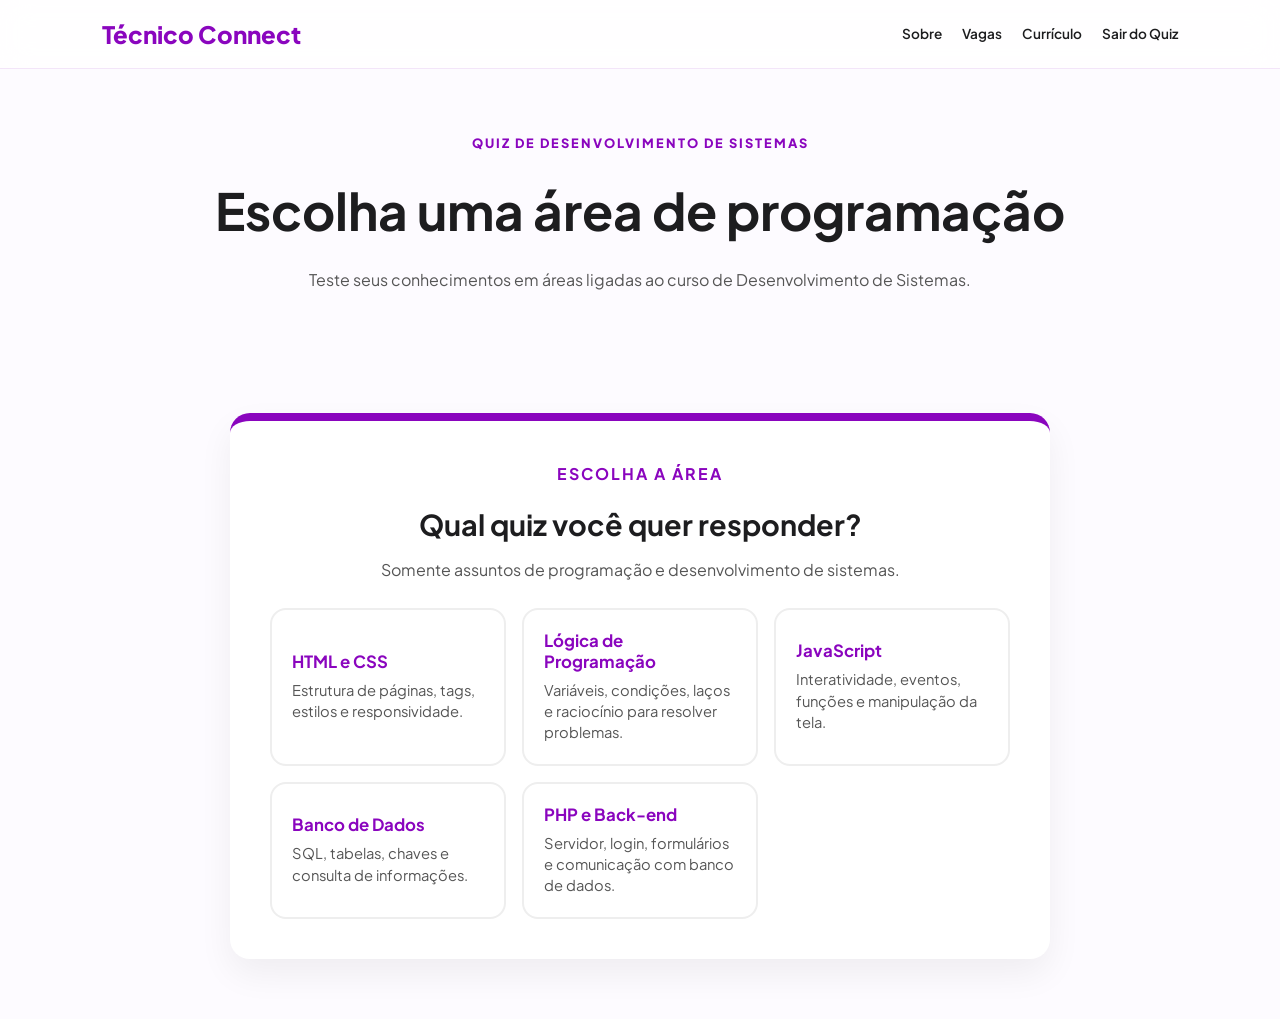
<file: TecnicoConnect-main/TecnicoConnect-main/TCC/quiz.html>
<!DOCTYPE html>
<html lang="pt-br">
<head>
    <meta charset="UTF-8">
    <meta name="viewport" content="width=device-width, initial-scale=1.0">
    <title>Quiz por Área | Técnico Connect</title>
    <link rel="stylesheet" href="styles/styles.css">
    <link href="https://fonts.googleapis.com/css2?family=Plus+Jakarta+Sans:wght@400;600;700;800&display=swap" rel="stylesheet">
</head>
<body>

<nav>
    <a href="index.php" class="logo">Técnico Connect</a>
    <div class="nav-links">
        <a href="sobre.php">Sobre</a>
        <a href="vagas.php">Vagas</a>
        <a href="guiacurriculo.php">Currículo</a>
        <a href="index.php" class="btn-login-nav">Sair do Quiz</a>
    </div>
</nav>

<header class="section header-quiz">
    <div class="reveal active">
        <span class="tag-passo-quiz">QUIZ DE DESENVOLVIMENTO DE SISTEMAS</span>
        <h1>Escolha uma área de programação</h1>
        <p>Teste seus conhecimentos em áreas ligadas ao curso de Desenvolvimento de Sistemas.</p>
    </div>
</header>

<main class="section">
    <div id="quiz-container" class="container-centralizado quiz-card">
        <div id="area-selection" class="reveal active quiz-area-selection">
            <h4 class="label-teste">ESCOLHA A ÁREA</h4>
            <h2 class="titulo-pergunta">Qual quiz você quer responder?</h2>
            <p class="quiz-area-subtitle">Somente assuntos de programação e desenvolvimento de sistemas.</p>
            <div id="area-options-container" class="quiz-area-grid"></div>
        </div>

        <div id="quiz-content" class="reveal active" style="display:none;">
            <h4 id="quiz-area-label" class="label-teste">NÍVEL DO DESENVOLVEDOR</h4>
            <button type="button" id="back-to-areas" class="btn-outline btn-voltar-area">Trocar área</button>
            <div class="quiz-progresso"><span id="quiz-progress-text">Pergunta 1 de 5</span></div>
            <h2 id="question-text" class="titulo-pergunta">Carregando...</h2>
            <div id="options-container"></div>
        </div>

        <div id="result-container" class="reveal result-final">
            <h2>Quiz Finalizado!</h2>
            <p id="result-text" class="texto-resultado"></p>
            <p id="level-text" class="nivel-resultado"></p>
            <p>Esse nível pode ser usado no perfil do desenvolvedor para mostrar conhecimento em programação.</p><br>
            <a href="plataforma/index.html?auth=register" class="btn-roxo">Criar perfil na plataforma</a>
            <a href="quiz.html" class="btn-outline">Escolher outro quiz</a>
        </div>
    </div>
</main>

<script src="script.js"></script>
</body>
</html>
</file>
<file: TecnicoConnect-main/TecnicoConnect-main/TCC/styles/styles.css>
* { 
    margin: 0; 
    padding: 0; 
    box-sizing: border-box; 
    font-family: 'Plus Jakarta Sans', sans-serif; 
    transition: 0.3s; 
}

body { 
    background: #fdfbff; 
    color: #1d1d1f; 
    overflow-x: hidden; 
    line-height: 1.6; 
}


nav {
    display: flex; 
    justify-content: space-between; 
    align-items: center;
    padding: 15px 8%; 
    background: rgba(255, 255, 255, 0.8); 
    backdrop-filter: blur(15px);
    position: sticky; 
    top: 0; 
    z-index: 1000; 
    border-bottom: 1px solid rgba(138, 5, 190, 0.1);
}

.logo { 
    font-weight: 800; 
    font-size: 1.5rem; 
    color: #8A05BE; 
    text-decoration: none; 
}

.nav-links { 
    display: flex; 
    align-items: center; 
    gap: 20px; 
}

.nav-links a { 
    text-decoration: none; 
    color: #1d1d1f; 
    font-weight: 600; 
    font-size: 0.85rem; 
}

.btn-padding-quiz { 
    padding: 8px 20px; 
}


.btn-roxo { 
    background: #8A05BE; 
    color: #ffffff !important; 
    padding: 15px 35px; 
    border-radius: 50px; 
    text-decoration: none; 
    font-weight: 700; 
    border: none; 
    cursor: pointer; 
    display: inline-block; 
    text-align: center; 
}

.btn-logcad-nav { 
    background: rgba(138, 5, 190, 0.1); 
    color: #8A05BE !important; 
    padding: 8px 20px; 
    border-radius: 12px; 
    border: 1px solid #8A05BE; 
}

.btn-outline { 
    border: 2px solid #8A05BE; 
    color: #8A05BE; 
    padding: 15px 35px; 
    border-radius: 50px; 
    text-decoration: none; 
    font-weight: 700; 
}


.hero { 
    padding: 100px 8%; 
    text-align: center; 
}

.hero h1 { 
    font-size: clamp(2.5rem, 5vw, 4rem); 
    font-weight: 800; 
    letter-spacing: -2px; 
    line-height: 1.1; 
}

.hero span { 
    color: #8A05BE; 
}

.hero-buttons { 
    margin-top: 30px; 
    display: flex; 
    gap: 15px; 
    justify-content: center; 
}


.valor-hora-text { 
    font-size: 4.5rem; 
    margin: 15px 0; 
    font-weight: 900; 
}

.desc-nivel-text { 
    opacity: 0.9; 
}


.section-tecnologias { 
    background: #f9f9f9; 
    padding: 80px 20px !important; 
}

.header-tecnologias { 
    text-align: center; 
    margin-bottom: 60px; 
}

.titulo-tecnologias { 
    margin-top: 10px; 
    font-size: 2.5rem; 
}

.subtitulo-tecnologias { 
    color: #666666; 
    max-width: 600px; 
    margin: 0 auto; 
}

.container-info-boxes { 
    display: grid; 
    grid-template-columns: repeat(auto-fit, minmax(280px, 1fr)); 
    gap: 40px; 
    max-width: 1100px; 
    margin: 0 auto; 
    justify-items: center; 
}

.box-estilizada {
    background: #ffffff; 
    width: 100%; 
    max-width: 320px; 
    aspect-ratio: 1 / 1;
    border-radius: 20px; 
    border-top: 8px solid #8A2BE2; 
    box-shadow: 0 15px 35px rgba(0,0,0,0.06); 
    display: flex; 
    flex-direction: column; 
    justify-content: center; 
    align-items: center; 
    text-align: center; 
    padding: 30px; 
    box-sizing: border-box; 
}

.box-estilizada h3 { 
    margin-bottom: 15px; 
    font-size: 1.4rem; 
}

.box-estilizada p { 
    line-height: 1.5; 
    color: #444444; 
    font-size: 0.95rem; 
    margin: 0; 
}

.logos-parceiros { 
    margin-top: 90px; 
    display: flex; 
    justify-content: center; 
    align-items: center; 
    opacity: 0.5; 
    filter: grayscale(100%); 
    flex-wrap: wrap; 
    gap: 40px; 
}

.parceiro-nome { 
    font-size: 1.1rem; 
    letter-spacing: 2px; 
}

.section { 
    padding: 60px 8%; 
    max-width: 1200px; 
    margin: 0 auto; 
}

.info-box { 
    transition: transform 0.3s ease, box-shadow 0.3s ease; 
}

.info-box:hover { 
    transform: translateY(-10px); 
    box-shadow: 0 15px 35px rgba(138, 5, 190, 0.1); 
}


.faq-titulo { 
    text-align: center; 
    margin-bottom: 40px; 
}

.faq-container { 
    max-width: 800px; 
    margin: 0 auto; 
}

.faq-item { 
    background: #ffffff; 
    margin-bottom: 10px; 
    border-radius: 15px; 
    overflow: hidden; 
    cursor: pointer; 
    border: 1px solid rgba(0,0,0,0.05); 
}

.faq-question { 
    padding: 20px; 
    font-weight: 700; 
    display: flex; 
    justify-content: space-between; 
}

.faq-answer { 
    padding: 0 20px; 
    max-height: 0; 
    overflow: hidden; 
    transition: 0.3s; 
    opacity: 0; 
}

.faq-item.active .faq-answer { 
    padding: 0 20px 20px 20px; 
    max-height: 100px; 
    opacity: 1; 
}


.footer-site {
    background: #111111;
    color: #ffffff;
    padding: 42px 0 24px;
    margin-top: 60px;
}

.footer-content {
    width: min(1100px, 92%);
    margin: 0 auto;
    display: grid;
    grid-template-columns: 1.4fr 1fr 1.2fr;
    gap: 40px;
    align-items: start;
}

.footer-site h3,
.footer-site h4 {
    margin-bottom: 10px;
}

.footer-site p {
    color: #cfcfcf;
    line-height: 1.5;
}

.footer-links {
    display: flex;
    flex-direction: column;
    gap: 8px;
}

.footer-site a {
    color: #cfcfcf;
    text-decoration: none;
    font-size: 0.95rem;
}

.footer-site a:hover {
    color: #ffffff;
}

.footer-btn {
    display: inline-block;
    margin-top: 12px;
    padding: 10px 18px;
    border-radius: 10px;
    background: #9300ce;
    color: #ffffff !important;
    font-weight: 700;
}

.footer-copy {
    width: min(1100px, 92%);
    margin: 34px auto 0;
    padding-top: 18px;
    border-top: 1px solid rgba(255,255,255,0.10);
    text-align: center;
    color: #a8a8a8;
    font-size: 0.85rem;
}

@media (max-width: 760px) {
    .footer-content {
        grid-template-columns: 1fr;
        gap: 24px;
    }
}


.reveal { 
    opacity: 0; 
    transform: translateY(40px); 
    transition: 1s ease-out; 
}

.reveal.active { 
    opacity: 1; 
    transform: translateY(0); 
}




#options-container {
    display: flex;
    flex-direction: column;
    gap: 15px;
    margin-top: 20px;
}

.option-btn {
    width: 100%;
    padding: 18px 25px;
    background: #ffffff;
    border: 2px solid #eeeeee;
    border-radius: 12px;
    text-align: left;
    cursor: pointer;
    color: #1d1d1f;
    font-weight: 600;
    font-size: 1rem;
    transition: all 0.2s ease;
}

.option-btn:hover {
    border-color: #8A05BE;
    background: #fdfbff;
    transform: translateX(5px);
}


.option-btn.correct {
    border-color: #00f593 !important; 
    background: #e6fff5;
    color: #166534;
}

.option-btn.wrong {
    border-color: #ff4d4d !important; 
    background: #fff5f5;
    color: #991b1b;
}

.result-final {
    display: none; 
    text-align: center;
}


.result-final.mostrar {
    display: block !important;
    opacity: 1;
    transform: translateY(0);
}

.samsung-hero {
    padding: 120px 8% 80px;
    text-align: center;
    background: #ffffff;
}

.samsung-tag {
    font-weight: 700;
    letter-spacing: 3px;
    color: #8A05BE;
    font-size: 0.8rem;
    display: block;
    margin-bottom: 20px;
}

.samsung-hero h1 {
    font-size: clamp(2.5rem, 6vw, 4.5rem);
    line-height: 1.05;
    margin-bottom: 30px;
    color: #000;
}

.samsung-hero p {
    max-width: 700px;
    margin: 0 auto;
    font-size: 1.2rem;
    color: #555;
}

.section-gray {
    background: #f4f4f4;
    padding: 100px 8%;
}

.container-samsung {
    max-width: 1200px;
    margin: 0 auto;
}

.samsung-grid {
    display: grid;
    grid-template-columns: repeat(auto-fit, minmax(300px, 1fr));
    gap: 30px;
}

.samsung-card {
    background: #fff;
    padding: 50px;
    border-radius: 0px; 
    transition: 0.4s;
}

.samsung-card:hover {
    transform: translateY(-5px);
    box-shadow: 0 20px 40px rgba(0,0,0,0.05);
}

.samsung-card h3 {
    font-size: 1.8rem;
    margin: 20px 0;
}

.section-white {
    padding: 100px 8%;
    background: #fff;
}

.container-flex {
    display: flex;
    align-items: center;
    gap: 60px;
    max-width: 1200px;
    margin: 0 auto;
    flex-wrap: wrap;
}

.flex-text {
    flex: 1;
    min-width: 300px;
}

.flex-text h2 {
    font-size: 3rem;
    margin-bottom: 20px;
}

.flex-image {
    flex: 1;
    min-width: 300px;
}

.flex-image img {
    width: 100%;
    border-radius: 20px;
    filter: grayscale(20%);
}

.btn-roxo {
    border-radius: 5px !important; 
    text-transform: uppercase;
    font-size: 0.9rem;
    letter-spacing: 1px;
}



.btn-plataforma-nav {
    background:  #8A05BE;
    color: #ffffff !important;
    padding: 9px 22px;
    border-radius: 12px;
    font-weight: 700;
    font-size: 0.85rem;
    text-decoration: none;
    border: none;
    box-shadow: 0 2px 12px rgba(138, 5, 190, 0.35);
    transition: transform 0.2s, box-shadow 0.2s;
    white-space: nowrap;
}
.btn-plataforma-nav:hover {
    transform: translateY(-2px);
    box-shadow: 0 6px 20px rgba(138, 5, 190, 0.5);
    color: #ffffff !important;
}


.btn-plataforma-hero {
    background: linear-gradient(135deg, #6d28d9, #8A05BE) !important;
    box-shadow: 0 4px 20px rgba(109, 40, 217, 0.4);
    animation: pulse-plataforma 2.5s infinite;
}
@keyframes pulse-plataforma {
    0%, 100% { box-shadow: 0 4px 20px rgba(109, 40, 217, 0.4); }
    50%       { box-shadow: 0 4px 30px rgba(109, 40, 217, 0.75); }
}


/* Quiz de TI */
.header-quiz {
    text-align: center;
}

.header-quiz h1 {
    font-size: clamp(2rem, 4vw, 3.2rem);
    margin: 15px 0;
}

.header-quiz p {
    max-width: 720px;
    margin: 0 auto;
    color: #555555;
}

.tag-passo-quiz,
.tag-passo {
    font-weight: 800;
    letter-spacing: 2px;
    color: #8A05BE;
    font-size: 0.8rem;
}

.container-centralizado {
    max-width: 820px;
    margin: 0 auto;
}

.quiz-card,
.quiz-home-card {
    background: #ffffff;
    border-radius: 20px;
    box-shadow: 0 15px 35px rgba(0,0,0,0.06);
    padding: 40px;
    border-top: 8px solid #8A05BE;
}

.quiz-home-card {
    text-align: center;
    max-width: 850px;
    margin: 0 auto;
}

.quiz-home-card h2 {
    font-size: 2.2rem;
    margin: 12px 0;
}

.quiz-home-card p {
    color: #444444;
    margin-bottom: 25px;
}

.label-teste {
    color: #8A05BE;
    letter-spacing: 2px;
    margin-bottom: 10px;
}

.titulo-pergunta {
    margin: 15px 0 10px;
    font-size: 1.8rem;
}

.quiz-progresso {
    color: #666666;
    font-weight: 700;
    margin-bottom: 10px;
}

.texto-resultado {
    font-size: 1.2rem;
    font-weight: 700;
    margin: 15px 0;
}

.nivel-resultado {
    font-size: 1.6rem;
    font-weight: 800;
    color: #8A05BE;
    margin-bottom: 10px;
}


/* Modo noturno TecnicoConnect */
body[data-theme="dark"] {
    background: #0f0f16;
    color: #f5f5fb;
}
body[data-theme="dark"] nav {
    background: rgba(18, 18, 28, 0.92);
    border-bottom-color: rgba(255,255,255,0.08);
}
body[data-theme="dark"] .nav-links a,
body[data-theme="dark"] .logo,
body[data-theme="dark"] h1,
body[data-theme="dark"] h2,
body[data-theme="dark"] h3,
body[data-theme="dark"] p,
body[data-theme="dark"] label {
    color: #f5f5fb;
}
body[data-theme="dark"] .logo,
body[data-theme="dark"] .hero span,
body[data-theme="dark"] .tag-passo {
    color: #b57cff;
}
body[data-theme="dark"] .box-estilizada,
body[data-theme="dark"] .quiz-home-card,
body[data-theme="dark"] .card,
body[data-theme="dark"] .footer-site,
body[data-theme="dark"] .form-box,
body[data-theme="dark"] .curriculo-card,
body[data-theme="dark"] .vaga-card {
    background: #191927;
    color: #f5f5fb;
    border-color: rgba(255,255,255,0.08);
}
body[data-theme="dark"] input,
body[data-theme="dark"] select,
body[data-theme="dark"] textarea {
    background: #11111b;
    color: #f5f5fb;
    border-color: rgba(255,255,255,0.15);
}
body[data-theme="dark"] .section-tecnologias,
body[data-theme="dark"] .footer-copy {
    background: #11111b;
}
.theme-toggle {
    width: 38px;
    height: 38px;
    border-radius: 50%;
    border: 1px solid rgba(138, 5, 190, 0.25);
    background: rgba(138, 5, 190, 0.10);
    color: #8A05BE;
    font-size: 1.25rem;
    font-weight: 800;
    cursor: pointer;
    display: inline-flex;
    align-items: center;
    justify-content: center;
    line-height: 1;
}
body[data-theme="dark"] .theme-toggle {
    background: rgba(255,255,255,0.08);
    color: #f7d56f;
    border-color: rgba(255,255,255,0.15);
}


/* ===== Currículo / modo noturno ===== */
.curriculo-hero {
    background: linear-gradient(135deg, #8A05BE, #5b0091);
    color: #ffffff;
    border-radius: 0 0 60px 60px;
    text-align: center;
    padding: 90px 8%;
    margin-bottom: 10px;
}
.curriculo-main {
    max-width: 950px;
}
.curriculo-box {
    padding: 25px;
    background: #ffffff;
    border-radius: 20px;
    margin-bottom: 20px;
    border-left: 5px solid #8A05BE;
    box-shadow: 0 8px 25px rgba(0,0,0,0.06);
}
.curriculo-atalhos {
    padding: 22px;
    margin-bottom: 25px;
}
.curriculo-links-rapidos, .curriculo-cta-botoes {
    display: flex;
    gap: 12px;
    flex-wrap: wrap;
}
.curriculo-cta {
    text-align: center;
    background: rgba(138, 5, 190, 0.05);
    border-radius: 40px;
    margin-bottom: 80px;
}
.curriculo-box h2, .curriculo-box h3 {
    color: #1f1f2e;
}
.curriculo-box p {
    color: #5a5a70;
}
body[data-theme="dark"] .curriculo-hero {
    background: linear-gradient(135deg, #6d11a8, #250438);
}
body[data-theme="dark"] .curriculo-box {
    background: #191927;
    color: #f5f5fb;
    border-color: #a259ff;
    box-shadow: 0 10px 30px rgba(0,0,0,0.35);
}
body[data-theme="dark"] .curriculo-box h2,
body[data-theme="dark"] .curriculo-box h3,
body[data-theme="dark"] .curriculo-box p {
    color: #f5f5fb;
}
body[data-theme="dark"] .curriculo-cta {
    background: rgba(138, 5, 190, 0.12);
}
body[data-theme="dark"] .curriculo-links-rapidos .btn-outline {
    border-color: rgba(255,255,255,0.18);
}
@media (max-width: 768px) {
    .curriculo-hero {
        padding: 70px 8% 60px;
        border-radius: 0 0 35px 35px;
    }
    .curriculo-box {
        padding: 20px;
    }
}


/* ===== Ajuste de contraste no modo noturno ===== */
body[data-theme="dark"] {
    color: #f4f4ff;
}

body[data-theme="dark"] p,
body[data-theme="dark"] span,
body[data-theme="dark"] li,
body[data-theme="dark"] small,
body[data-theme="dark"] .faq-answer,
body[data-theme="dark"] .footer-copy,
body[data-theme="dark"] .footer-site p,
body[data-theme="dark"] .footer-site a {
    color: #e9e7f5 !important;
    opacity: 1 !important;
}

body[data-theme="dark"] h1,
body[data-theme="dark"] h2,
body[data-theme="dark"] h3,
body[data-theme="dark"] h4,
body[data-theme="dark"] .faq-question,
body[data-theme="dark"] .parceiro-nome {
    color: #ffffff !important;
    opacity: 1 !important;
}

body[data-theme="dark"] .curriculo-box,
body[data-theme="dark"] .info-box,
body[data-theme="dark"] .faq-item,
body[data-theme="dark"] .quiz-home-card,
body[data-theme="dark"] .vaga-card,
body[data-theme="dark"] .box-estilizada {
    background: #1a1827 !important;
    color: #f4f4ff !important;
}

body[data-theme="dark"] .curriculo-box p,
body[data-theme="dark"] .info-box p,
body[data-theme="dark"] .vaga-card p,
body[data-theme="dark"] .box-estilizada p {
    color: #e9e7f5 !important;
}

body[data-theme="dark"] .tag-passo,
body[data-theme="dark"] .destaque,
body[data-theme="dark"] strong {
    color: #c99bff !important;
}

body[data-theme="dark"] input::placeholder,
body[data-theme="dark"] textarea::placeholder {
    color: #bdb7ce !important;
    opacity: 1 !important;
}

/* Escolha de áreas do quiz - Desenvolvimento de Sistemas */
.quiz-area-selection {
    text-align: center;
}

.quiz-area-subtitle {
    color: #555555;
    margin: 0 auto 25px;
    max-width: 650px;
}

.quiz-area-grid {
    display: grid;
    grid-template-columns: repeat(auto-fit, minmax(220px, 1fr));
    gap: 16px;
    margin-top: 25px;
}

.quiz-area-btn {
    background: #ffffff;
    border: 2px solid #eeeeee;
    border-radius: 16px;
    padding: 20px;
    text-align: left;
    cursor: pointer;
    transition: all 0.2s ease;
    color: #1d1d1f;
}

.quiz-area-btn strong {
    display: block;
    color: #8A05BE;
    font-size: 1.05rem;
    margin-bottom: 8px;
}

.quiz-area-btn span {
    display: block;
    color: #555555;
    line-height: 1.45;
    font-size: 0.92rem;
}

.quiz-area-btn:hover {
    border-color: #8A05BE;
    background: #fdfbff;
    transform: translateY(-3px);
}

.btn-voltar-area {
    margin-bottom: 15px;
    padding: 10px 16px;
}

.option-btn:disabled {
    cursor: not-allowed;
}

body[data-theme="dark"] .quiz-area-btn {
    background: #181818;
    border-color: #333333;
    color: #f5f5f5;
}

body[data-theme="dark"] .quiz-area-btn span,
body[data-theme="dark"] .quiz-area-subtitle {
    color: #d7d7d7;
}


/* ===== Correção final: textos apagados no modo noturno ===== */
body[data-theme="dark"],
body[data-theme="dark"] main,
body[data-theme="dark"] section,
body[data-theme="dark"] article,
body[data-theme="dark"] div {
    color: #f4f1ff;
}
body[data-theme="dark"] p,
body[data-theme="dark"] span,
body[data-theme="dark"] li,
body[data-theme="dark"] small,
body[data-theme="dark"] a,
body[data-theme="dark"] label,
body[data-theme="dark"] td,
body[data-theme="dark"] th,
body[data-theme="dark"] .subtitulo,
body[data-theme="dark"] .descricao,
body[data-theme="dark"] .texto,
body[data-theme="dark"] .card p,
body[data-theme="dark"] .card span,
body[data-theme="dark"] .card li,
body[data-theme="dark"] .quiz-area-subtitle,
body[data-theme="dark"] .quiz-area-btn span,
body[data-theme="dark"] .nivel-resultado,
body[data-theme="dark"] .curriculo-box p,
body[data-theme="dark"] .vaga-card p,
body[data-theme="dark"] .footer-site,
body[data-theme="dark"] .footer-site * {
    color: #eee9ff !important;
    opacity: 1 !important;
}
body[data-theme="dark"] h1,
body[data-theme="dark"] h2,
body[data-theme="dark"] h3,
body[data-theme="dark"] h4,
body[data-theme="dark"] h5,
body[data-theme="dark"] h6,
body[data-theme="dark"] strong,
body[data-theme="dark"] b,
body[data-theme="dark"] .titulo,
body[data-theme="dark"] .card-title {
    color: #ffffff !important;
    opacity: 1 !important;
}
body[data-theme="dark"] .box-estilizada,
body[data-theme="dark"] .quiz-home-card,
body[data-theme="dark"] .quiz-area-btn,
body[data-theme="dark"] .card,
body[data-theme="dark"] .curriculo-card,
body[data-theme="dark"] .curriculo-box,
body[data-theme="dark"] .vaga-card,
body[data-theme="dark"] .form-box,
body[data-theme="dark"] .info-box,
body[data-theme="dark"] .faq-item {
    background: #191827 !important;
    border-color: rgba(255,255,255,.16) !important;
    color: #f4f1ff !important;
}
body[data-theme="dark"] input,
body[data-theme="dark"] select,
body[data-theme="dark"] textarea {
    background: #11111b !important;
    color: #ffffff !important;
    border-color: rgba(255,255,255,.22) !important;
}
body[data-theme="dark"] input::placeholder,
body[data-theme="dark"] textarea::placeholder {
    color: #c9c2da !important;
    opacity: 1 !important;
}
body[data-theme="dark"] .btn,
body[data-theme="dark"] button,
body[data-theme="dark"] .btn-primary,
body[data-theme="dark"] .btn-outline {
    opacity: 1 !important;
}
body[data-theme="dark"] .btn-outline {
    color: #ffffff !important;
    border-color: rgba(255,255,255,.30) !important;
}
</file>
